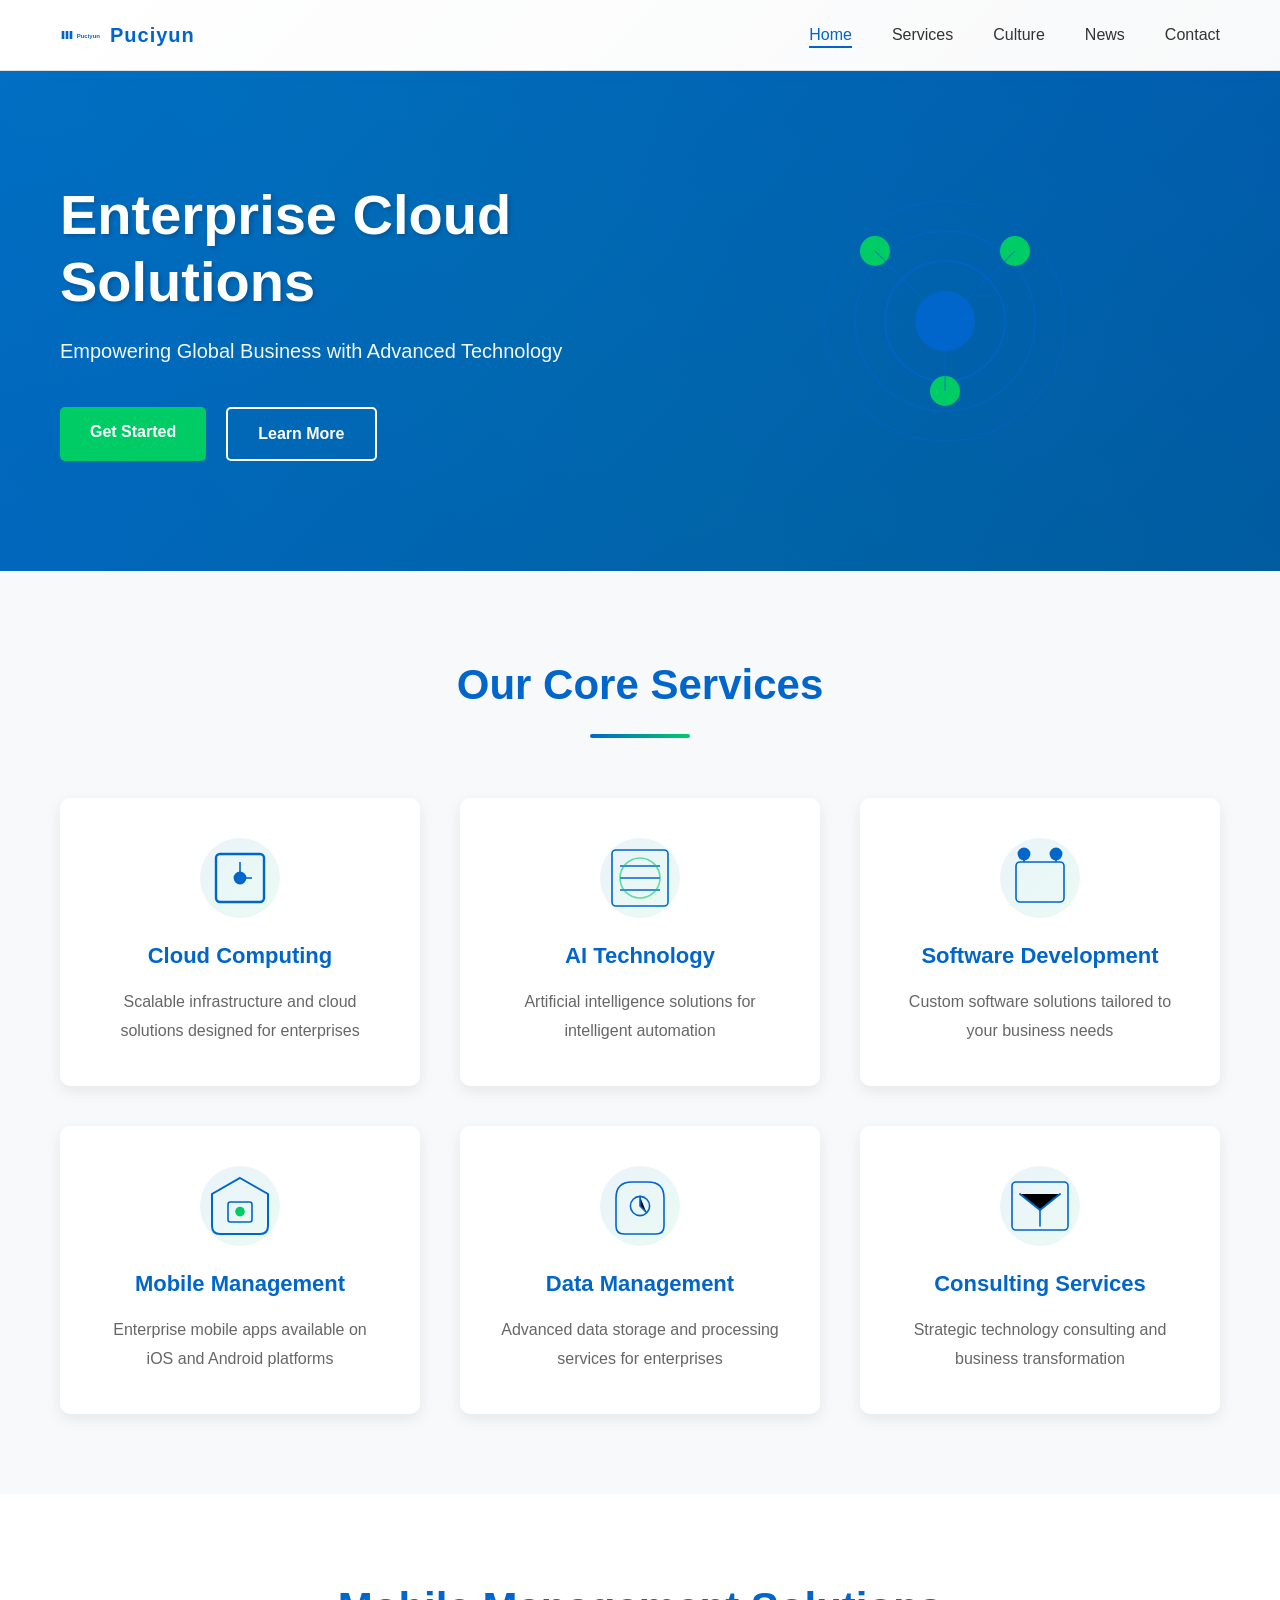
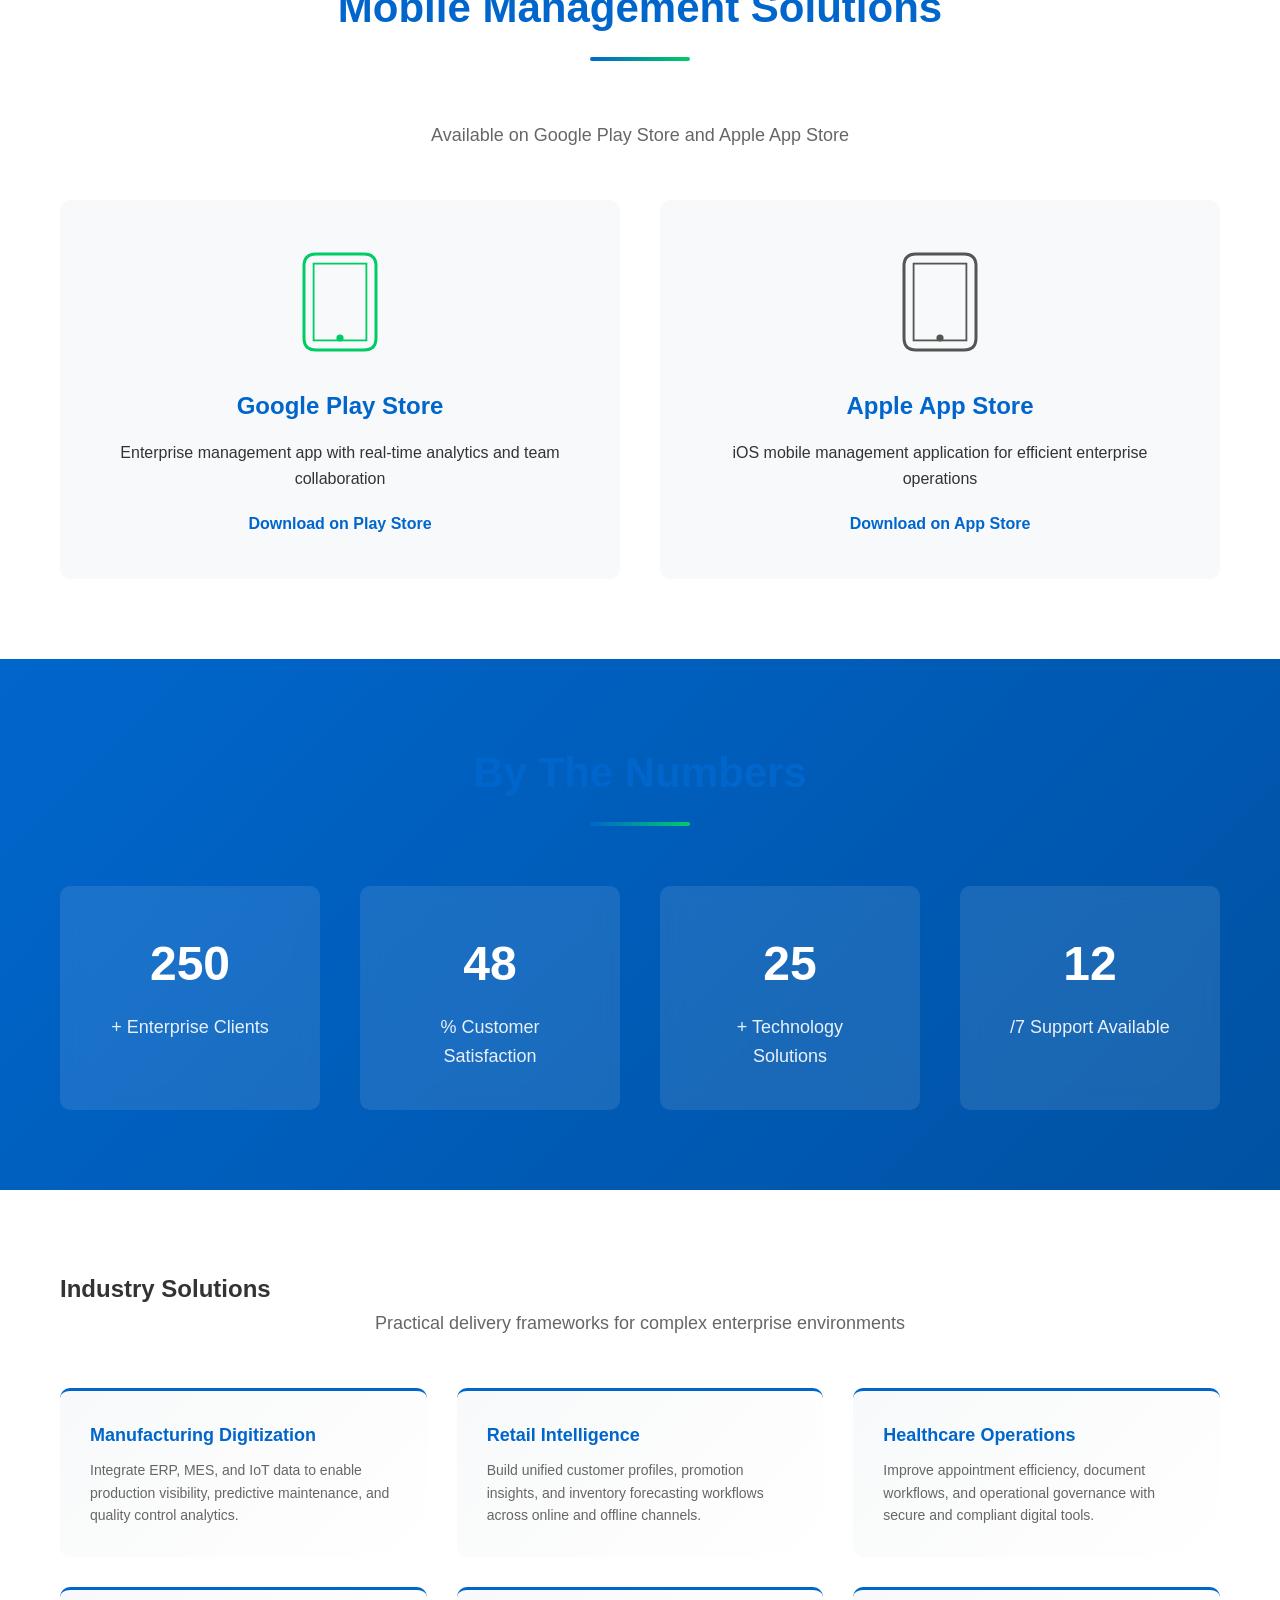
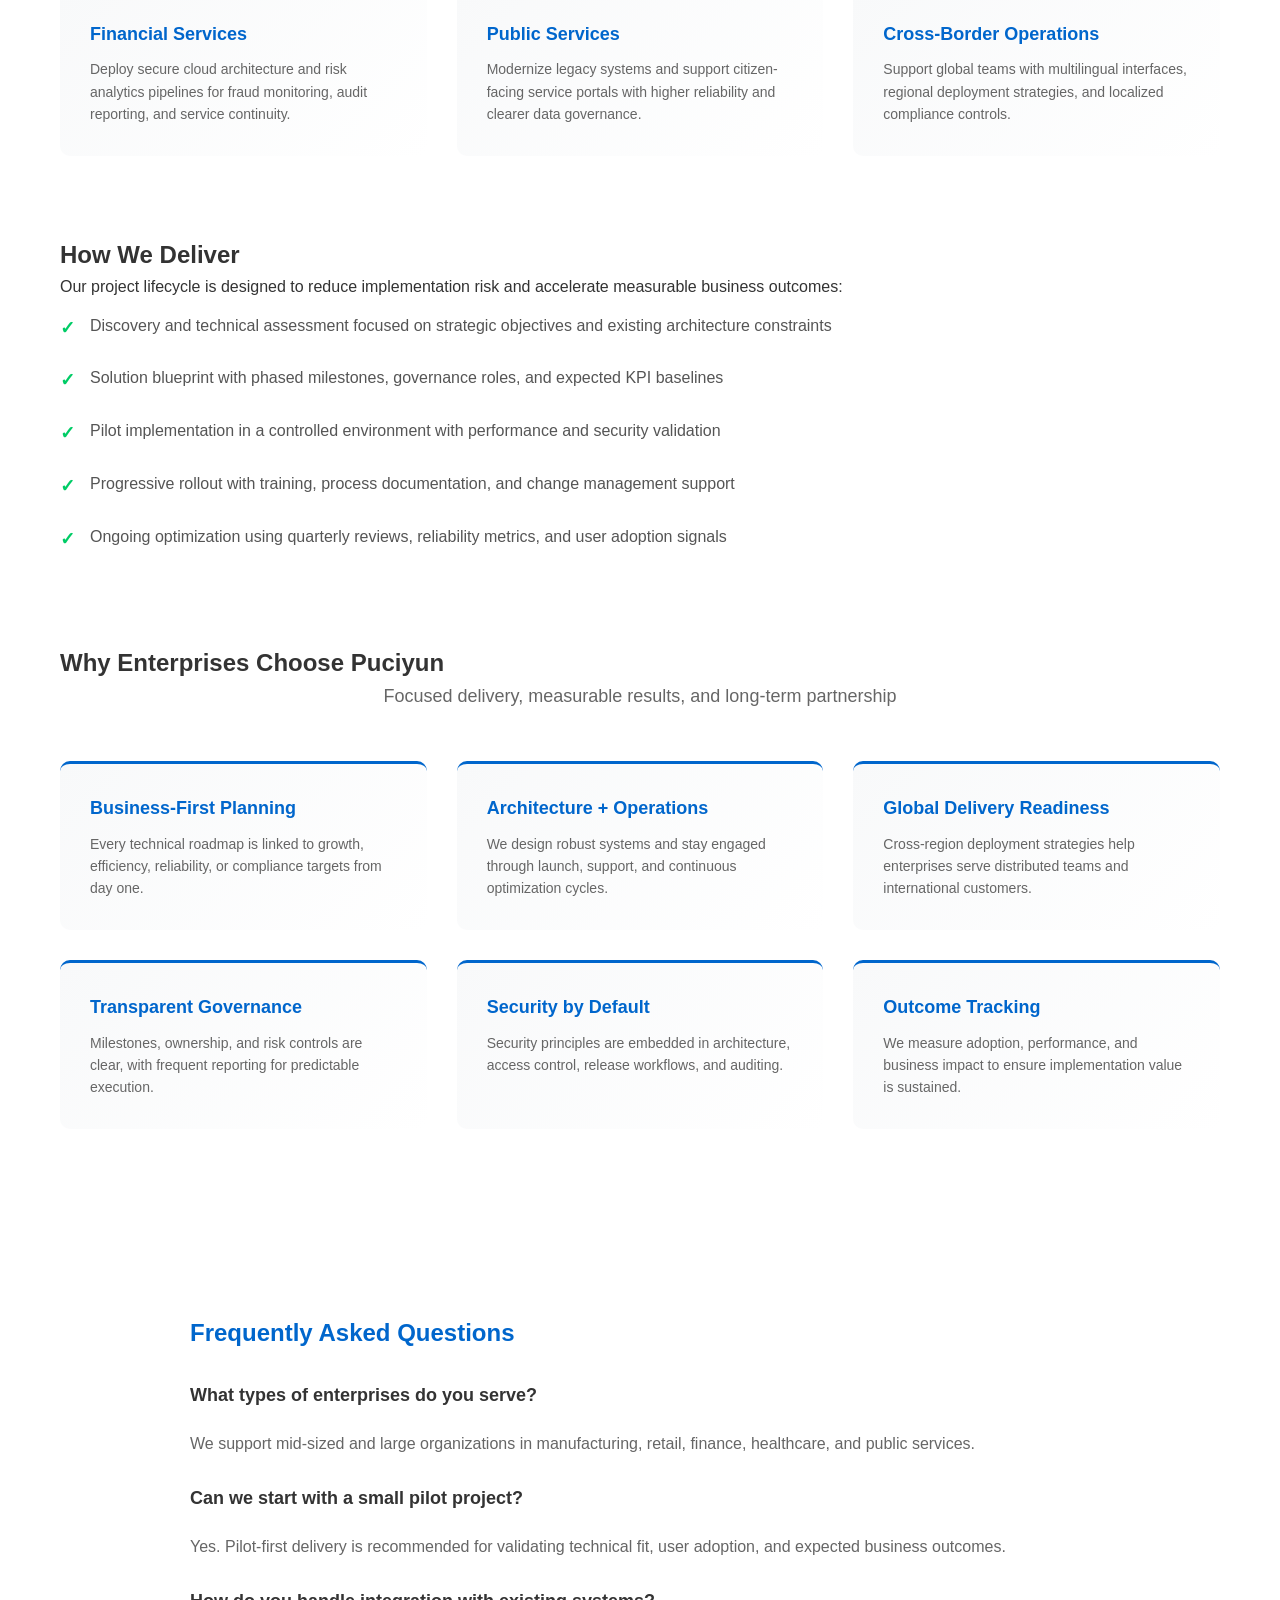
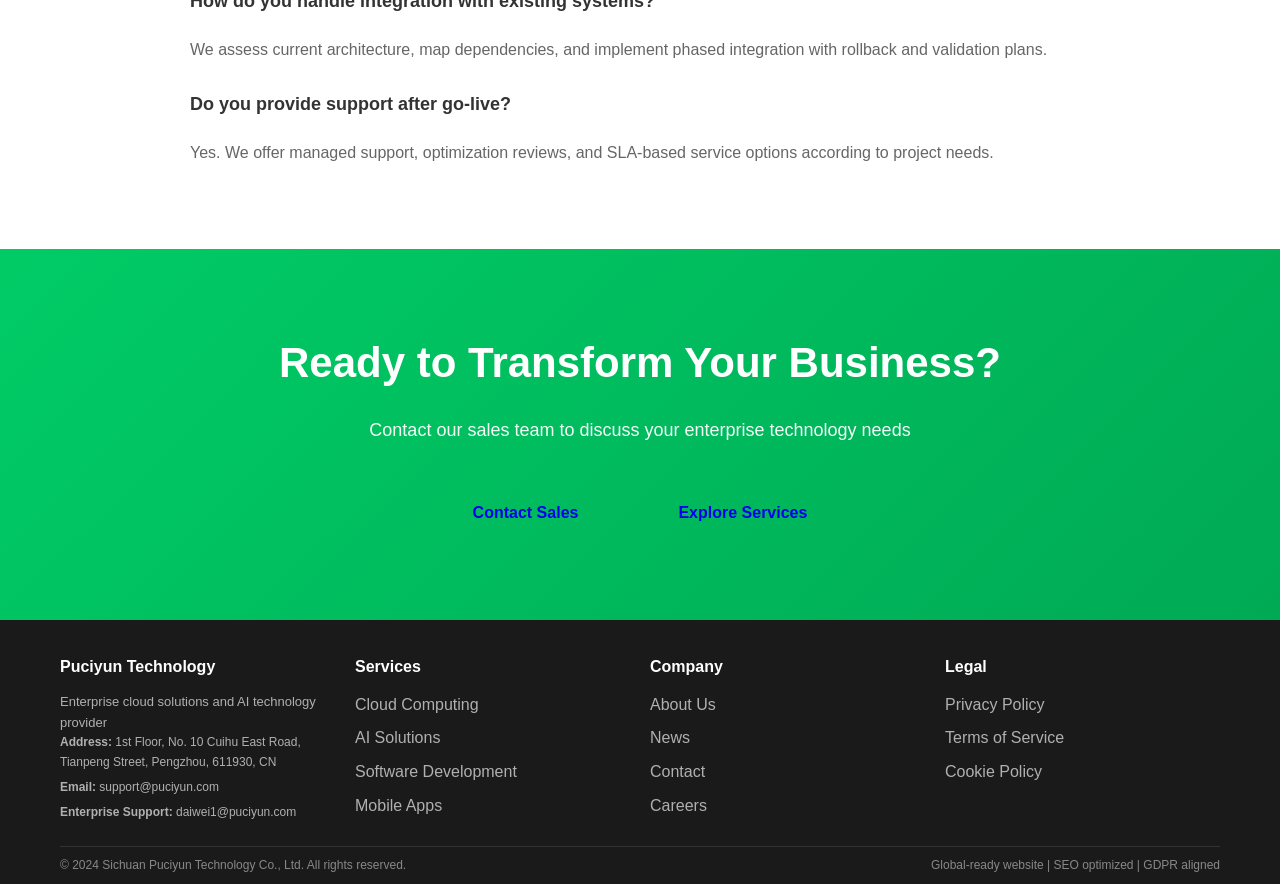
<file: index.html>
<!DOCTYPE html>
<html lang="en">
<head>
    <meta charset="UTF-8">
    <meta name="viewport" content="width=device-width, initial-scale=1.0">
    <meta name="description" content="Sichuan Puciyun Technology Co., Ltd - Cloud Computing, AI, and Enterprise Solutions for Global Markets">
    <meta name="keywords" content="cloud computing, AI technology, software development, enterprise solutions, mobile management app">
    <meta name="author" content="Sichuan Puciyun Technology Co., Ltd">
    <meta name="robots" content="index, follow">
    <meta property="og:title" content="Puciyun Technology - Enterprise Solutions">
    <meta property="og:description" content="Cloud Computing, AI, and Enterprise Technology Solutions">
    <meta property="og:type" content="website">
    <meta property="og:url" content="https://puciyun.com">
    <title>Puciyun Technology - Enterprise Cloud Solutions</title>
    <link rel="canonical" href="https://puciyun.com">
    <link rel="stylesheet" href="css/style.css">
    <link rel="icon" type="image/svg+xml" href="images/favicon.svg">
</head>
<body>
    <!-- Navigation Header -->
    <header class="header">
        <nav class="navbar">
            <div class="container">
                <div class="nav-wrapper">
                    <div class="logo-section">
                        <svg class="logo" viewBox="0 0 120 40" xmlns="http://www.w3.org/2000/svg">
                            <rect x="5" y="8" width="8" height="24" fill="#0066cc" rx="1"/>
                            <rect x="17" y="8" width="8" height="24" fill="#0066cc" rx="1"/>
                            <rect x="29" y="8" width="8" height="24" fill="#0066cc" rx="1"/>
                            <text x="50" y="28" font-size="18" font-weight="bold" fill="#0066cc" font-family="Arial, sans-serif">Puciyun</text>
                        </svg>
                        <span class="brand-name">Puciyun</span>
                    </div>
                    <button class="menu-toggle" id="menuToggle">
                        <span></span>
                        <span></span>
                        <span></span>
                    </button>
                    <ul class="nav-menu" id="navMenu">
                        <li><a href="index.html" class="active">Home</a></li>
                        <li><a href="pages/services.html">Services</a></li>
                        <li><a href="pages/culture.html">Culture</a></li>
                        <li><a href="pages/news.html">News</a></li>
                        <li><a href="pages/contact.html">Contact</a></li>
                    </ul>
                </div>
            </div>
        </nav>
    </header>

    <!-- Hero Section with Animation -->
    <section class="hero">
        <div class="hero-background">
            <div class="animated-gradient"></div>
        </div>
        <div class="container">
            <div class="hero-content">
                <h1 class="hero-title">Enterprise Cloud Solutions</h1>
                <p class="hero-subtitle">Empowering Global Business with Advanced Technology</p>
                <div class="hero-cta">
                    <a href="pages/contact.html" class="btn btn-primary">Get Started</a>
                    <a href="pages/services.html" class="btn btn-secondary">Learn More</a>
                </div>
            </div>
            <div class="hero-graphics">
                <svg class="hero-svg" viewBox="0 0 300 300" xmlns="http://www.w3.org/2000/svg">
                    <circle cx="150" cy="150" r="120" fill="none" stroke="#0066cc" stroke-width="2" opacity="0.3"/>
                    <circle cx="150" cy="150" r="90" fill="none" stroke="#0066cc" stroke-width="2" opacity="0.5"/>
                    <circle cx="150" cy="150" r="60" fill="none" stroke="#0066cc" stroke-width="2" opacity="0.7"/>
                    <circle cx="150" cy="150" r="30" fill="#0066cc"/>
                    <circle cx="80" cy="80" r="15" fill="#00cc66"/>
                    <circle cx="220" cy="80" r="15" fill="#00cc66"/>
                    <circle cx="150" cy="220" r="15" fill="#00cc66"/>
                    <line x1="150" y1="150" x2="80" y2="80" stroke="#0066cc" stroke-width="1.5" opacity="0.5"/>
                    <line x1="150" y1="150" x2="220" y2="80" stroke="#0066cc" stroke-width="1.5" opacity="0.5"/>
                    <line x1="150" y1="150" x2="150" y2="220" stroke="#0066cc" stroke-width="1.5" opacity="0.5"/>
                </svg>
            </div>
        </div>
    </section>

    <!-- Features Section -->
    <section class="features">
        <div class="container">
            <h2 class="section-title">Our Core Services</h2>
            <div class="features-grid">
                <div class="feature-card">
                    <div class="feature-icon">
                        <svg viewBox="0 0 100 100" xmlns="http://www.w3.org/2000/svg">
                            <rect x="20" y="20" width="60" height="60" fill="none" stroke="#0066cc" stroke-width="3" rx="5"/>
                            <circle cx="50" cy="50" r="8" fill="#0066cc"/>
                            <path d="M 50 50 L 50 30" stroke="#0066cc" stroke-width="2"/>
                            <path d="M 50 50 L 65 50" stroke="#0066cc" stroke-width="2"/>
                        </svg>
                    </div>
                    <h3>Cloud Computing</h3>
                    <p>Scalable infrastructure and cloud solutions designed for enterprises</p>
                </div>
                <div class="feature-card">
                    <div class="feature-icon">
                        <svg viewBox="0 0 100 100" xmlns="http://www.w3.org/2000/svg">
                            <rect x="15" y="15" width="70" height="70" fill="none" stroke="#0066cc" stroke-width="2" rx="5"/>
                            <path d="M 25 35 L 75 35" stroke="#0066cc" stroke-width="2"/>
                            <path d="M 25 50 L 75 50" stroke="#0066cc" stroke-width="2"/>
                            <path d="M 25 65 L 75 65" stroke="#0066cc" stroke-width="2"/>
                            <circle cx="50" cy="50" r="25" fill="none" stroke="#00cc66" stroke-width="2" opacity="0.6"/>
                        </svg>
                    </div>
                    <h3>AI Technology</h3>
                    <p>Artificial intelligence solutions for intelligent automation</p>
                </div>
                <div class="feature-card">
                    <div class="feature-icon">
                        <svg viewBox="0 0 100 100" xmlns="http://www.w3.org/2000/svg">
                            <rect x="20" y="30" width="60" height="50" fill="none" stroke="#0066cc" stroke-width="2" rx="5"/>
                            <circle cx="30" cy="20" r="8" fill="#0066cc"/>
                            <circle cx="70" cy="20" r="8" fill="#0066cc"/>
                            <path d="M 30 20 L 30 30" stroke="#0066cc" stroke-width="2"/>
                            <path d="M 70 20 L 70 30" stroke="#0066cc" stroke-width="2"/>
                        </svg>
                    </div>
                    <h3>Software Development</h3>
                    <p>Custom software solutions tailored to your business needs</p>
                </div>
                <div class="feature-card">
                    <div class="feature-icon">
                        <svg viewBox="0 0 100 100" xmlns="http://www.w3.org/2000/svg">
                            <path d="M 50 15 L 85 35 L 85 75 Q 85 85 75 85 L 25 85 Q 15 85 15 75 L 15 35 Z" fill="none" stroke="#0066cc" stroke-width="2.5"/>
                            <rect x="35" y="45" width="30" height="25" fill="none" stroke="#0066cc" stroke-width="2" rx="3"/>
                            <circle cx="50" cy="57" r="6" fill="#00cc66"/>
                        </svg>
                    </div>
                    <h3>Mobile Management</h3>
                    <p>Enterprise mobile apps available on iOS and Android platforms</p>
                </div>
                <div class="feature-card">
                    <div class="feature-icon">
                        <svg viewBox="0 0 100 100" xmlns="http://www.w3.org/2000/svg">
                            <g>
                                <path d="M 20 40 Q 20 20 40 20 L 60 20 Q 80 20 80 40 L 80 75 Q 80 85 70 85 L 30 85 Q 20 85 20 75 Z" fill="none" stroke="#0066cc" stroke-width="2"/>
                                <circle cx="50" cy="50" r="12" fill="none" stroke="#0066cc" stroke-width="2"/>
                                <path d="M 50 38 L 50 50 L 58 58" stroke="#0066cc" stroke-width="2" stroke-linecap="round"/>
                            </g>
                        </svg>
                    </div>
                    <h3>Data Management</h3>
                    <p>Advanced data storage and processing services for enterprises</p>
                </div>
                <div class="feature-card">
                    <div class="feature-icon">
                        <svg viewBox="0 0 100 100" xmlns="http://www.w3.org/2000/svg">
                            <rect x="15" y="20" width="70" height="60" fill="none" stroke="#0066cc" stroke-width="2" rx="5"/>
                            <path d="M 25 35 L 50 55 L 75 35" stroke="#0066cc" stroke-width="2.5" stroke-linecap="round" stroke-linejoin="round"/>
                            <path d="M 50 55 L 50 75" stroke="#0066cc" stroke-width="2" stroke-linecap="round"/>
                        </svg>
                    </div>
                    <h3>Consulting Services</h3>
                    <p>Strategic technology consulting and business transformation</p>
                </div>
            </div>
        </div>
    </section>

    <!-- Mobile App Section -->
    <section class="mobile-apps">
        <div class="container">
            <h2 class="section-title">Mobile Management Solutions</h2>
            <p class="section-subtitle">Available on Google Play Store and Apple App Store</p>
            <div class="app-showcase">
                <div class="app-card">
                    <div class="app-icon">
                        <svg viewBox="0 0 100 100" xmlns="http://www.w3.org/2000/svg">
                            <path d="M 30 10 L 70 10 Q 80 10 80 20 L 80 80 Q 80 90 70 90 L 30 90 Q 20 90 20 80 L 20 20 Q 20 10 30 10 Z" fill="none" stroke="#00cc66" stroke-width="2.5"/>
                            <rect x="28" y="18" width="44" height="64" fill="none" stroke="#00cc66" stroke-width="1.5"/>
                            <circle cx="50" cy="80" r="3" fill="#00cc66"/>
                        </svg>
                    </div>
                    <h3>Google Play Store</h3>
                    <p>Enterprise management app with real-time analytics and team collaboration</p>
                    <a href="#" class="app-link">Download on Play Store</a>
                </div>
                <div class="app-card">
                    <div class="app-icon">
                        <svg viewBox="0 0 100 100" xmlns="http://www.w3.org/2000/svg">
                            <path d="M 30 10 L 70 10 Q 80 10 80 20 L 80 80 Q 80 90 70 90 L 30 90 Q 20 90 20 80 L 20 20 Q 20 10 30 10 Z" fill="none" stroke="#555555" stroke-width="2.5"/>
                            <rect x="28" y="18" width="44" height="64" fill="none" stroke="#555555" stroke-width="1.5"/>
                            <circle cx="50" cy="80" r="3" fill="#555555"/>
                        </svg>
                    </div>
                    <h3>Apple App Store</h3>
                    <p>iOS mobile management application for efficient enterprise operations</p>
                    <a href="#" class="app-link">Download on App Store</a>
                </div>
            </div>
        </div>
    </section>

    <!-- Statistics Section -->
    <section class="statistics">
        <div class="container">
            <h2 class="section-title">By The Numbers</h2>
            <div class="stats-grid">
                <div class="stat-item">
                    <div class="stat-number" data-target="500">0</div>
                    <div class="stat-label">+ Enterprise Clients</div>
                </div>
                <div class="stat-item">
                    <div class="stat-number" data-target="98">0</div>
                    <div class="stat-label">% Customer Satisfaction</div>
                </div>
                <div class="stat-item">
                    <div class="stat-number" data-target="50">0</div>
                    <div class="stat-label">+ Technology Solutions</div>
                </div>
                <div class="stat-item">
                    <div class="stat-number" data-target="24">0</div>
                    <div class="stat-label">/7 Support Available</div>
                </div>
            </div>
        </div>
    </section>

    <!-- Industry Solutions Section -->
    <section class="services-list">
        <div class="container">
            <h2>Industry Solutions</h2>
            <p class="section-subtitle">Practical delivery frameworks for complex enterprise environments</p>
            <div class="services-grid">
                <div class="service-item">
                    <h3>Manufacturing Digitization</h3>
                    <p>Integrate ERP, MES, and IoT data to enable production visibility, predictive maintenance, and quality control analytics.</p>
                </div>
                <div class="service-item">
                    <h3>Retail Intelligence</h3>
                    <p>Build unified customer profiles, promotion insights, and inventory forecasting workflows across online and offline channels.</p>
                </div>
                <div class="service-item">
                    <h3>Healthcare Operations</h3>
                    <p>Improve appointment efficiency, document workflows, and operational governance with secure and compliant digital tools.</p>
                </div>
                <div class="service-item">
                    <h3>Financial Services</h3>
                    <p>Deploy secure cloud architecture and risk analytics pipelines for fraud monitoring, audit reporting, and service continuity.</p>
                </div>
                <div class="service-item">
                    <h3>Public Services</h3>
                    <p>Modernize legacy systems and support citizen-facing service portals with higher reliability and clearer data governance.</p>
                </div>
                <div class="service-item">
                    <h3>Cross-Border Operations</h3>
                    <p>Support global teams with multilingual interfaces, regional deployment strategies, and localized compliance controls.</p>
                </div>
            </div>
        </div>
    </section>

    <!-- Delivery Approach Section -->
    <section class="culture-section alternate">
        <div class="container">
            <h2>How We Deliver</h2>
            <p>Our project lifecycle is designed to reduce implementation risk and accelerate measurable business outcomes:</p>
            <ul class="service-list">
                <li>Discovery and technical assessment focused on strategic objectives and existing architecture constraints</li>
                <li>Solution blueprint with phased milestones, governance roles, and expected KPI baselines</li>
                <li>Pilot implementation in a controlled environment with performance and security validation</li>
                <li>Progressive rollout with training, process documentation, and change management support</li>
                <li>Ongoing optimization using quarterly reviews, reliability metrics, and user adoption signals</li>
            </ul>
        </div>
    </section>

    <!-- Why Choose Us Section -->
    <section class="services-list">
        <div class="container">
            <h2>Why Enterprises Choose Puciyun</h2>
            <p class="section-subtitle">Focused delivery, measurable results, and long-term partnership</p>
            <div class="services-grid">
                <div class="service-item">
                    <h3>Business-First Planning</h3>
                    <p>Every technical roadmap is linked to growth, efficiency, reliability, or compliance targets from day one.</p>
                </div>
                <div class="service-item">
                    <h3>Architecture + Operations</h3>
                    <p>We design robust systems and stay engaged through launch, support, and continuous optimization cycles.</p>
                </div>
                <div class="service-item">
                    <h3>Global Delivery Readiness</h3>
                    <p>Cross-region deployment strategies help enterprises serve distributed teams and international customers.</p>
                </div>
                <div class="service-item">
                    <h3>Transparent Governance</h3>
                    <p>Milestones, ownership, and risk controls are clear, with frequent reporting for predictable execution.</p>
                </div>
                <div class="service-item">
                    <h3>Security by Default</h3>
                    <p>Security principles are embedded in architecture, access control, release workflows, and auditing.</p>
                </div>
                <div class="service-item">
                    <h3>Outcome Tracking</h3>
                    <p>We measure adoption, performance, and business impact to ensure implementation value is sustained.</p>
                </div>
            </div>
        </div>
    </section>

    <!-- Homepage FAQ -->
    <section class="policy-section">
        <div class="container">
            <div class="policy-content">
                <h2>Frequently Asked Questions</h2>
                <h3>What types of enterprises do you serve?</h3>
                <p>We support mid-sized and large organizations in manufacturing, retail, finance, healthcare, and public services.</p>

                <h3>Can we start with a small pilot project?</h3>
                <p>Yes. Pilot-first delivery is recommended for validating technical fit, user adoption, and expected business outcomes.</p>

                <h3>How do you handle integration with existing systems?</h3>
                <p>We assess current architecture, map dependencies, and implement phased integration with rollback and validation plans.</p>

                <h3>Do you provide support after go-live?</h3>
                <p>Yes. We offer managed support, optimization reviews, and SLA-based service options according to project needs.</p>
            </div>
        </div>
    </section>

    <!-- Call To Action Section -->
    <section class="cta-section">
        <div class="container">
            <div class="cta-content">
                <h2>Ready to Transform Your Business?</h2>
                <p>Contact our sales team to discuss your enterprise technology needs</p>
                <div class="cta-buttons">
                    <a href="pages/contact.html" class="btn btn-primary-large">Contact Sales</a>
                    <a href="pages/services.html" class="btn btn-secondary-large">Explore Services</a>
                </div>
            </div>
        </div>
    </section>

    <!-- Footer -->
    <footer class="footer">
        <div class="container">
            <div class="footer-content">
                <div class="footer-section">
                    <h4>Puciyun Technology</h4>
                    <p>Enterprise cloud solutions and AI technology provider</p>
                    <div class="contact-info">
                        <p><strong>Address:</strong> 1st Floor, No. 10 Cuihu East Road, Tianpeng Street, Pengzhou, 611930, CN</p>
                        <p><strong>Email:</strong> support@puciyun.com</p>
                        <p><strong>Enterprise Support:</strong> daiwei1@puciyun.com</p>
                    </div>
                </div>
                <div class="footer-section">
                    <h4>Services</h4>
                    <ul>
                        <li><a href="pages/services.html#cloud">Cloud Computing</a></li>
                        <li><a href="pages/services.html#ai">AI Solutions</a></li>
                        <li><a href="pages/services.html#software">Software Development</a></li>
                        <li><a href="pages/services.html#mobile">Mobile Apps</a></li>
                    </ul>
                </div>
                <div class="footer-section">
                    <h4>Company</h4>
                    <ul>
                        <li><a href="pages/culture.html">About Us</a></li>
                        <li><a href="pages/news.html">News</a></li>
                        <li><a href="pages/contact.html">Contact</a></li>
                        <li><a href="pages/careers.html">Careers</a></li>
                    </ul>
                </div>
                <div class="footer-section">
                    <h4>Legal</h4>
                    <ul>
                        <li><a href="pages/privacy.html">Privacy Policy</a></li>
                        <li><a href="pages/terms.html">Terms of Service</a></li>
                        <li><a href="pages/cookies.html">Cookie Policy</a></li>
                    </ul>
                </div>
            </div>
            <div class="footer-bottom">
                <p>&copy; 2024 Sichuan Puciyun Technology Co., Ltd. All rights reserved.</p>
                <p>Global-ready website | SEO optimized | GDPR aligned</p>
            </div>
        </div>
    </footer>

    <script src="js/main.js"></script>
    <script src="js/animations.js"></script>
</body>
</html>
</file>
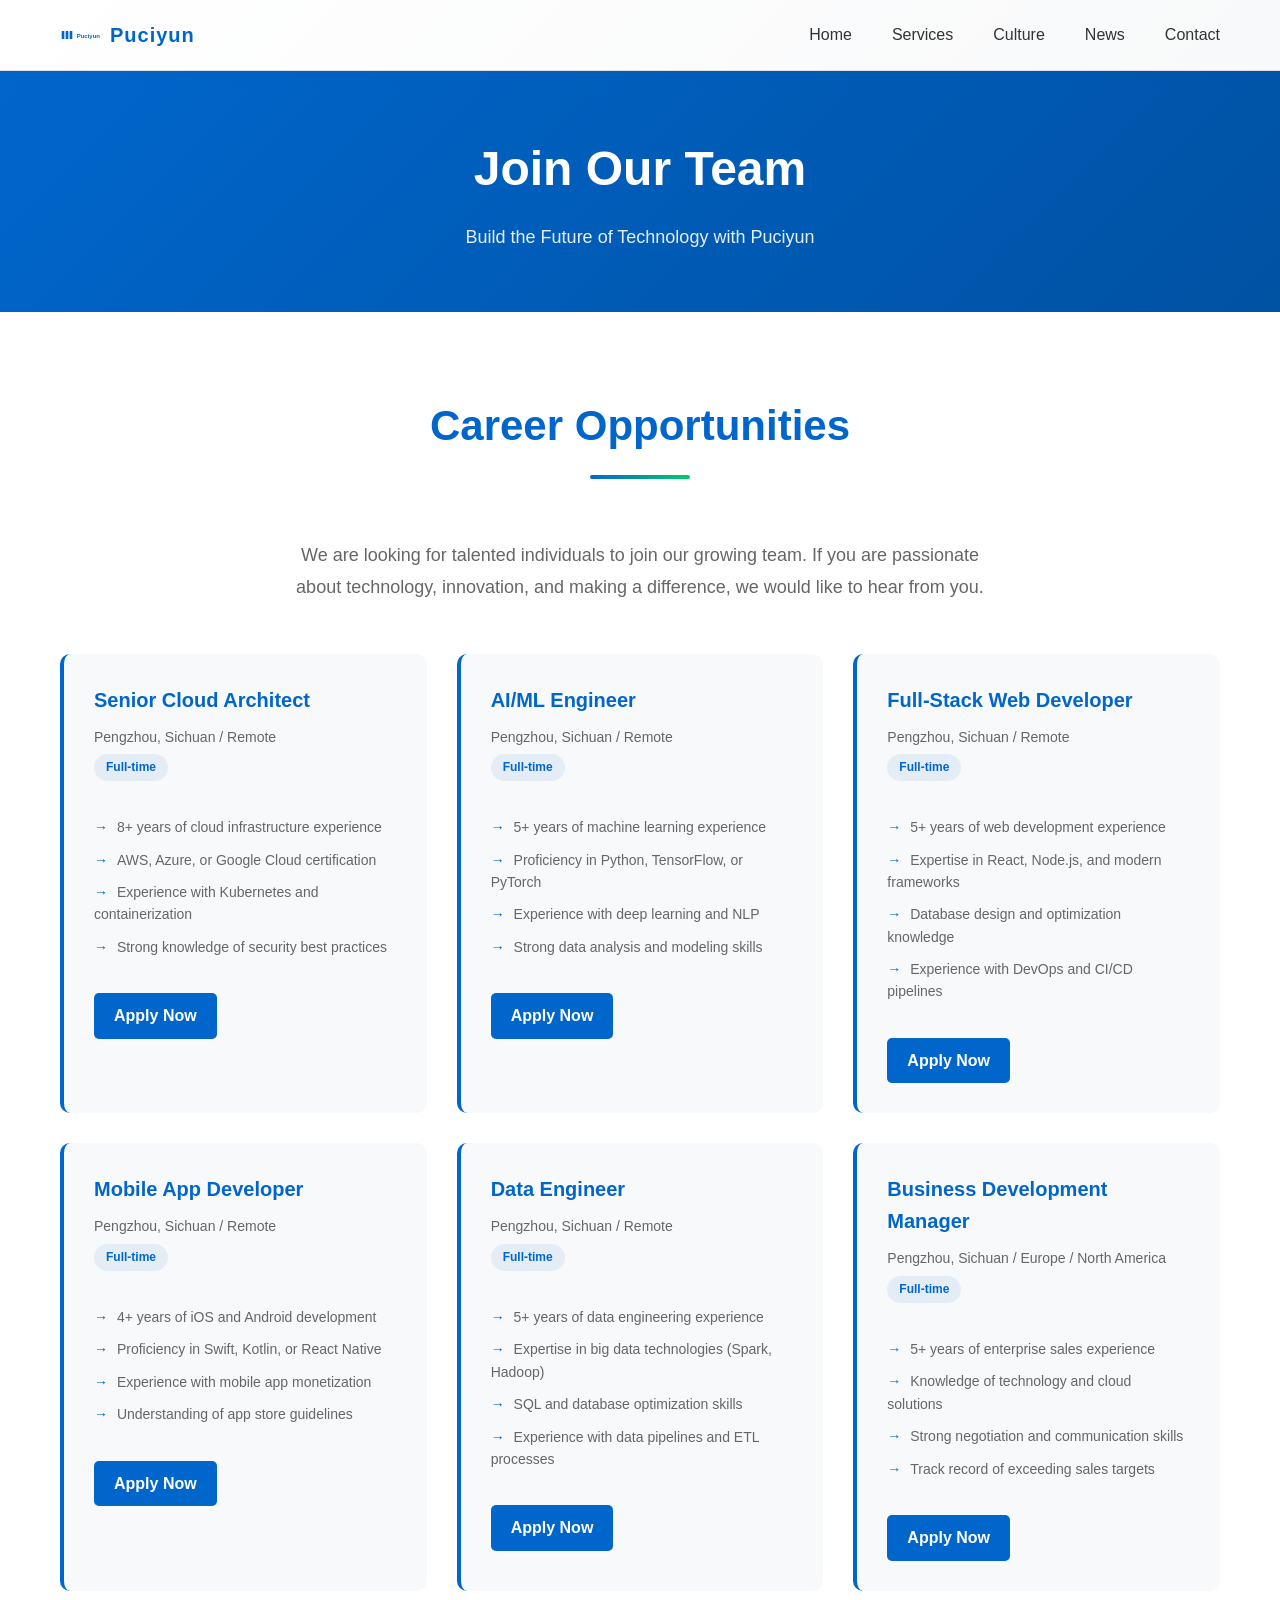
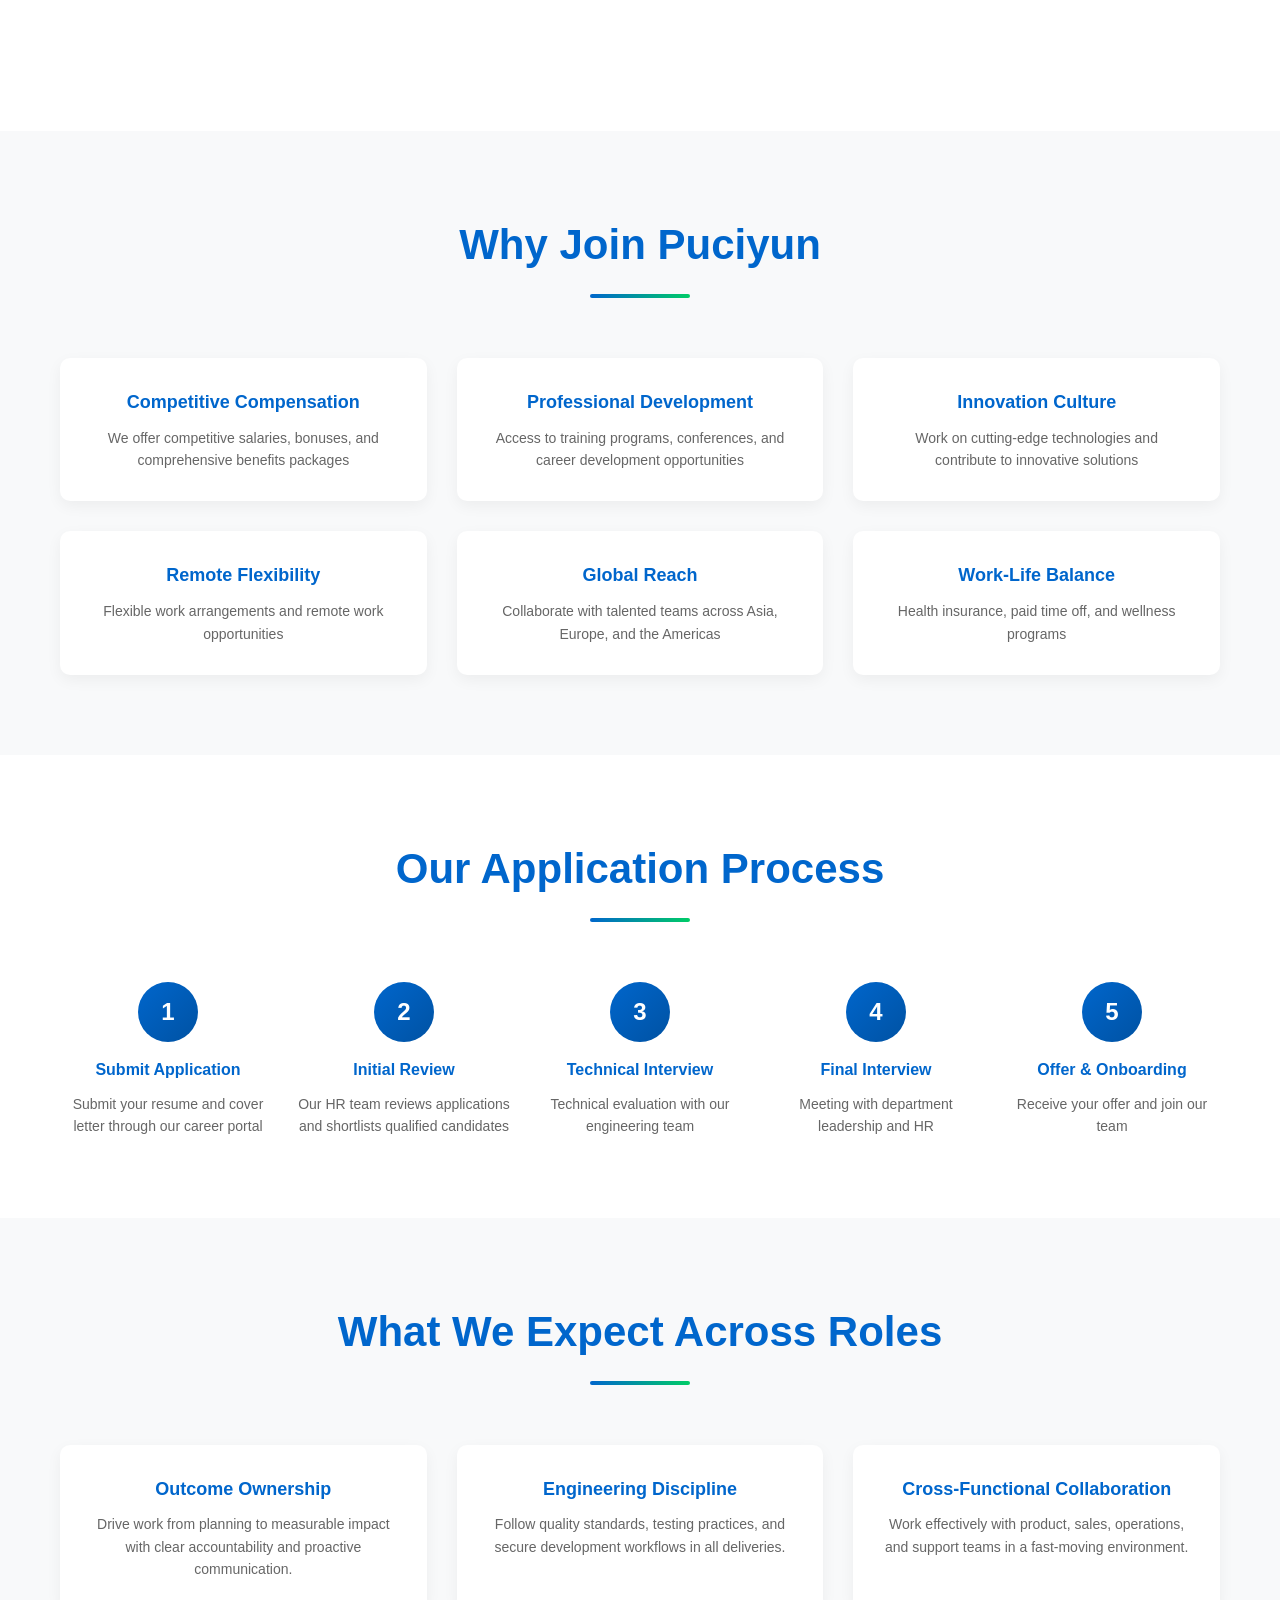
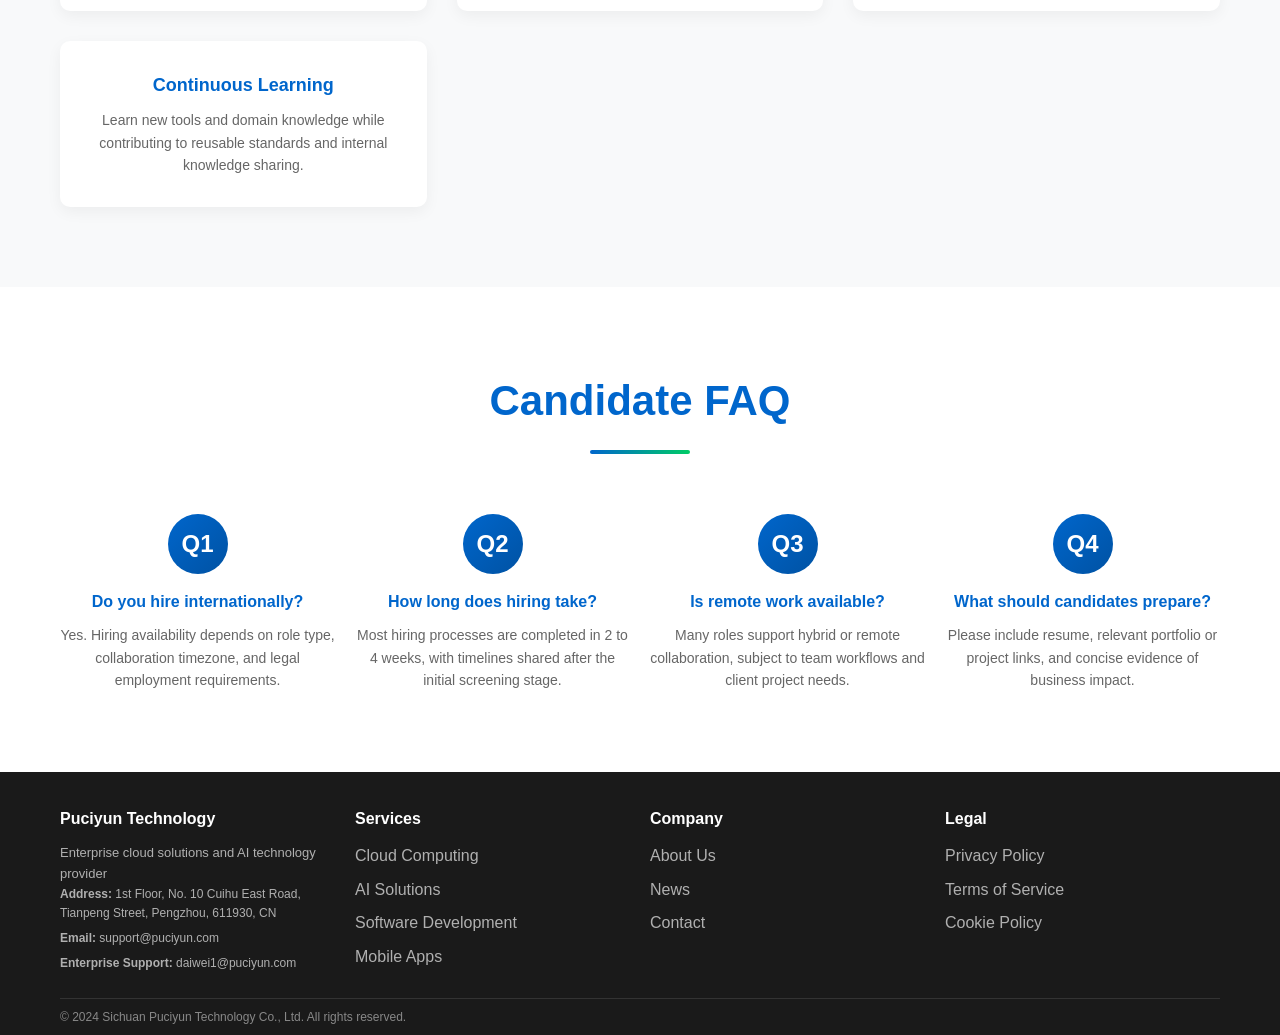
<file: pages/careers.html>
<!DOCTYPE html>
<html lang="en">
<head>
    <meta charset="UTF-8">
    <meta name="viewport" content="width=device-width, initial-scale=1.0">
    <meta name="description" content="Careers - Join Puciyun Technology Team">
    <meta name="robots" content="index, follow">
    <title>Careers - Puciyun Technology</title>
    <link rel="canonical" href="https://puciyun.com/pages/careers.html">
    <link rel="stylesheet" href="../css/style.css">
</head>
<body>
    <!-- Navigation Header -->
    <header class="header">
        <nav class="navbar">
            <div class="container">
                <div class="nav-wrapper">
                    <div class="logo-section">
                        <svg class="logo" viewBox="0 0 120 40" xmlns="http://www.w3.org/2000/svg">
                            <rect x="5" y="8" width="8" height="24" fill="#0066cc" rx="1"/>
                            <rect x="17" y="8" width="8" height="24" fill="#0066cc" rx="1"/>
                            <rect x="29" y="8" width="8" height="24" fill="#0066cc" rx="1"/>
                            <text x="50" y="28" font-size="18" font-weight="bold" fill="#0066cc" font-family="Arial, sans-serif">Puciyun</text>
                        </svg>
                        <span class="brand-name">Puciyun</span>
                    </div>
                    <button class="menu-toggle" id="menuToggle">
                        <span></span>
                        <span></span>
                        <span></span>
                    </button>
                    <ul class="nav-menu" id="navMenu">
                        <li><a href="../index.html">Home</a></li>
                        <li><a href="services.html">Services</a></li>
                        <li><a href="culture.html">Culture</a></li>
                        <li><a href="news.html">News</a></li>
                        <li><a href="contact.html">Contact</a></li>
                    </ul>
                </div>
            </div>
        </nav>
    </header>

    <!-- Page Header -->
    <section class="page-header">
        <div class="container">
            <h1>Join Our Team</h1>
            <p>Build the Future of Technology with Puciyun</p>
        </div>
    </section>

    <!-- Careers Section -->
    <section class="careers-section">
        <div class="container">
            <h2 class="section-title">Career Opportunities</h2>
            <div class="careers-intro">
                <p>We are looking for talented individuals to join our growing team. If you are passionate about technology, innovation, and making a difference, we would like to hear from you.</p>
            </div>

            <!-- Job Listings -->
            <div class="jobs-grid">
                <div class="job-card">
                    <h3>Senior Cloud Architect</h3>
                    <p class="job-location">Pengzhou, Sichuan / Remote</p>
                    <p class="job-type">Full-time</p>
                    <ul class="job-requirements">
                        <li>8+ years of cloud infrastructure experience</li>
                        <li>AWS, Azure, or Google Cloud certification</li>
                        <li>Experience with Kubernetes and containerization</li>
                        <li>Strong knowledge of security best practices</li>
                    </ul>
                    <a href="contact.html?subject=Senior%20Cloud%20Architect" class="apply-btn">Apply Now</a>
                </div>

                <div class="job-card">
                    <h3>AI/ML Engineer</h3>
                    <p class="job-location">Pengzhou, Sichuan / Remote</p>
                    <p class="job-type">Full-time</p>
                    <ul class="job-requirements">
                        <li>5+ years of machine learning experience</li>
                        <li>Proficiency in Python, TensorFlow, or PyTorch</li>
                        <li>Experience with deep learning and NLP</li>
                        <li>Strong data analysis and modeling skills</li>
                    </ul>
                    <a href="contact.html?subject=AI%2FML%20Engineer" class="apply-btn">Apply Now</a>
                </div>

                <div class="job-card">
                    <h3>Full-Stack Web Developer</h3>
                    <p class="job-location">Pengzhou, Sichuan / Remote</p>
                    <p class="job-type">Full-time</p>
                    <ul class="job-requirements">
                        <li>5+ years of web development experience</li>
                        <li>Expertise in React, Node.js, and modern frameworks</li>
                        <li>Database design and optimization knowledge</li>
                        <li>Experience with DevOps and CI/CD pipelines</li>
                    </ul>
                    <a href="contact.html?subject=Full-Stack%20Web%20Developer" class="apply-btn">Apply Now</a>
                </div>

                <div class="job-card">
                    <h3>Mobile App Developer</h3>
                    <p class="job-location">Pengzhou, Sichuan / Remote</p>
                    <p class="job-type">Full-time</p>
                    <ul class="job-requirements">
                        <li>4+ years of iOS and Android development</li>
                        <li>Proficiency in Swift, Kotlin, or React Native</li>
                        <li>Experience with mobile app monetization</li>
                        <li>Understanding of app store guidelines</li>
                    </ul>
                    <a href="contact.html?subject=Mobile%20App%20Developer" class="apply-btn">Apply Now</a>
                </div>

                <div class="job-card">
                    <h3>Data Engineer</h3>
                    <p class="job-location">Pengzhou, Sichuan / Remote</p>
                    <p class="job-type">Full-time</p>
                    <ul class="job-requirements">
                        <li>5+ years of data engineering experience</li>
                        <li>Expertise in big data technologies (Spark, Hadoop)</li>
                        <li>SQL and database optimization skills</li>
                        <li>Experience with data pipelines and ETL processes</li>
                    </ul>
                    <a href="contact.html?subject=Data%20Engineer" class="apply-btn">Apply Now</a>
                </div>

                <div class="job-card">
                    <h3>Business Development Manager</h3>
                    <p class="job-location">Pengzhou, Sichuan / Europe / North America</p>
                    <p class="job-type">Full-time</p>
                    <ul class="job-requirements">
                        <li>5+ years of enterprise sales experience</li>
                        <li>Knowledge of technology and cloud solutions</li>
                        <li>Strong negotiation and communication skills</li>
                        <li>Track record of exceeding sales targets</li>
                    </ul>
                    <a href="contact.html?subject=Business%20Development%20Manager" class="apply-btn">Apply Now</a>
                </div>
            </div>
        </div>
    </section>

    <!-- Why Join Section -->
    <section class="why-join">
        <div class="container">
            <h2 class="section-title">Why Join Puciyun</h2>
            <div class="benefits-grid">
                <div class="benefit-card">
                    <h3>Competitive Compensation</h3>
                    <p>We offer competitive salaries, bonuses, and comprehensive benefits packages</p>
                </div>
                <div class="benefit-card">
                    <h3>Professional Development</h3>
                    <p>Access to training programs, conferences, and career development opportunities</p>
                </div>
                <div class="benefit-card">
                    <h3>Innovation Culture</h3>
                    <p>Work on cutting-edge technologies and contribute to innovative solutions</p>
                </div>
                <div class="benefit-card">
                    <h3>Remote Flexibility</h3>
                    <p>Flexible work arrangements and remote work opportunities</p>
                </div>
                <div class="benefit-card">
                    <h3>Global Reach</h3>
                    <p>Collaborate with talented teams across Asia, Europe, and the Americas</p>
                </div>
                <div class="benefit-card">
                    <h3>Work-Life Balance</h3>
                    <p>Health insurance, paid time off, and wellness programs</p>
                </div>
            </div>
        </div>
    </section>

    <!-- Application Process -->
    <section class="application-process">
        <div class="container">
            <h2 class="section-title">Our Application Process</h2>
            <div class="process-steps">
                <div class="step">
                    <div class="step-number">1</div>
                    <h3>Submit Application</h3>
                    <p>Submit your resume and cover letter through our career portal</p>
                </div>
                <div class="step">
                    <div class="step-number">2</div>
                    <h3>Initial Review</h3>
                    <p>Our HR team reviews applications and shortlists qualified candidates</p>
                </div>
                <div class="step">
                    <div class="step-number">3</div>
                    <h3>Technical Interview</h3>
                    <p>Technical evaluation with our engineering team</p>
                </div>
                <div class="step">
                    <div class="step-number">4</div>
                    <h3>Final Interview</h3>
                    <p>Meeting with department leadership and HR</p>
                </div>
                <div class="step">
                    <div class="step-number">5</div>
                    <h3>Offer & Onboarding</h3>
                    <p>Receive your offer and join our team</p>
                </div>
            </div>
        </div>
    </section>

    <!-- Role Expectations -->
    <section class="why-join">
        <div class="container">
            <h2 class="section-title">What We Expect Across Roles</h2>
            <div class="benefits-grid">
                <div class="benefit-card">
                    <h3>Outcome Ownership</h3>
                    <p>Drive work from planning to measurable impact with clear accountability and proactive communication.</p>
                </div>
                <div class="benefit-card">
                    <h3>Engineering Discipline</h3>
                    <p>Follow quality standards, testing practices, and secure development workflows in all deliveries.</p>
                </div>
                <div class="benefit-card">
                    <h3>Cross-Functional Collaboration</h3>
                    <p>Work effectively with product, sales, operations, and support teams in a fast-moving environment.</p>
                </div>
                <div class="benefit-card">
                    <h3>Continuous Learning</h3>
                    <p>Learn new tools and domain knowledge while contributing to reusable standards and internal knowledge sharing.</p>
                </div>
            </div>
        </div>
    </section>

    <!-- Candidate FAQ -->
    <section class="application-process">
        <div class="container">
            <h2 class="section-title">Candidate FAQ</h2>
            <div class="process-steps">
                <div class="step">
                    <div class="step-number">Q1</div>
                    <h3>Do you hire internationally?</h3>
                    <p>Yes. Hiring availability depends on role type, collaboration timezone, and legal employment requirements.</p>
                </div>
                <div class="step">
                    <div class="step-number">Q2</div>
                    <h3>How long does hiring take?</h3>
                    <p>Most hiring processes are completed in 2 to 4 weeks, with timelines shared after the initial screening stage.</p>
                </div>
                <div class="step">
                    <div class="step-number">Q3</div>
                    <h3>Is remote work available?</h3>
                    <p>Many roles support hybrid or remote collaboration, subject to team workflows and client project needs.</p>
                </div>
                <div class="step">
                    <div class="step-number">Q4</div>
                    <h3>What should candidates prepare?</h3>
                    <p>Please include resume, relevant portfolio or project links, and concise evidence of business impact.</p>
                </div>
            </div>
        </div>
    </section>

    <!-- Footer -->
    <footer class="footer">
        <div class="container">
            <div class="footer-content">
                <div class="footer-section">
                    <h4>Puciyun Technology</h4>
                    <p>Enterprise cloud solutions and AI technology provider</p>
                    <div class="contact-info">
                        <p><strong>Address:</strong> 1st Floor, No. 10 Cuihu East Road, Tianpeng Street, Pengzhou, 611930, CN</p>
                        <p><strong>Email:</strong> support@puciyun.com</p>
                        <p><strong>Enterprise Support:</strong> daiwei1@puciyun.com</p>
                    </div>
                </div>
                <div class="footer-section">
                    <h4>Services</h4>
                    <ul>
                        <li><a href="services.html#cloud">Cloud Computing</a></li>
                        <li><a href="services.html#ai">AI Solutions</a></li>
                        <li><a href="services.html#software">Software Development</a></li>
                        <li><a href="services.html#mobile">Mobile Apps</a></li>
                    </ul>
                </div>
                <div class="footer-section">
                    <h4>Company</h4>
                    <ul>
                        <li><a href="culture.html">About Us</a></li>
                        <li><a href="news.html">News</a></li>
                        <li><a href="contact.html">Contact</a></li>
                    </ul>
                </div>
                <div class="footer-section">
                    <h4>Legal</h4>
                    <ul>
                        <li><a href="privacy.html">Privacy Policy</a></li>
                        <li><a href="terms.html">Terms of Service</a></li>
                        <li><a href="cookies.html">Cookie Policy</a></li>
                    </ul>
                </div>
            </div>
            <div class="footer-bottom">
                <p>&copy; 2024 Sichuan Puciyun Technology Co., Ltd. All rights reserved.</p>
            </div>
        </div>
    </footer>

    <style>
        .careers-section {
            padding: 80px 0;
            background-color: white;
        }

        .careers-intro {
            text-align: center;
            max-width: 700px;
            margin: 0 auto 50px;
            font-size: 18px;
            color: #666;
            line-height: 1.8;
        }

        .jobs-grid {
            display: grid;
            grid-template-columns: repeat(auto-fill, minmax(330px, 1fr));
            gap: 30px;
            margin-bottom: 60px;
        }

        .job-card {
            background: #f8f9fa;
            padding: 30px;
            border-radius: 10px;
            border-left: 4px solid #0066cc;
            transition: all 0.3s ease;
        }

        .job-card:hover {
            box-shadow: 0 10px 30px rgba(0, 102, 204, 0.15);
            transform: translateY(-5px);
        }

        .job-card h3 {
            font-size: 20px;
            font-weight: bold;
            color: #0066cc;
            margin-bottom: 10px;
        }

        .job-location {
            color: #666;
            font-size: 14px;
            margin-bottom: 5px;
        }

        .job-type {
            display: inline-block;
            background: #0066cc15;
            color: #0066cc;
            padding: 4px 12px;
            border-radius: 20px;
            font-size: 12px;
            font-weight: 600;
            margin-bottom: 15px;
        }

        .job-requirements {
            list-style: none;
            margin: 15px 0;
        }

        .job-requirements li {
            padding: 5px 0;
            color: #666;
            font-size: 14px;
        }

        .job-requirements li::before {
            content: '→ ';
            color: #0066cc;
            font-weight: bold;
            margin-right: 5px;
        }

        .apply-btn {
            display: inline-block;
            background: #0066cc;
            color: white;
            padding: 10px 20px;
            border-radius: 5px;
            text-decoration: none;
            font-weight: 600;
            transition: all 0.3s ease;
            margin-top: 15px;
        }

        .apply-btn:hover {
            background: #0052a3;
            transform: translateY(-2px);
        }

        .why-join {
            padding: 80px 0;
            background-color: #f8f9fa;
        }

        .benefits-grid {
            display: grid;
            grid-template-columns: repeat(auto-fit, minmax(300px, 1fr));
            gap: 30px;
        }

        .benefit-card {
            background: white;
            padding: 30px;
            border-radius: 10px;
            text-align: center;
            box-shadow: 0 5px 15px rgba(0, 0, 0, 0.05);
        }

        .benefit-card h3 {
            font-size: 18px;
            font-weight: bold;
            color: #0066cc;
            margin-bottom: 10px;
        }

        .benefit-card p {
            color: #666;
            font-size: 14px;
            line-height: 1.6;
        }

        .application-process {
            padding: 80px 0;
            background-color: white;
        }

        .process-steps {
            display: grid;
            grid-template-columns: repeat(auto-fit, minmax(200px, 1fr));
            gap: 20px;
        }

        .step {
            text-align: center;
            position: relative;
        }

        .step-number {
            width: 60px;
            height: 60px;
            background: linear-gradient(135deg, #0066cc, #0052a3);
            color: white;
            border-radius: 50%;
            display: flex;
            align-items: center;
            justify-content: center;
            font-size: 24px;
            font-weight: bold;
            margin: 0 auto 15px;
        }

        .step h3 {
            font-size: 16px;
            font-weight: bold;
            color: #0066cc;
            margin-bottom: 10px;
        }

        .step p {
            color: #666;
            font-size: 14px;
            line-height: 1.6;
        }
    </style>

    <script src="../js/main.js"></script>
    <script src="../js/animations.js"></script>
</body>
</html>
</file>
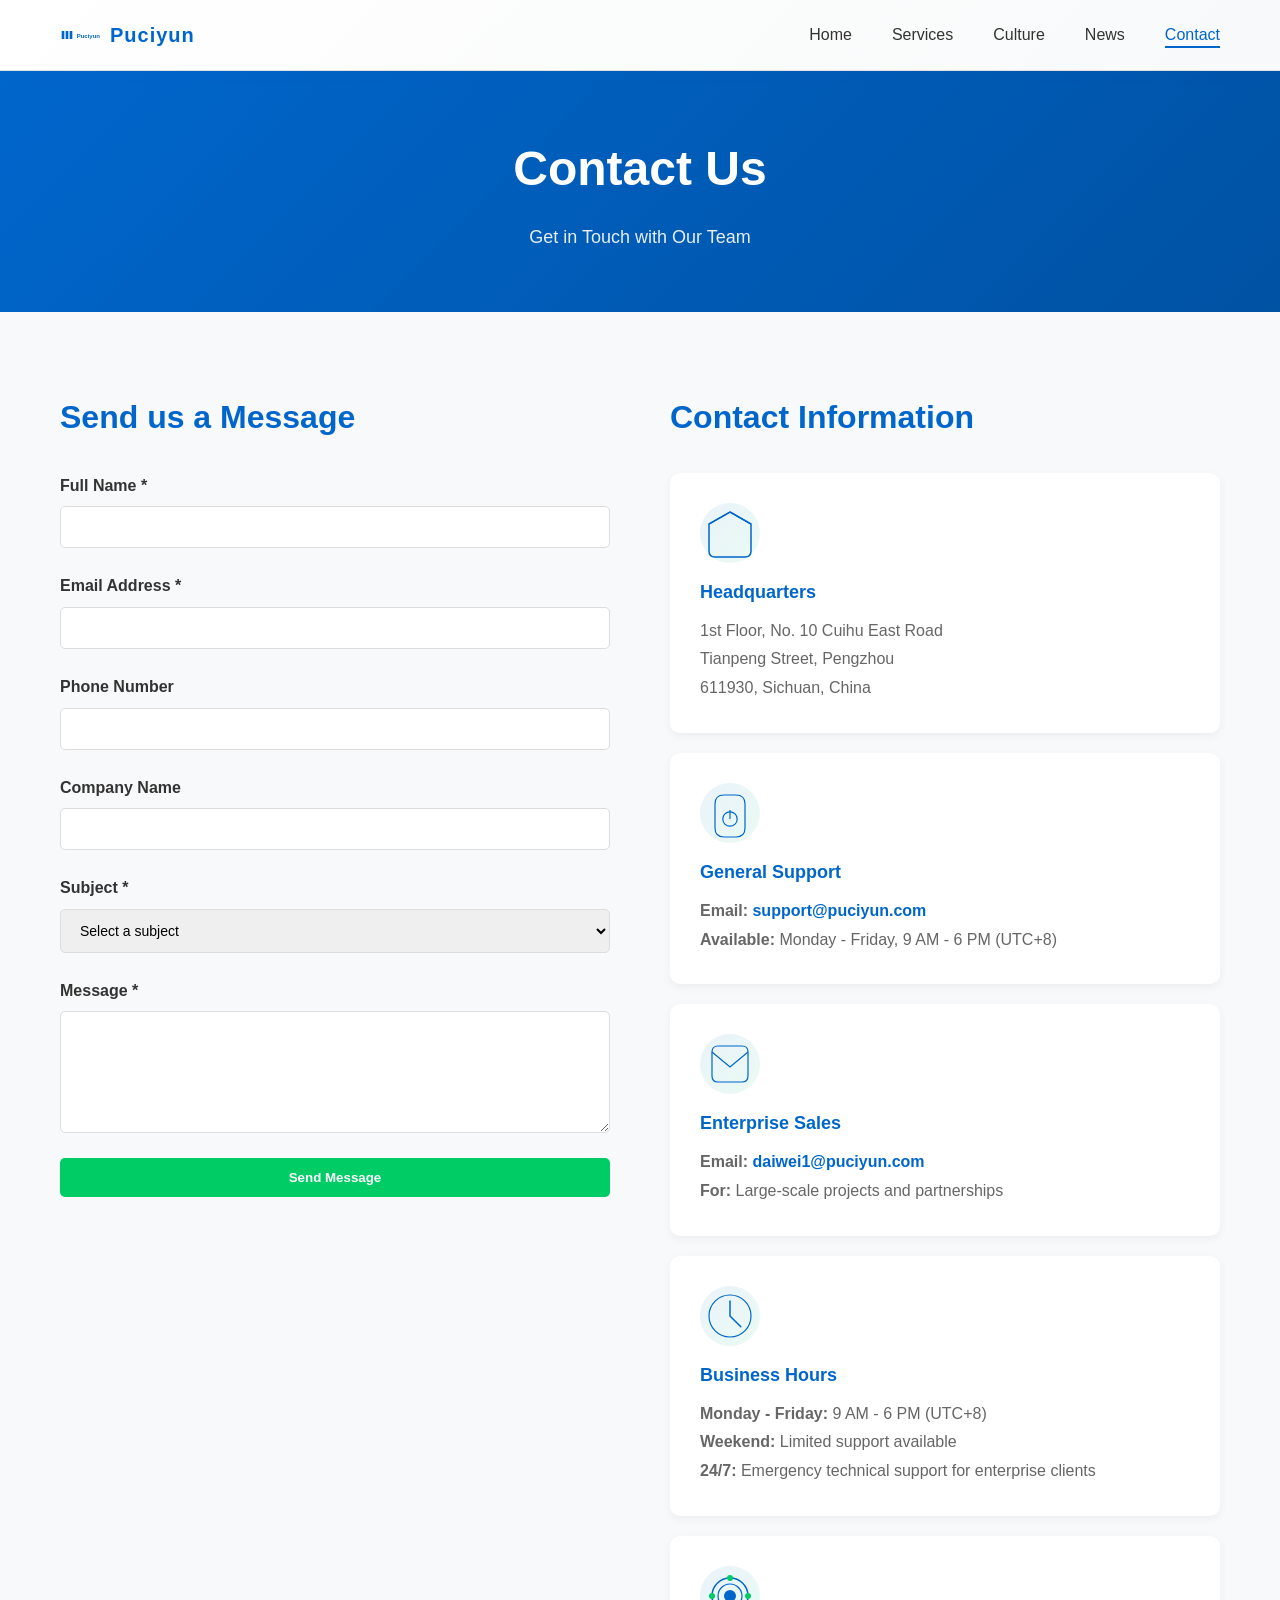
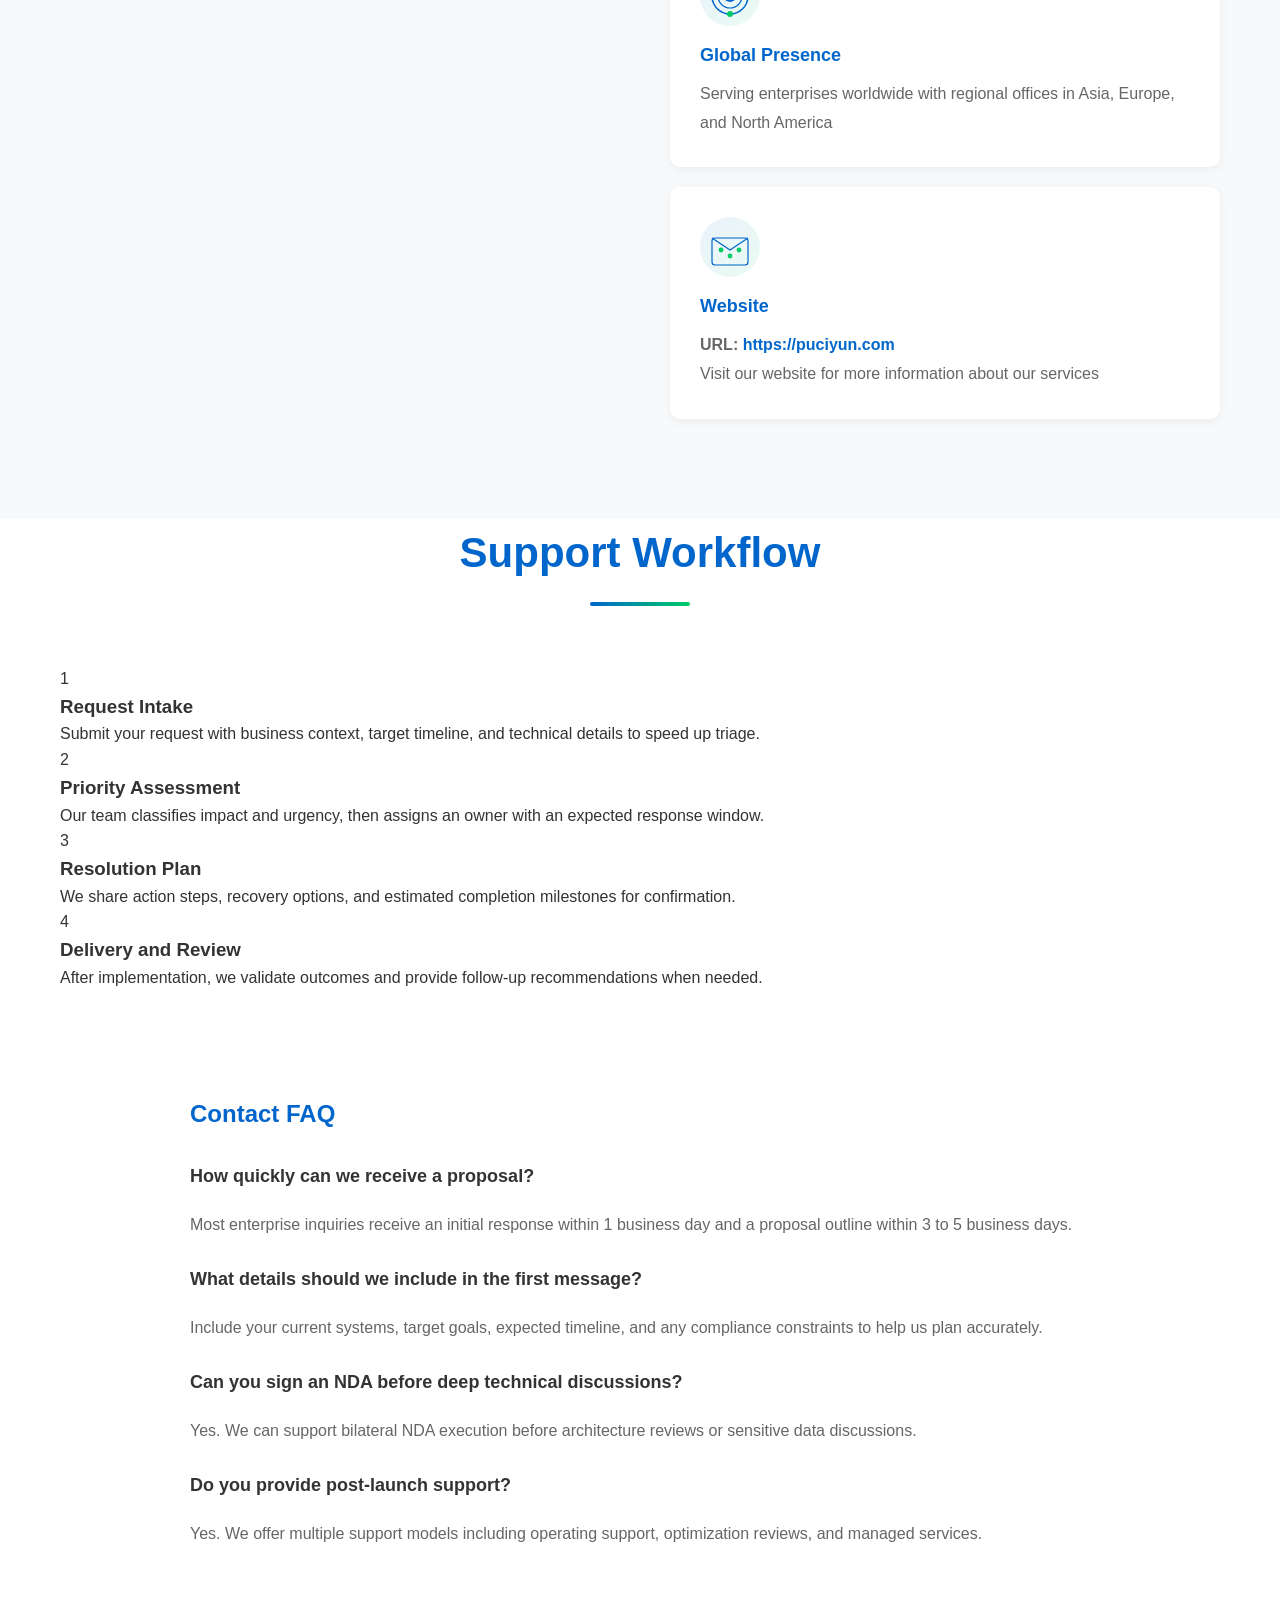
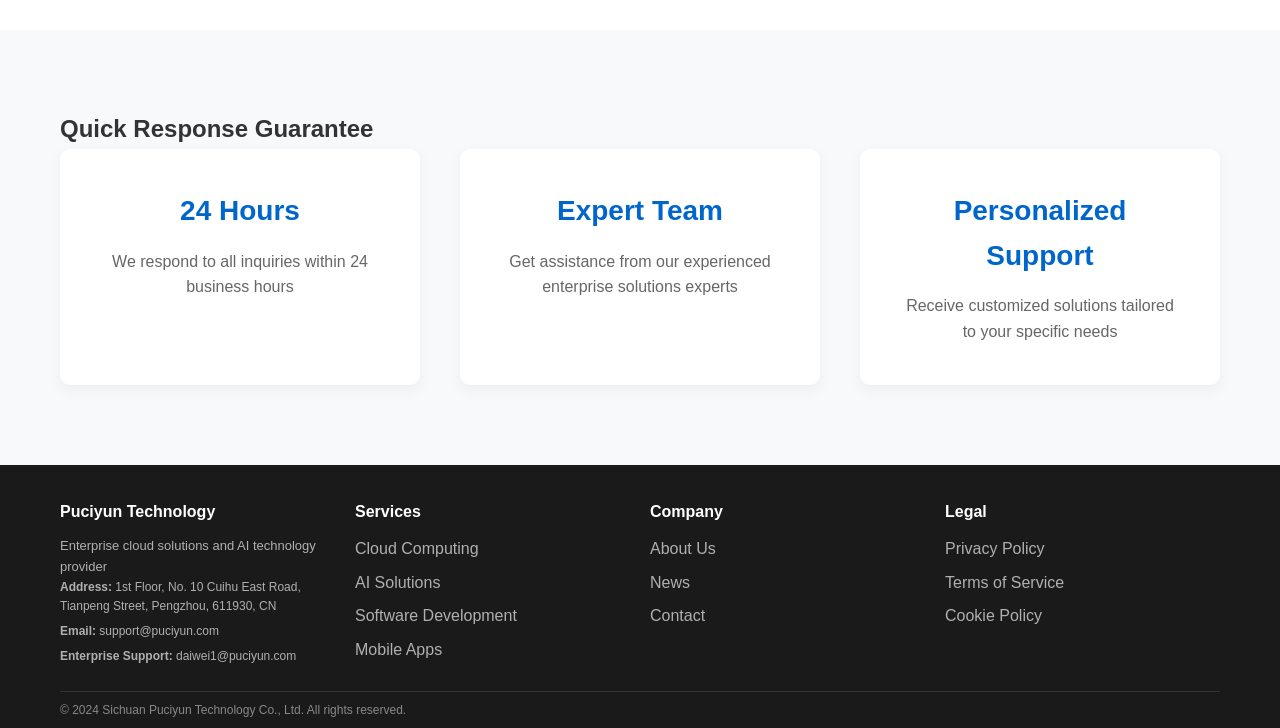
<file: pages/contact.html>
<!DOCTYPE html>
<html lang="en">
<head>
    <meta charset="UTF-8">
    <meta name="viewport" content="width=device-width, initial-scale=1.0">
    <meta name="description" content="Contact Us - Get in touch with Puciyun Technology for enterprise solutions">
    <meta name="keywords" content="contact, support, enterprise solutions, sales">
    <meta name="robots" content="index, follow">
    <meta property="og:title" content="Contact Us - Puciyun Technology">
    <title>Contact Us - Puciyun Technology</title>
    <link rel="canonical" href="https://puciyun.com/pages/contact.html">
    <link rel="stylesheet" href="../css/style.css">
</head>
<body>
    <!-- Navigation Header -->
    <header class="header">
        <nav class="navbar">
            <div class="container">
                <div class="nav-wrapper">
                    <div class="logo-section">
                        <svg class="logo" viewBox="0 0 120 40" xmlns="http://www.w3.org/2000/svg">
                            <rect x="5" y="8" width="8" height="24" fill="#0066cc" rx="1"/>
                            <rect x="17" y="8" width="8" height="24" fill="#0066cc" rx="1"/>
                            <rect x="29" y="8" width="8" height="24" fill="#0066cc" rx="1"/>
                            <text x="50" y="28" font-size="18" font-weight="bold" fill="#0066cc" font-family="Arial, sans-serif">Puciyun</text>
                        </svg>
                        <span class="brand-name">Puciyun</span>
                    </div>
                    <button class="menu-toggle" id="menuToggle">
                        <span></span>
                        <span></span>
                        <span></span>
                    </button>
                    <ul class="nav-menu" id="navMenu">
                        <li><a href="../index.html">Home</a></li>
                        <li><a href="services.html">Services</a></li>
                        <li><a href="culture.html">Culture</a></li>
                        <li><a href="news.html">News</a></li>
                        <li><a href="contact.html" class="active">Contact</a></li>
                    </ul>
                </div>
            </div>
        </nav>
    </header>

    <!-- Page Header -->
    <section class="page-header">
        <div class="container">
            <h1>Contact Us</h1>
            <p>Get in Touch with Our Team</p>
        </div>
    </section>

    <!-- Contact Section -->
    <section class="contact-section">
        <div class="container">
            <div class="contact-wrapper">
                <!-- Contact Form -->
                <div class="contact-form-section">
                    <h2>Send us a Message</h2>
                    <form class="contact-form" id="contactForm">
                        <div class="form-group">
                            <label for="name">Full Name *</label>
                            <input type="text" id="name" name="name" required>
                        </div>
                        <div class="form-group">
                            <label for="email">Email Address *</label>
                            <input type="email" id="email" name="email" required>
                        </div>
                        <div class="form-group">
                            <label for="phone">Phone Number</label>
                            <input type="tel" id="phone" name="phone">
                        </div>
                        <div class="form-group">
                            <label for="company">Company Name</label>
                            <input type="text" id="company" name="company">
                        </div>
                        <div class="form-group">
                            <label for="subject">Subject *</label>
                            <select id="subject" name="subject" required>
                                <option value="">Select a subject</option>
                                <option value="sales">Sales Inquiry</option>
                                <option value="support">Technical Support</option>
                                <option value="partnership">Partnership Opportunity</option>
                                <option value="careers">Careers</option>
                                <option value="other">Other</option>
                            </select>
                        </div>
                        <div class="form-group">
                            <label for="message">Message *</label>
                            <textarea id="message" name="message" rows="6" required></textarea>
                        </div>
                        <button type="submit" class="btn btn-primary">Send Message</button>
                    </form>
                </div>

                <!-- Contact Information -->
                <div class="contact-info-section">
                    <h2>Contact Information</h2>
                    
                    <div class="info-card">
                        <div class="info-icon">
                            <svg viewBox="0 0 100 100" xmlns="http://www.w3.org/2000/svg">
                                <path d="M 50 15 L 85 35 L 85 80 Q 85 90 75 90 L 25 90 Q 15 90 15 80 L 15 35 Z" fill="none" stroke="#0066cc" stroke-width="2.5"/>
                                <path d="M 50 15 L 15 35" stroke="#0066cc" stroke-width="2"/>
                                <path d="M 50 15 L 85 35" stroke="#0066cc" stroke-width="2"/>
                            </svg>
                        </div>
                        <h3>Headquarters</h3>
                        <p>1st Floor, No. 10 Cuihu East Road<br>Tianpeng Street, Pengzhou<br>611930, Sichuan, China</p>
                    </div>

                    <div class="info-card">
                        <div class="info-icon">
                            <svg viewBox="0 0 100 100" xmlns="http://www.w3.org/2000/svg">
                                <path d="M 25 35 Q 25 20 40 20 L 60 20 Q 75 20 75 35 L 75 75 Q 75 90 60 90 L 40 90 Q 25 90 25 75 Z" fill="none" stroke="#0066cc" stroke-width="2"/>
                                <circle cx="50" cy="60" r="12" fill="none" stroke="#0066cc" stroke-width="2"/>
                                <path d="M 50 60 L 50 45" stroke="#0066cc" stroke-width="2"/>
                            </svg>
                        </div>
                        <h3>General Support</h3>
                        <p><strong>Email:</strong> <a href="mailto:support@puciyun.com">support@puciyun.com</a></p>
                        <p><strong>Available:</strong> Monday - Friday, 9 AM - 6 PM (UTC+8)</p>
                    </div>

                    <div class="info-card">
                        <div class="info-icon">
                            <svg viewBox="0 0 100 100" xmlns="http://www.w3.org/2000/svg">
                                <path d="M 30 20 L 70 20 Q 80 20 80 30 L 80 70 Q 80 80 70 80 L 30 80 Q 20 80 20 70 L 20 30 Q 20 20 30 20 Z" fill="none" stroke="#0066cc" stroke-width="2"/>
                                <path d="M 20 30 L 50 55 L 80 30" stroke="#0066cc" stroke-width="2" fill="none"/>
                            </svg>
                        </div>
                        <h3>Enterprise Sales</h3>
                        <p><strong>Email:</strong> <a href="mailto:daiwei1@puciyun.com">daiwei1@puciyun.com</a></p>
                        <p><strong>For:</strong> Large-scale projects and partnerships</p>
                    </div>

                    <div class="info-card">
                        <div class="info-icon">
                            <svg viewBox="0 0 100 100" xmlns="http://www.w3.org/2000/svg">
                                <circle cx="50" cy="50" r="35" fill="none" stroke="#0066cc" stroke-width="2"/>
                                <path d="M 50 25 L 50 50 L 68 68" stroke="#0066cc" stroke-width="2.5" stroke-linecap="round" stroke-linejoin="round" fill="none"/>
                            </svg>
                        </div>
                        <h3>Business Hours</h3>
                        <p><strong>Monday - Friday:</strong> 9 AM - 6 PM (UTC+8)</p>
                        <p><strong>Weekend:</strong> Limited support available</p>
                        <p><strong>24/7:</strong> Emergency technical support for enterprise clients</p>
                    </div>

                    <div class="info-card">
                        <div class="info-icon">
                            <svg viewBox="0 0 100 100" xmlns="http://www.w3.org/2000/svg">
                                <circle cx="50" cy="50" r="30" fill="none" stroke="#0066cc" stroke-width="2.5"/>
                                <circle cx="50" cy="50" r="20" fill="none" stroke="#0066cc" stroke-width="2"/>
                                <circle cx="50" cy="50" r="10" fill="#0066cc"/>
                                <circle cx="50" cy="20" r="5" fill="#00cc66"/>
                                <circle cx="80" cy="50" r="5" fill="#00cc66"/>
                                <circle cx="50" cy="80" r="5" fill="#00cc66"/>
                                <circle cx="20" cy="50" r="5" fill="#00cc66"/>
                            </svg>
                        </div>
                        <h3>Global Presence</h3>
                        <p>Serving enterprises worldwide with regional offices in Asia, Europe, and North America</p>
                    </div>

                    <div class="info-card">
                        <div class="info-icon">
                            <svg viewBox="0 0 100 100" xmlns="http://www.w3.org/2000/svg">
                                <g>
                                    <rect x="20" y="35" width="60" height="45" fill="none" stroke="#0066cc" stroke-width="2" rx="5"/>
                                    <path d="M 20 35 L 50 55 L 80 35" stroke="#0066cc" stroke-width="2" fill="none"/>
                                    <circle cx="35" cy="55" r="4" fill="#00cc66"/>
                                    <circle cx="50" cy="65" r="4" fill="#00cc66"/>
                                    <circle cx="65" cy="55" r="4" fill="#00cc66"/>
                                </g>
                            </svg>
                        </div>
                        <h3>Website</h3>
                        <p><strong>URL:</strong> <a href="https://puciyun.com">https://puciyun.com</a></p>
                        <p>Visit our website for more information about our services</p>
                    </div>
                </div>
            </div>
        </div>
    </section>

    <!-- Support Workflow -->
    <section class="application-process">
        <div class="container">
            <h2 class="section-title">Support Workflow</h2>
            <div class="process-steps">
                <div class="step">
                    <div class="step-number">1</div>
                    <h3>Request Intake</h3>
                    <p>Submit your request with business context, target timeline, and technical details to speed up triage.</p>
                </div>
                <div class="step">
                    <div class="step-number">2</div>
                    <h3>Priority Assessment</h3>
                    <p>Our team classifies impact and urgency, then assigns an owner with an expected response window.</p>
                </div>
                <div class="step">
                    <div class="step-number">3</div>
                    <h3>Resolution Plan</h3>
                    <p>We share action steps, recovery options, and estimated completion milestones for confirmation.</p>
                </div>
                <div class="step">
                    <div class="step-number">4</div>
                    <h3>Delivery and Review</h3>
                    <p>After implementation, we validate outcomes and provide follow-up recommendations when needed.</p>
                </div>
            </div>
        </div>
    </section>

    <!-- Contact FAQ -->
    <section class="policy-section">
        <div class="container">
            <div class="policy-content">
                <h2>Contact FAQ</h2>
                <h3>How quickly can we receive a proposal?</h3>
                <p>Most enterprise inquiries receive an initial response within 1 business day and a proposal outline within 3 to 5 business days.</p>

                <h3>What details should we include in the first message?</h3>
                <p>Include your current systems, target goals, expected timeline, and any compliance constraints to help us plan accurately.</p>

                <h3>Can you sign an NDA before deep technical discussions?</h3>
                <p>Yes. We can support bilateral NDA execution before architecture reviews or sensitive data discussions.</p>

                <h3>Do you provide post-launch support?</h3>
                <p>Yes. We offer multiple support models including operating support, optimization reviews, and managed services.</p>
            </div>
        </div>
    </section>

    <!-- Quick Response -->
    <section class="quick-response">
        <div class="container">
            <h2>Quick Response Guarantee</h2>
            <div class="response-grid">
                <div class="response-item">
                    <h3>24 Hours</h3>
                    <p>We respond to all inquiries within 24 business hours</p>
                </div>
                <div class="response-item">
                    <h3>Expert Team</h3>
                    <p>Get assistance from our experienced enterprise solutions experts</p>
                </div>
                <div class="response-item">
                    <h3>Personalized Support</h3>
                    <p>Receive customized solutions tailored to your specific needs</p>
                </div>
            </div>
        </div>
    </section>

    <!-- Footer -->
    <footer class="footer">
        <div class="container">
            <div class="footer-content">
                <div class="footer-section">
                    <h4>Puciyun Technology</h4>
                    <p>Enterprise cloud solutions and AI technology provider</p>
                    <div class="contact-info">
                        <p><strong>Address:</strong> 1st Floor, No. 10 Cuihu East Road, Tianpeng Street, Pengzhou, 611930, CN</p>
                        <p><strong>Email:</strong> support@puciyun.com</p>
                        <p><strong>Enterprise Support:</strong> daiwei1@puciyun.com</p>
                    </div>
                </div>
                <div class="footer-section">
                    <h4>Services</h4>
                    <ul>
                        <li><a href="services.html#cloud">Cloud Computing</a></li>
                        <li><a href="services.html#ai">AI Solutions</a></li>
                        <li><a href="services.html#software">Software Development</a></li>
                        <li><a href="services.html#mobile">Mobile Apps</a></li>
                    </ul>
                </div>
                <div class="footer-section">
                    <h4>Company</h4>
                    <ul>
                        <li><a href="culture.html">About Us</a></li>
                        <li><a href="news.html">News</a></li>
                        <li><a href="contact.html">Contact</a></li>
                    </ul>
                </div>
                <div class="footer-section">
                    <h4>Legal</h4>
                    <ul>
                        <li><a href="privacy.html">Privacy Policy</a></li>
                        <li><a href="terms.html">Terms of Service</a></li>
                        <li><a href="cookies.html">Cookie Policy</a></li>
                    </ul>
                </div>
            </div>
            <div class="footer-bottom">
                <p>&copy; 2024 Sichuan Puciyun Technology Co., Ltd. All rights reserved.</p>
            </div>
        </div>
    </footer>

    <script src="../js/main.js"></script>
    <script src="../js/animations.js"></script>
</body>
</html>
</file>
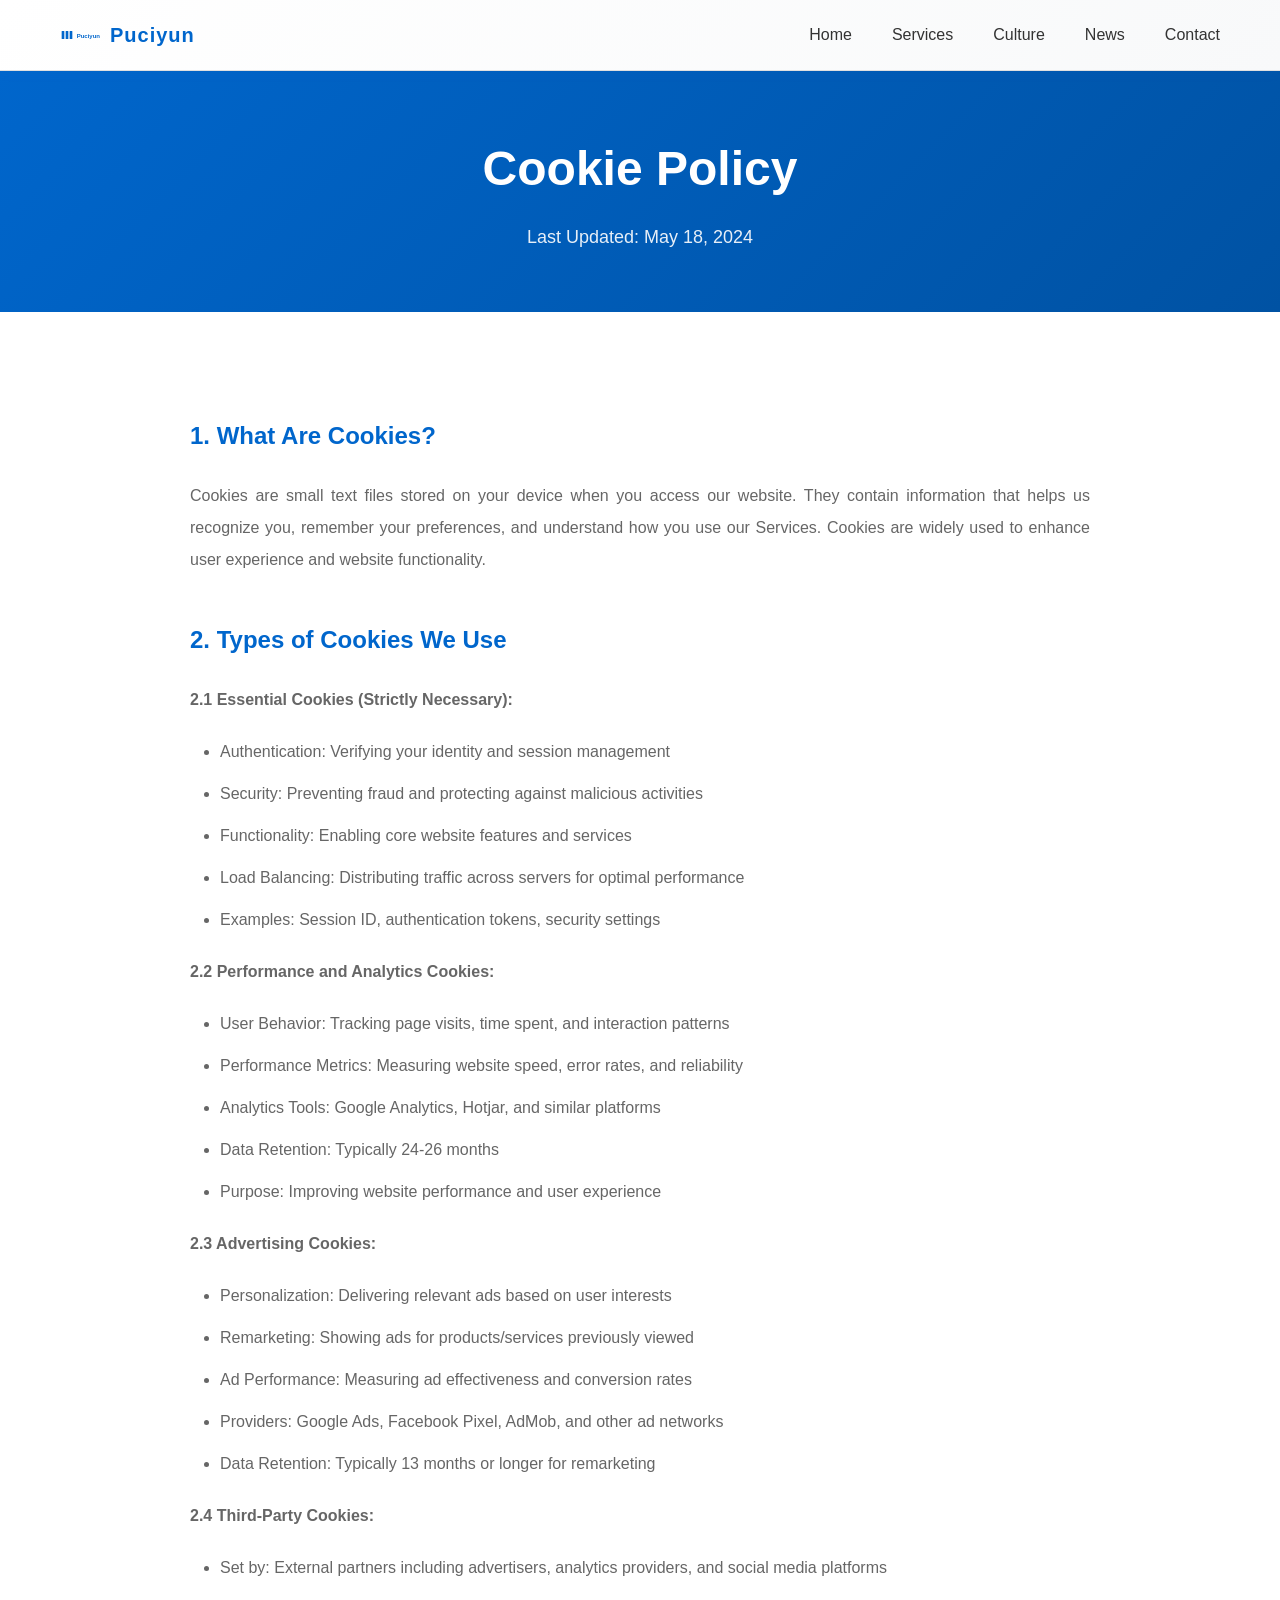
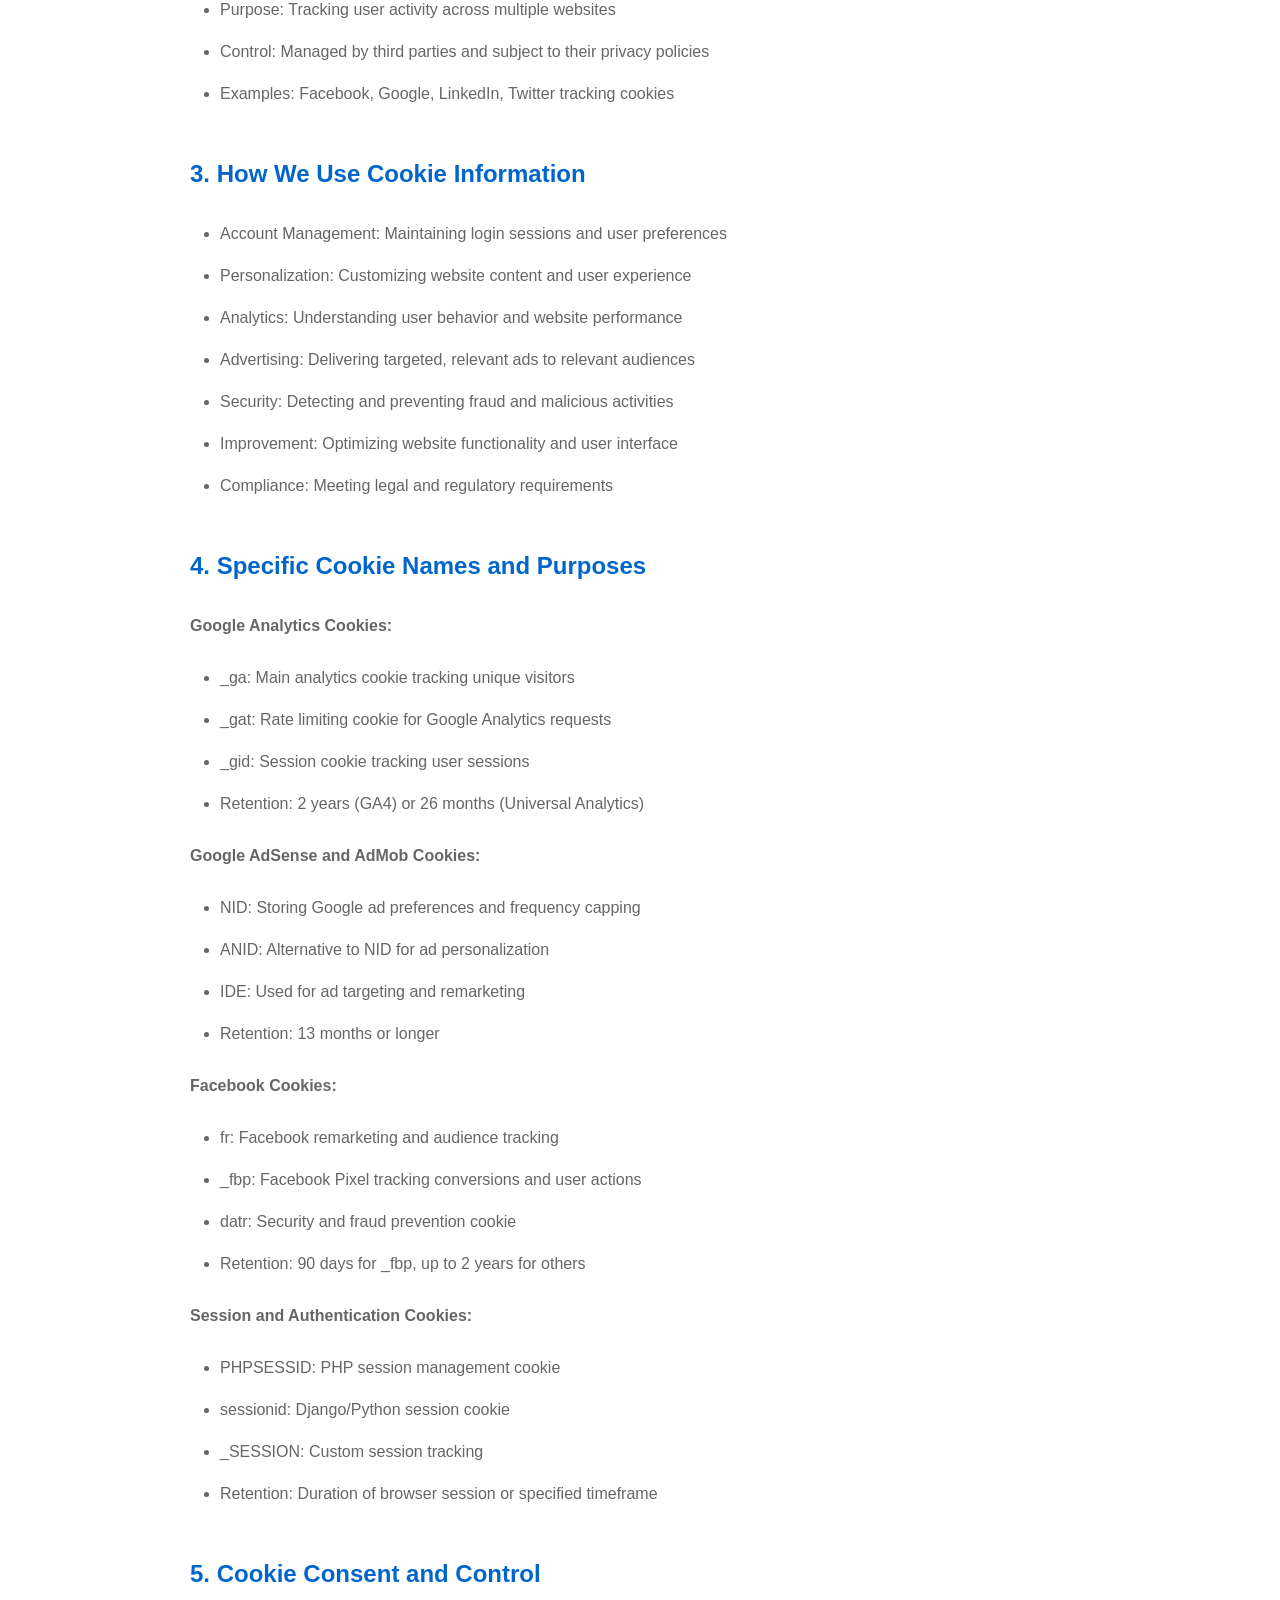
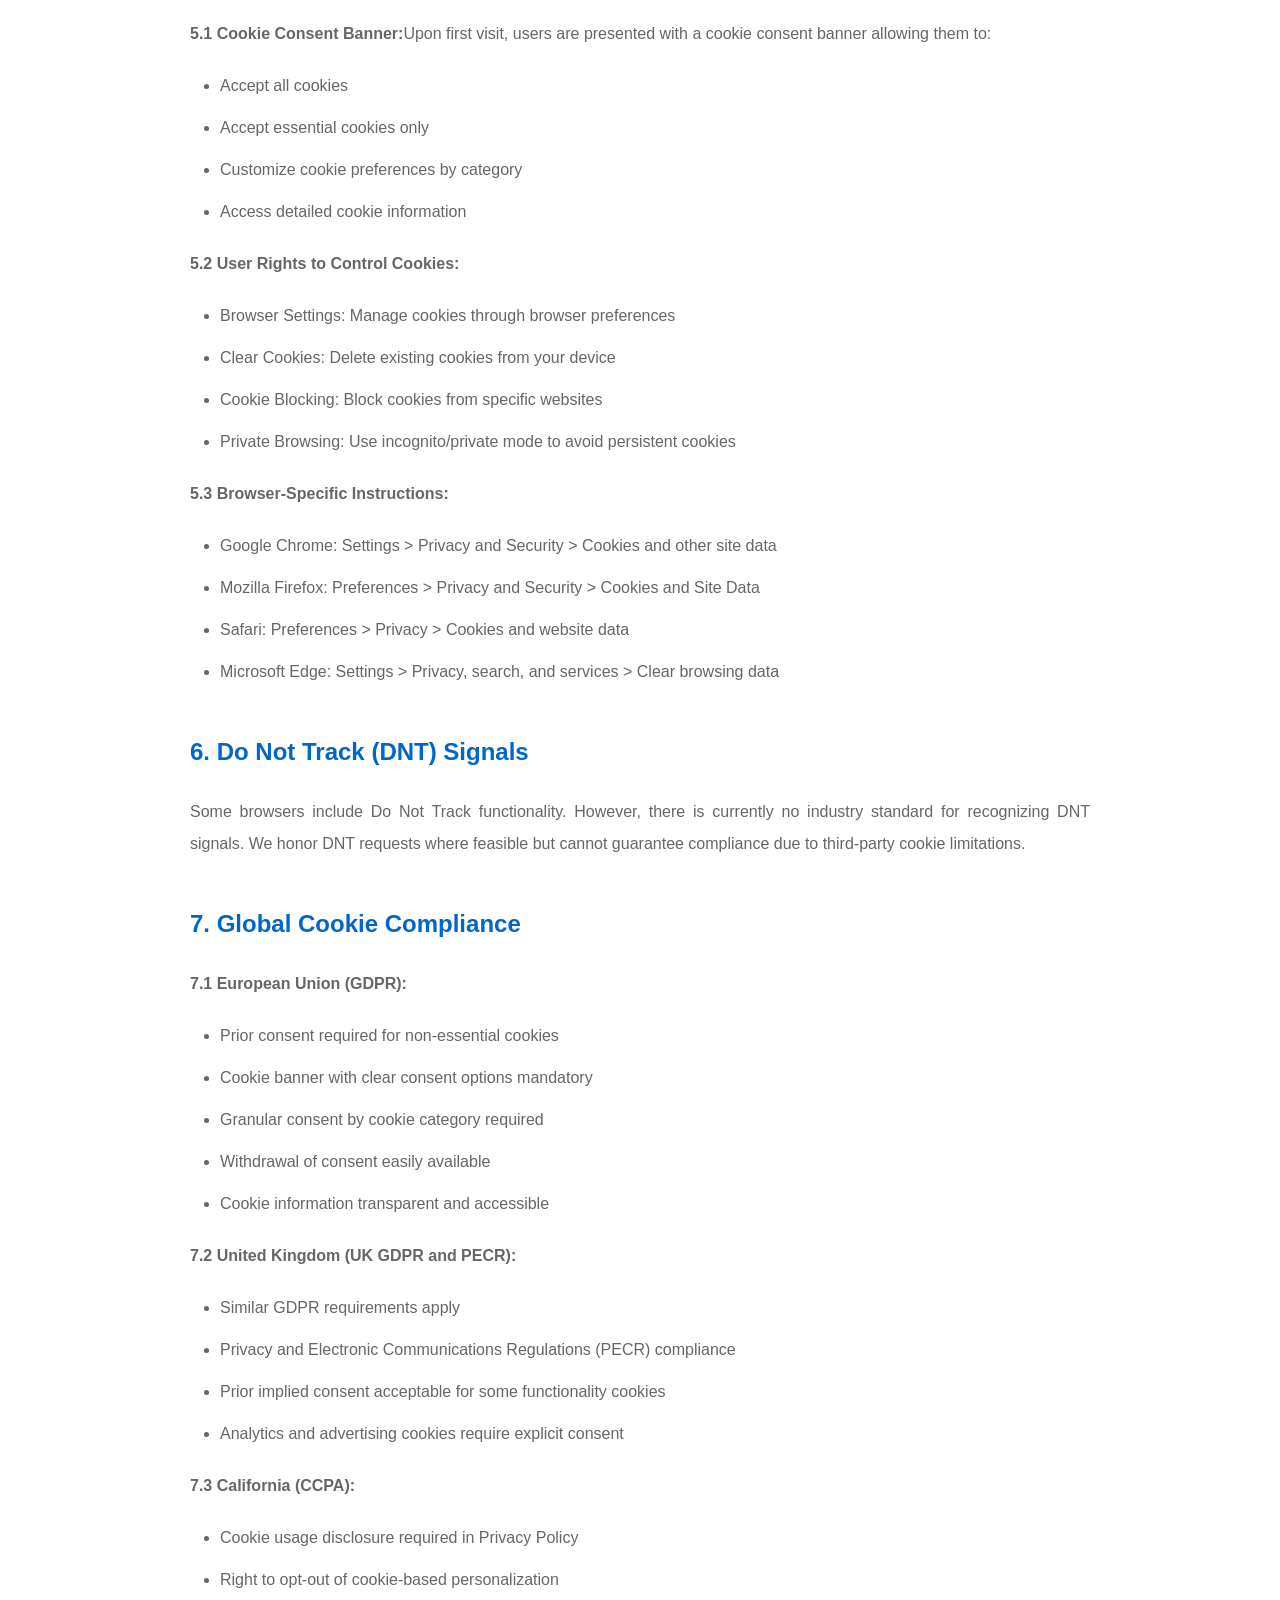
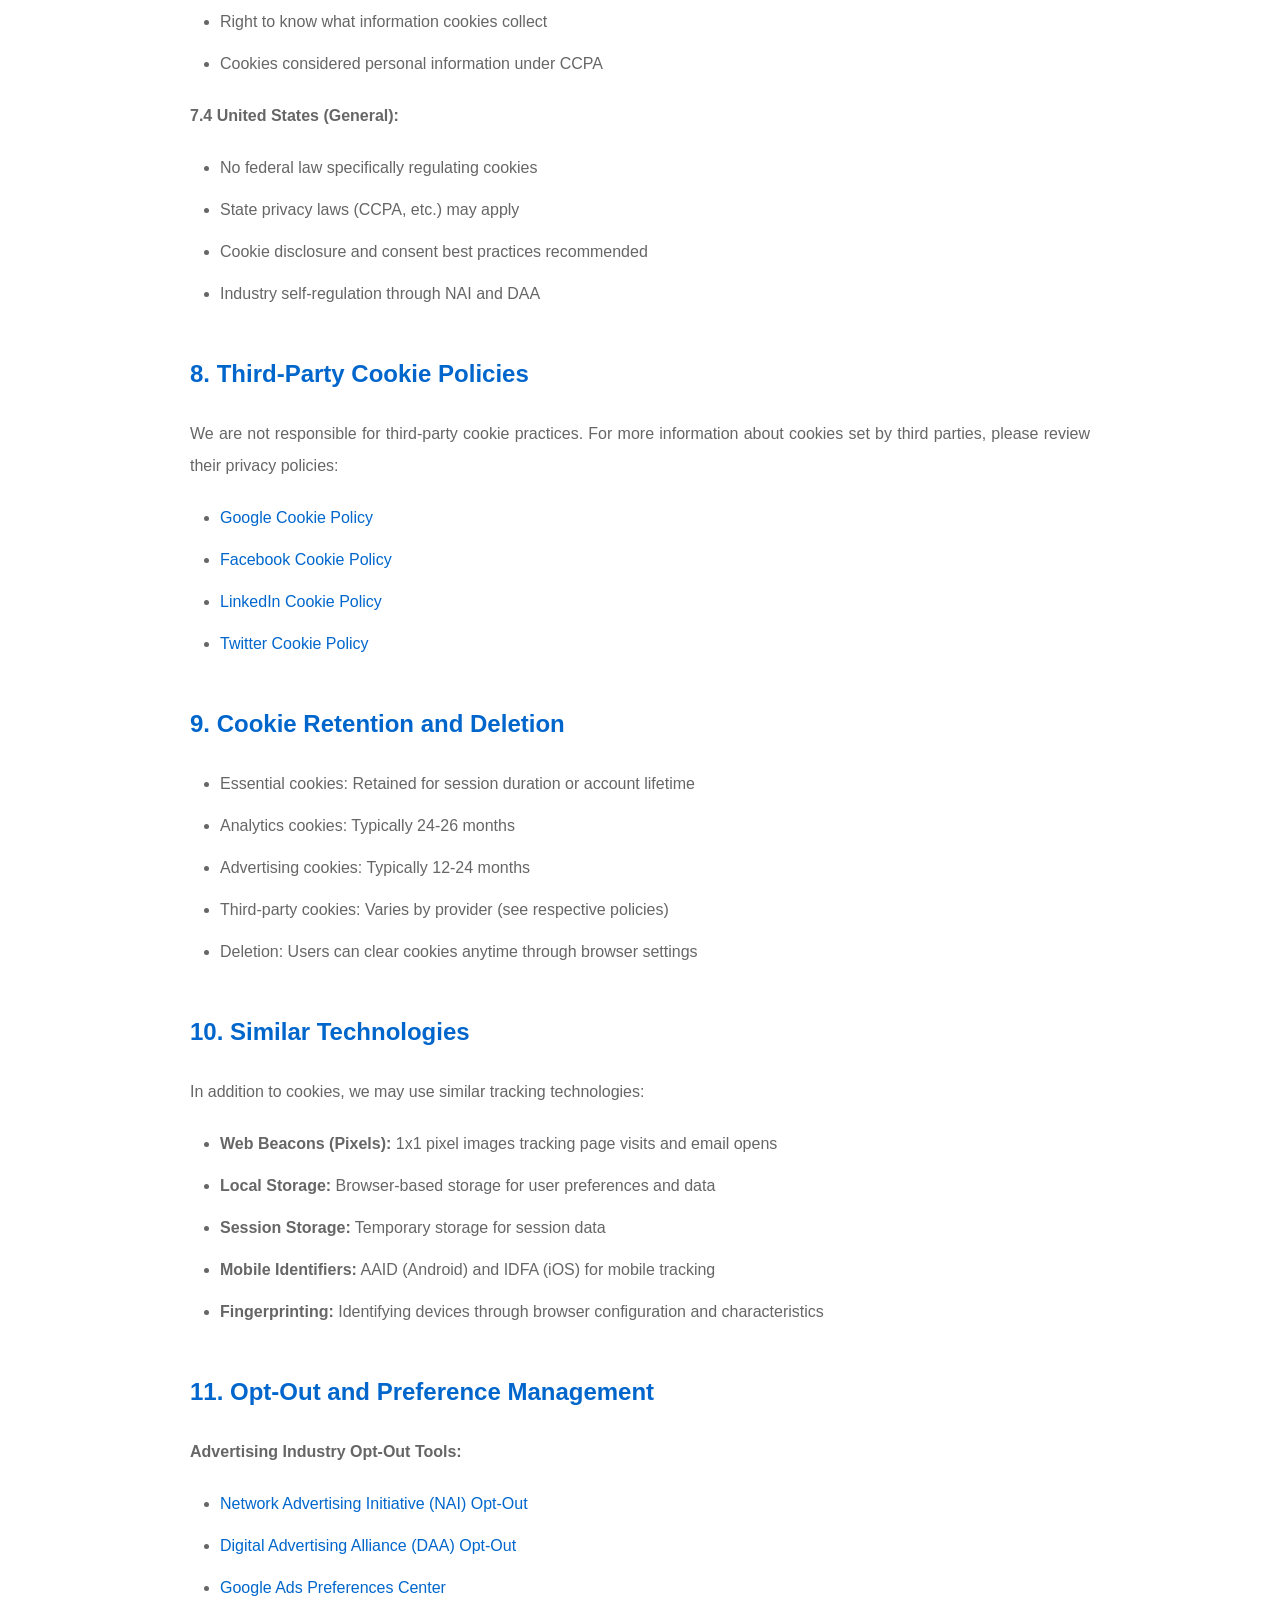
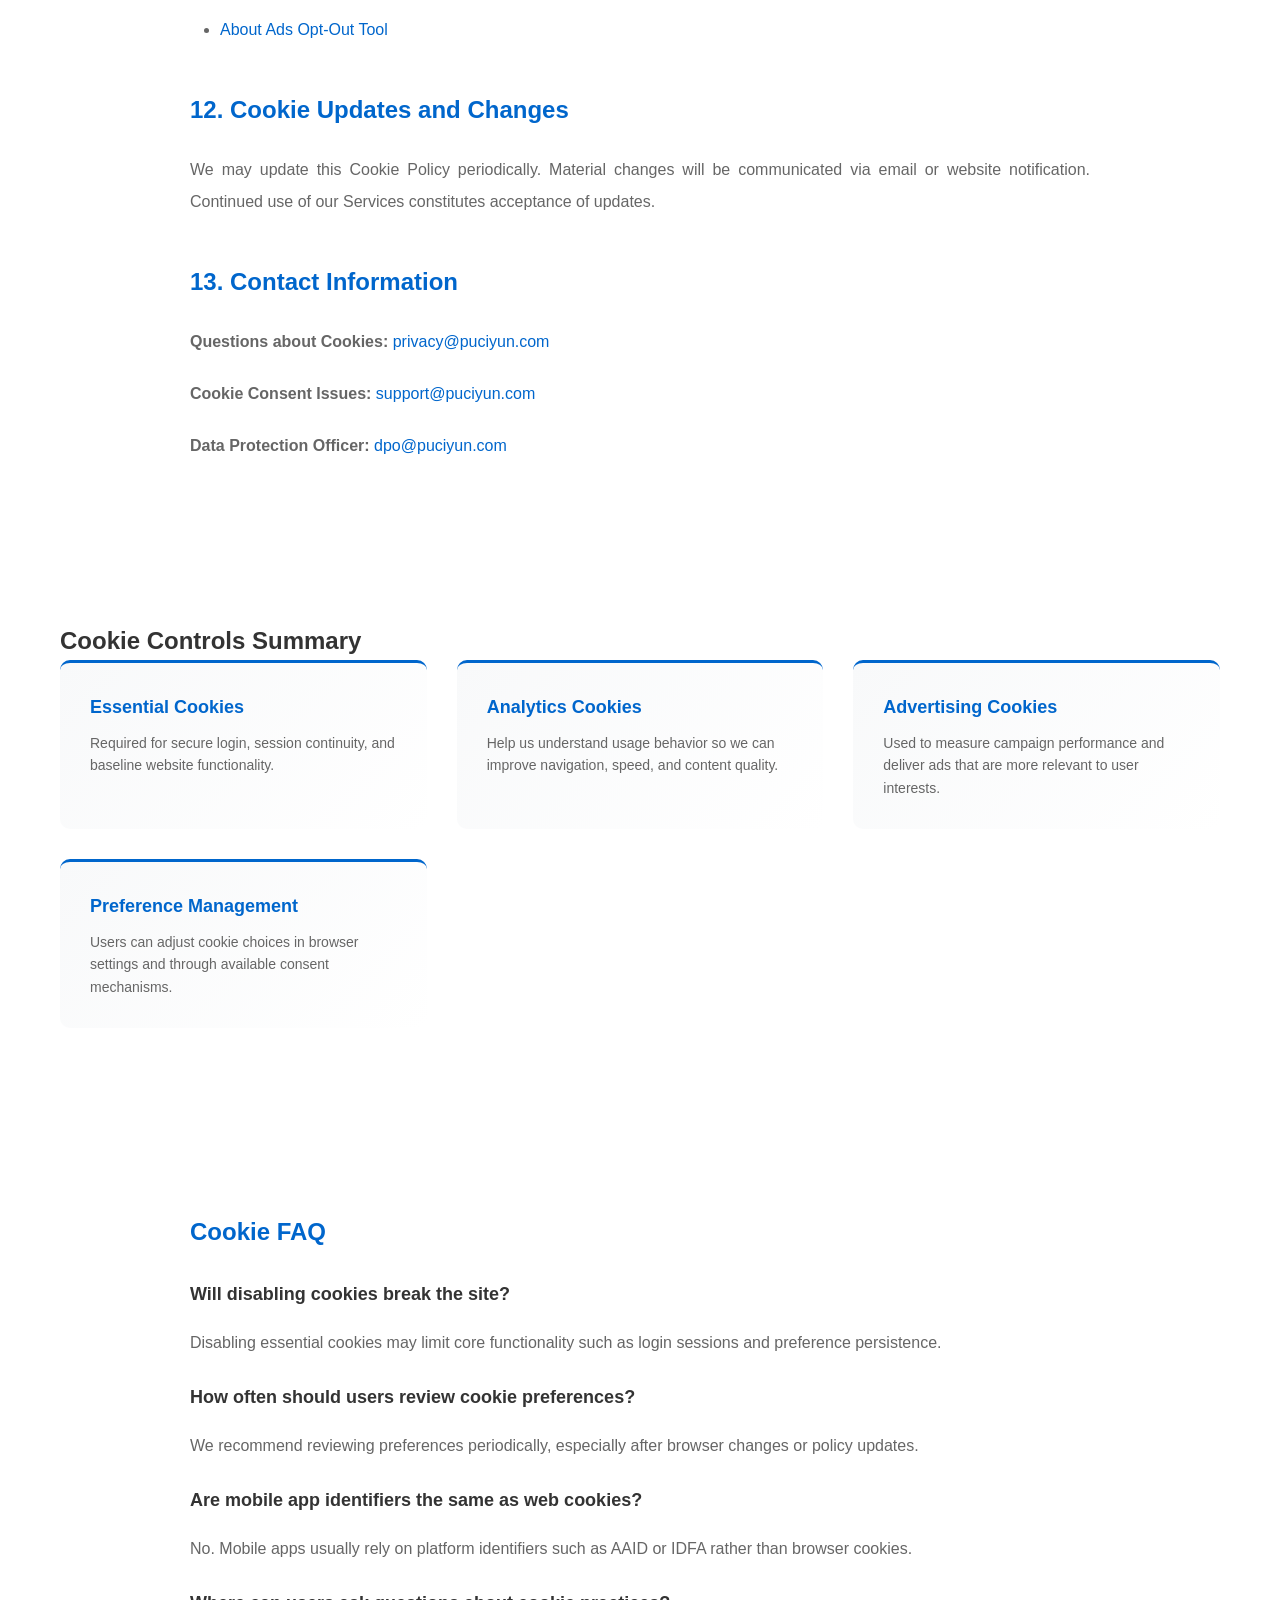
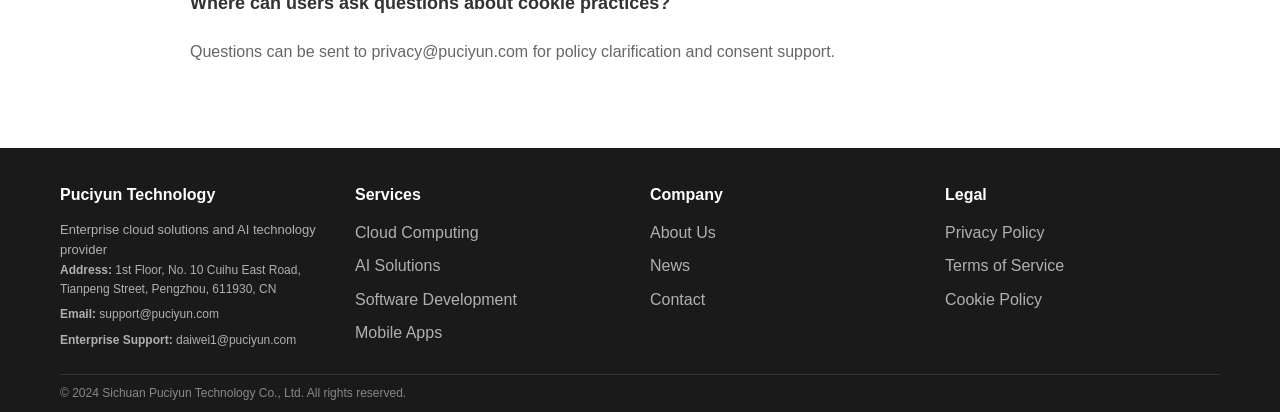
<file: pages/cookies.html>
<!DOCTYPE html>
<html lang="en">
<head>
    <meta charset="UTF-8">
    <meta name="viewport" content="width=device-width, initial-scale=1.0">
    <meta name="description" content="Cookie Policy - Puciyun Technology">
    <meta name="robots" content="index, follow">
    <title>Cookie Policy - Puciyun Technology</title>
    <link rel="canonical" href="https://puciyun.com/pages/cookies.html">
    <link rel="stylesheet" href="../css/style.css">
</head>
<body>
    <!-- Navigation Header -->
    <header class="header">
        <nav class="navbar">
            <div class="container">
                <div class="nav-wrapper">
                    <div class="logo-section">
                        <svg class="logo" viewBox="0 0 120 40" xmlns="http://www.w3.org/2000/svg">
                            <rect x="5" y="8" width="8" height="24" fill="#0066cc" rx="1"/>
                            <rect x="17" y="8" width="8" height="24" fill="#0066cc" rx="1"/>
                            <rect x="29" y="8" width="8" height="24" fill="#0066cc" rx="1"/>
                            <text x="50" y="28" font-size="18" font-weight="bold" fill="#0066cc" font-family="Arial, sans-serif">Puciyun</text>
                        </svg>
                        <span class="brand-name">Puciyun</span>
                    </div>
                    <button class="menu-toggle" id="menuToggle">
                        <span></span>
                        <span></span>
                        <span></span>
                    </button>
                    <ul class="nav-menu" id="navMenu">
                        <li><a href="../index.html">Home</a></li>
                        <li><a href="services.html">Services</a></li>
                        <li><a href="culture.html">Culture</a></li>
                        <li><a href="news.html">News</a></li>
                        <li><a href="contact.html">Contact</a></li>
                    </ul>
                </div>
            </div>
        </nav>
    </header>

    <!-- Page Header -->
    <section class="page-header">
        <div class="container">
            <h1>Cookie Policy</h1>
            <p>Last Updated: May 18, 2024</p>
        </div>
    </section>

    <!-- Cookie Policy Content -->
    <section class="policy-section">
        <div class="container">
            <div class="policy-content">
                <h2>1. What Are Cookies?</h2>
                <p>Cookies are small text files stored on your device when you access our website. They contain information that helps us recognize you, remember your preferences, and understand how you use our Services. Cookies are widely used to enhance user experience and website functionality.</p>

                <h2>2. Types of Cookies We Use</h2>
                <p><strong>2.1 Essential Cookies (Strictly Necessary):</strong></p>
                <ul>
                    <li>Authentication: Verifying your identity and session management</li>
                    <li>Security: Preventing fraud and protecting against malicious activities</li>
                    <li>Functionality: Enabling core website features and services</li>
                    <li>Load Balancing: Distributing traffic across servers for optimal performance</li>
                    <li>Examples: Session ID, authentication tokens, security settings</li>
                </ul>

                <p><strong>2.2 Performance and Analytics Cookies:</strong></p>
                <ul>
                    <li>User Behavior: Tracking page visits, time spent, and interaction patterns</li>
                    <li>Performance Metrics: Measuring website speed, error rates, and reliability</li>
                    <li>Analytics Tools: Google Analytics, Hotjar, and similar platforms</li>
                    <li>Data Retention: Typically 24-26 months</li>
                    <li>Purpose: Improving website performance and user experience</li>
                </ul>

                <p><strong>2.3 Advertising Cookies:</strong></p>
                <ul>
                    <li>Personalization: Delivering relevant ads based on user interests</li>
                    <li>Remarketing: Showing ads for products/services previously viewed</li>
                    <li>Ad Performance: Measuring ad effectiveness and conversion rates</li>
                    <li>Providers: Google Ads, Facebook Pixel, AdMob, and other ad networks</li>
                    <li>Data Retention: Typically 13 months or longer for remarketing</li>
                </ul>

                <p><strong>2.4 Third-Party Cookies:</strong></p>
                <ul>
                    <li>Set by: External partners including advertisers, analytics providers, and social media platforms</li>
                    <li>Purpose: Tracking user activity across multiple websites</li>
                    <li>Control: Managed by third parties and subject to their privacy policies</li>
                    <li>Examples: Facebook, Google, LinkedIn, Twitter tracking cookies</li>
                </ul>

                <h2>3. How We Use Cookie Information</h2>
                <ul>
                    <li>Account Management: Maintaining login sessions and user preferences</li>
                    <li>Personalization: Customizing website content and user experience</li>
                    <li>Analytics: Understanding user behavior and website performance</li>
                    <li>Advertising: Delivering targeted, relevant ads to relevant audiences</li>
                    <li>Security: Detecting and preventing fraud and malicious activities</li>
                    <li>Improvement: Optimizing website functionality and user interface</li>
                    <li>Compliance: Meeting legal and regulatory requirements</li>
                </ul>

                <h2>4. Specific Cookie Names and Purposes</h2>
                <p><strong>Google Analytics Cookies:</strong></p>
                <ul>
                    <li>_ga: Main analytics cookie tracking unique visitors</li>
                    <li>_gat: Rate limiting cookie for Google Analytics requests</li>
                    <li>_gid: Session cookie tracking user sessions</li>
                    <li>Retention: 2 years (GA4) or 26 months (Universal Analytics)</li>
                </ul>

                <p><strong>Google AdSense and AdMob Cookies:</strong></p>
                <ul>
                    <li>NID: Storing Google ad preferences and frequency capping</li>
                    <li>ANID: Alternative to NID for ad personalization</li>
                    <li>IDE: Used for ad targeting and remarketing</li>
                    <li>Retention: 13 months or longer</li>
                </ul>

                <p><strong>Facebook Cookies:</strong></p>
                <ul>
                    <li>fr: Facebook remarketing and audience tracking</li>
                    <li>_fbp: Facebook Pixel tracking conversions and user actions</li>
                    <li>datr: Security and fraud prevention cookie</li>
                    <li>Retention: 90 days for _fbp, up to 2 years for others</li>
                </ul>

                <p><strong>Session and Authentication Cookies:</strong></p>
                <ul>
                    <li>PHPSESSID: PHP session management cookie</li>
                    <li>sessionid: Django/Python session cookie</li>
                    <li>_SESSION: Custom session tracking</li>
                    <li>Retention: Duration of browser session or specified timeframe</li>
                </ul>

                <h2>5. Cookie Consent and Control</h2>
                <p><strong>5.1 Cookie Consent Banner:</strong>Upon first visit, users are presented with a cookie consent banner allowing them to:</p>
                <ul>
                    <li>Accept all cookies</li>
                    <li>Accept essential cookies only</li>
                    <li>Customize cookie preferences by category</li>
                    <li>Access detailed cookie information</li>
                </ul>

                <p><strong>5.2 User Rights to Control Cookies:</strong></p>
                <ul>
                    <li>Browser Settings: Manage cookies through browser preferences</li>
                    <li>Clear Cookies: Delete existing cookies from your device</li>
                    <li>Cookie Blocking: Block cookies from specific websites</li>
                    <li>Private Browsing: Use incognito/private mode to avoid persistent cookies</li>
                </ul>

                <p><strong>5.3 Browser-Specific Instructions:</strong></p>
                <ul>
                    <li>Google Chrome: Settings > Privacy and Security > Cookies and other site data</li>
                    <li>Mozilla Firefox: Preferences > Privacy and Security > Cookies and Site Data</li>
                    <li>Safari: Preferences > Privacy > Cookies and website data</li>
                    <li>Microsoft Edge: Settings > Privacy, search, and services > Clear browsing data</li>
                </ul>

                <h2>6. Do Not Track (DNT) Signals</h2>
                <p>Some browsers include Do Not Track functionality. However, there is currently no industry standard for recognizing DNT signals. We honor DNT requests where feasible but cannot guarantee compliance due to third-party cookie limitations.</p>

                <h2>7. Global Cookie Compliance</h2>
                <p><strong>7.1 European Union (GDPR):</strong></p>
                <ul>
                    <li>Prior consent required for non-essential cookies</li>
                    <li>Cookie banner with clear consent options mandatory</li>
                    <li>Granular consent by cookie category required</li>
                    <li>Withdrawal of consent easily available</li>
                    <li>Cookie information transparent and accessible</li>
                </ul>

                <p><strong>7.2 United Kingdom (UK GDPR and PECR):</strong></p>
                <ul>
                    <li>Similar GDPR requirements apply</li>
                    <li>Privacy and Electronic Communications Regulations (PECR) compliance</li>
                    <li>Prior implied consent acceptable for some functionality cookies</li>
                    <li>Analytics and advertising cookies require explicit consent</li>
                </ul>

                <p><strong>7.3 California (CCPA):</strong></p>
                <ul>
                    <li>Cookie usage disclosure required in Privacy Policy</li>
                    <li>Right to opt-out of cookie-based personalization</li>
                    <li>Right to know what information cookies collect</li>
                    <li>Cookies considered personal information under CCPA</li>
                </ul>

                <p><strong>7.4 United States (General):</strong></p>
                <ul>
                    <li>No federal law specifically regulating cookies</li>
                    <li>State privacy laws (CCPA, etc.) may apply</li>
                    <li>Cookie disclosure and consent best practices recommended</li>
                    <li>Industry self-regulation through NAI and DAA</li>
                </ul>

                <h2>8. Third-Party Cookie Policies</h2>
                <p>We are not responsible for third-party cookie practices. For more information about cookies set by third parties, please review their privacy policies:</p>
                <ul>
                    <li><a href="https://policies.google.com/technologies/cookies" target="_blank">Google Cookie Policy</a></li>
                    <li><a href="https://www.facebook.com/policies/cookies/" target="_blank">Facebook Cookie Policy</a></li>
                    <li><a href="https://help.linkedin.com/en/articles/10635" target="_blank">LinkedIn Cookie Policy</a></li>
                    <li><a href="https://help.twitter.com/en/rules-and-policies/twitter-cookies" target="_blank">Twitter Cookie Policy</a></li>
                </ul>

                <h2>9. Cookie Retention and Deletion</h2>
                <ul>
                    <li>Essential cookies: Retained for session duration or account lifetime</li>
                    <li>Analytics cookies: Typically 24-26 months</li>
                    <li>Advertising cookies: Typically 12-24 months</li>
                    <li>Third-party cookies: Varies by provider (see respective policies)</li>
                    <li>Deletion: Users can clear cookies anytime through browser settings</li>
                </ul>

                <h2>10. Similar Technologies</h2>
                <p>In addition to cookies, we may use similar tracking technologies:</p>
                <ul>
                    <li><strong>Web Beacons (Pixels):</strong> 1x1 pixel images tracking page visits and email opens</li>
                    <li><strong>Local Storage:</strong> Browser-based storage for user preferences and data</li>
                    <li><strong>Session Storage:</strong> Temporary storage for session data</li>
                    <li><strong>Mobile Identifiers:</strong> AAID (Android) and IDFA (iOS) for mobile tracking</li>
                    <li><strong>Fingerprinting:</strong> Identifying devices through browser configuration and characteristics</li>
                </ul>

                <h2>11. Opt-Out and Preference Management</h2>
                <p><strong>Advertising Industry Opt-Out Tools:</strong></p>
                <ul>
                    <li><a href="https://www.networkadvertising.org/managing/opt_out.asp" target="_blank">Network Advertising Initiative (NAI) Opt-Out</a></li>
                    <li><a href="https://www.youradchoices.com/" target="_blank">Digital Advertising Alliance (DAA) Opt-Out</a></li>
                    <li><a href="https://adclick.g.doubleclick.net/pcs/click?xai=AKAOjstab" target="_blank">Google Ads Preferences Center</a></li>
                    <li><a href="https://www.aboutads.info/choices" target="_blank">About Ads Opt-Out Tool</a></li>
                </ul>

                <h2>12. Cookie Updates and Changes</h2>
                <p>We may update this Cookie Policy periodically. Material changes will be communicated via email or website notification. Continued use of our Services constitutes acceptance of updates.</p>

                <h2>13. Contact Information</h2>
                <p><strong>Questions about Cookies:</strong> <a href="mailto:privacy@puciyun.com">privacy@puciyun.com</a></p>
                <p><strong>Cookie Consent Issues:</strong> <a href="mailto:support@puciyun.com">support@puciyun.com</a></p>
                <p><strong>Data Protection Officer:</strong> <a href="mailto:dpo@puciyun.com">dpo@puciyun.com</a></p>

            </div>
        </div>
    </section>

    <!-- Cookie Controls Summary -->
    <section class="services-list">
        <div class="container">
            <h2>Cookie Controls Summary</h2>
            <div class="services-grid">
                <div class="service-item">
                    <h3>Essential Cookies</h3>
                    <p>Required for secure login, session continuity, and baseline website functionality.</p>
                </div>
                <div class="service-item">
                    <h3>Analytics Cookies</h3>
                    <p>Help us understand usage behavior so we can improve navigation, speed, and content quality.</p>
                </div>
                <div class="service-item">
                    <h3>Advertising Cookies</h3>
                    <p>Used to measure campaign performance and deliver ads that are more relevant to user interests.</p>
                </div>
                <div class="service-item">
                    <h3>Preference Management</h3>
                    <p>Users can adjust cookie choices in browser settings and through available consent mechanisms.</p>
                </div>
            </div>
        </div>
    </section>

    <!-- Cookie FAQ -->
    <section class="policy-section">
        <div class="container">
            <div class="policy-content">
                <h2>Cookie FAQ</h2>
                <h3>Will disabling cookies break the site?</h3>
                <p>Disabling essential cookies may limit core functionality such as login sessions and preference persistence.</p>

                <h3>How often should users review cookie preferences?</h3>
                <p>We recommend reviewing preferences periodically, especially after browser changes or policy updates.</p>

                <h3>Are mobile app identifiers the same as web cookies?</h3>
                <p>No. Mobile apps usually rely on platform identifiers such as AAID or IDFA rather than browser cookies.</p>

                <h3>Where can users ask questions about cookie practices?</h3>
                <p>Questions can be sent to privacy@puciyun.com for policy clarification and consent support.</p>
            </div>
        </div>
    </section>

    <!-- Footer -->
    <footer class="footer">
        <div class="container">
            <div class="footer-content">
                <div class="footer-section">
                    <h4>Puciyun Technology</h4>
                    <p>Enterprise cloud solutions and AI technology provider</p>
                    <div class="contact-info">
                        <p><strong>Address:</strong> 1st Floor, No. 10 Cuihu East Road, Tianpeng Street, Pengzhou, 611930, CN</p>
                        <p><strong>Email:</strong> support@puciyun.com</p>
                        <p><strong>Enterprise Support:</strong> daiwei1@puciyun.com</p>
                    </div>
                </div>
                <div class="footer-section">
                    <h4>Services</h4>
                    <ul>
                        <li><a href="services.html#cloud">Cloud Computing</a></li>
                        <li><a href="services.html#ai">AI Solutions</a></li>
                        <li><a href="services.html#software">Software Development</a></li>
                        <li><a href="services.html#mobile">Mobile Apps</a></li>
                    </ul>
                </div>
                <div class="footer-section">
                    <h4>Company</h4>
                    <ul>
                        <li><a href="culture.html">About Us</a></li>
                        <li><a href="news.html">News</a></li>
                        <li><a href="contact.html">Contact</a></li>
                    </ul>
                </div>
                <div class="footer-section">
                    <h4>Legal</h4>
                    <ul>
                        <li><a href="privacy.html">Privacy Policy</a></li>
                        <li><a href="terms.html">Terms of Service</a></li>
                        <li><a href="cookies.html">Cookie Policy</a></li>
                    </ul>
                </div>
            </div>
            <div class="footer-bottom">
                <p>&copy; 2024 Sichuan Puciyun Technology Co., Ltd. All rights reserved.</p>
            </div>
        </div>
    </footer>

    <script src="../js/main.js"></script>
</body>
</html>
</file>
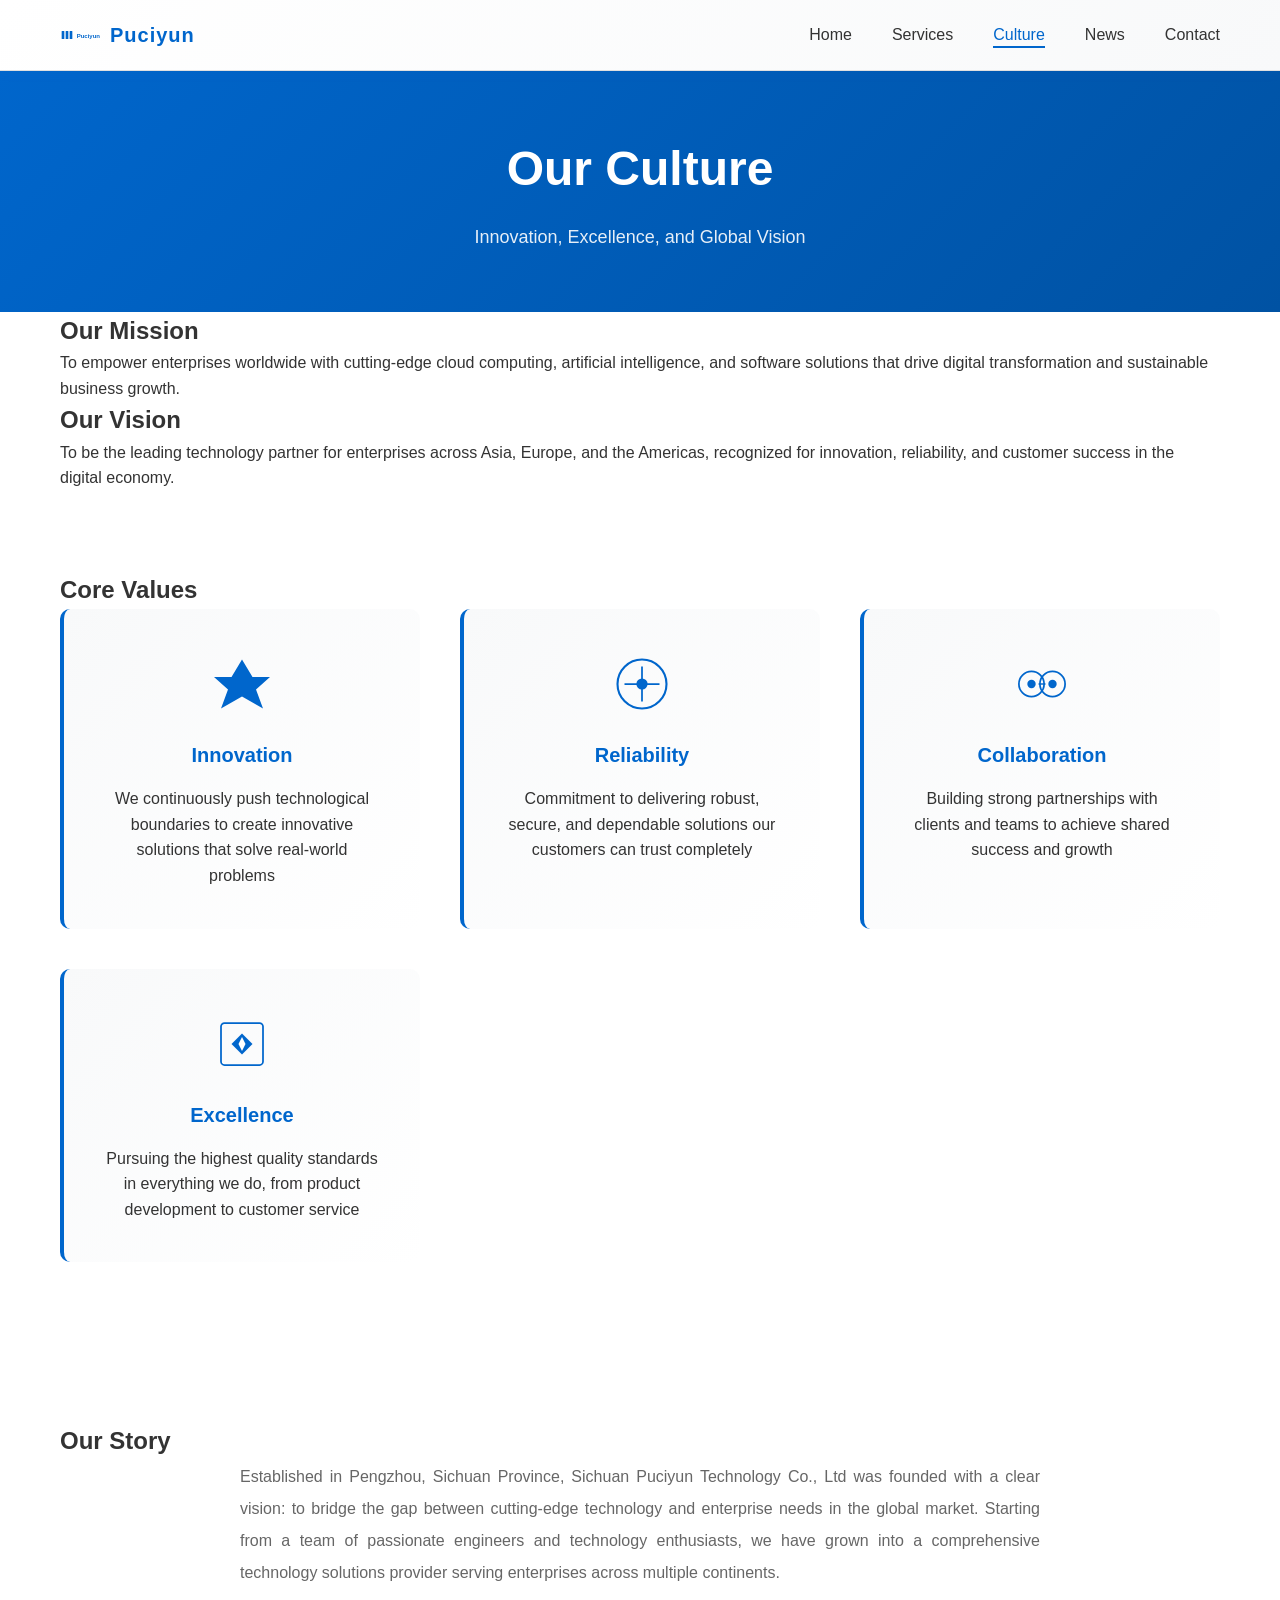
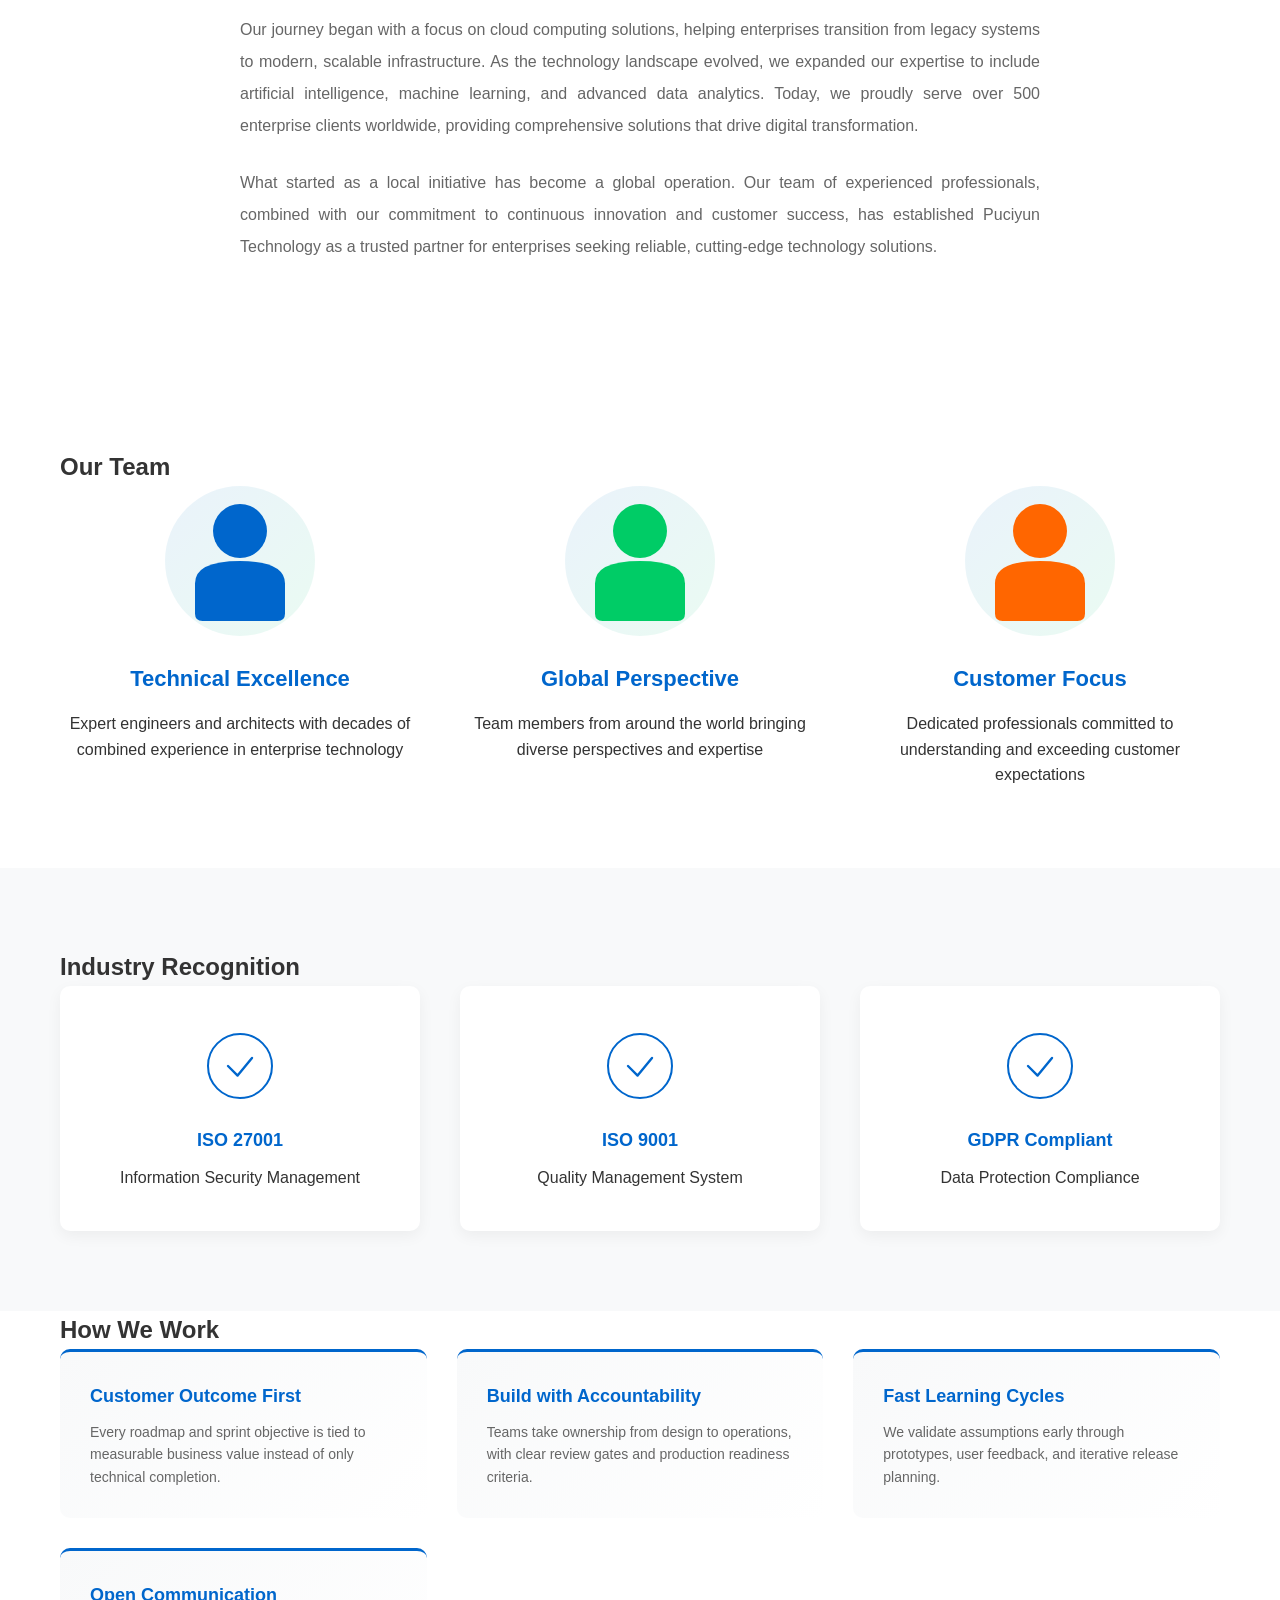
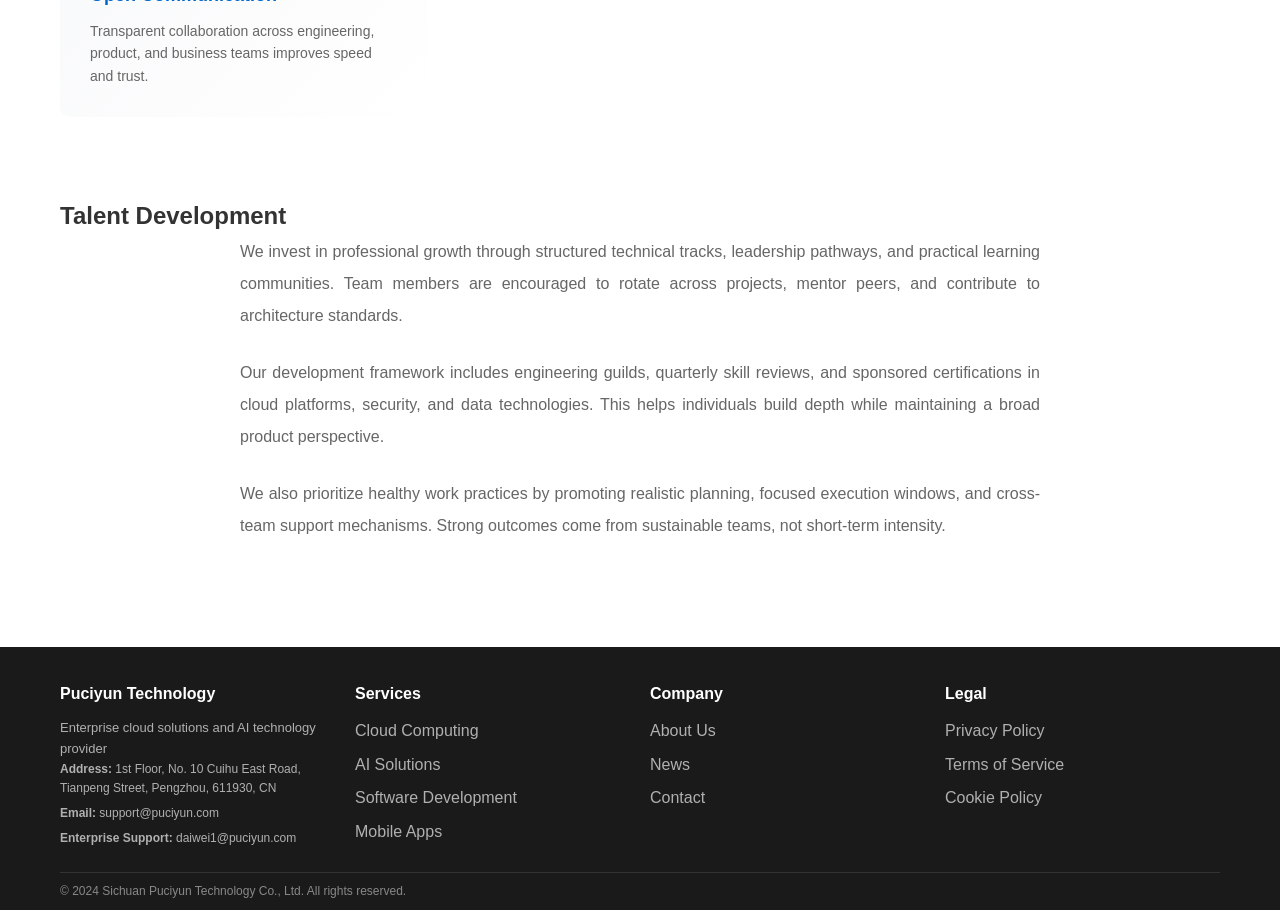
<file: pages/culture.html>
<!DOCTYPE html>
<html lang="en">
<head>
    <meta charset="UTF-8">
    <meta name="viewport" content="width=device-width, initial-scale=1.0">
    <meta name="description" content="Company Culture - Puciyun Technology values, mission, and team culture">
    <meta name="keywords" content="company culture, mission, values, innovation, team">
    <meta name="robots" content="index, follow">
    <meta property="og:title" content="Our Culture - Puciyun Technology">
    <title>Our Culture - Puciyun Technology</title>
    <link rel="canonical" href="https://puciyun.com/pages/culture.html">
    <link rel="stylesheet" href="../css/style.css">
</head>
<body>
    <!-- Navigation Header -->
    <header class="header">
        <nav class="navbar">
            <div class="container">
                <div class="nav-wrapper">
                    <div class="logo-section">
                        <svg class="logo" viewBox="0 0 120 40" xmlns="http://www.w3.org/2000/svg">
                            <rect x="5" y="8" width="8" height="24" fill="#0066cc" rx="1"/>
                            <rect x="17" y="8" width="8" height="24" fill="#0066cc" rx="1"/>
                            <rect x="29" y="8" width="8" height="24" fill="#0066cc" rx="1"/>
                            <text x="50" y="28" font-size="18" font-weight="bold" fill="#0066cc" font-family="Arial, sans-serif">Puciyun</text>
                        </svg>
                        <span class="brand-name">Puciyun</span>
                    </div>
                    <button class="menu-toggle" id="menuToggle">
                        <span></span>
                        <span></span>
                        <span></span>
                    </button>
                    <ul class="nav-menu" id="navMenu">
                        <li><a href="../index.html">Home</a></li>
                        <li><a href="services.html">Services</a></li>
                        <li><a href="culture.html" class="active">Culture</a></li>
                        <li><a href="news.html">News</a></li>
                        <li><a href="contact.html">Contact</a></li>
                    </ul>
                </div>
            </div>
        </nav>
    </header>

    <!-- Page Header -->
    <section class="page-header">
        <div class="container">
            <h1>Our Culture</h1>
            <p>Innovation, Excellence, and Global Vision</p>
        </div>
    </section>

    <!-- Mission Section -->
    <section class="culture-section">
        <div class="container">
            <h2>Our Mission</h2>
            <p>To empower enterprises worldwide with cutting-edge cloud computing, artificial intelligence, and software solutions that drive digital transformation and sustainable business growth.</p>
        </div>
    </section>

    <!-- Vision Section -->
    <section class="culture-section alternate">
        <div class="container">
            <h2>Our Vision</h2>
            <p>To be the leading technology partner for enterprises across Asia, Europe, and the Americas, recognized for innovation, reliability, and customer success in the digital economy.</p>
        </div>
    </section>

    <!-- Core Values -->
    <section class="values-section">
        <div class="container">
            <h2>Core Values</h2>
            <div class="values-grid">
                <div class="value-card">
                    <div class="value-icon">
                        <svg viewBox="0 0 100 100" xmlns="http://www.w3.org/2000/svg">
                            <path d="M 50 15 L 65 40 L 90 40 L 70 58 L 80 85 L 50 68 L 20 85 L 30 58 L 10 40 L 35 40 Z" fill="#0066cc"/>
                        </svg>
                    </div>
                    <h3>Innovation</h3>
                    <p>We continuously push technological boundaries to create innovative solutions that solve real-world problems</p>
                </div>
                <div class="value-card">
                    <div class="value-icon">
                        <svg viewBox="0 0 100 100" xmlns="http://www.w3.org/2000/svg">
                            <circle cx="50" cy="50" r="35" fill="none" stroke="#0066cc" stroke-width="3"/>
                            <path d="M 50 25 L 50 75" stroke="#0066cc" stroke-width="2.5"/>
                            <path d="M 25 50 L 75 50" stroke="#0066cc" stroke-width="2.5"/>
                            <circle cx="50" cy="50" r="8" fill="#0066cc"/>
                        </svg>
                    </div>
                    <h3>Reliability</h3>
                    <p>Commitment to delivering robust, secure, and dependable solutions our customers can trust completely</p>
                </div>
                <div class="value-card">
                    <div class="value-icon">
                        <svg viewBox="0 0 100 100" xmlns="http://www.w3.org/2000/svg">
                            <circle cx="35" cy="50" r="18" fill="none" stroke="#0066cc" stroke-width="2.5"/>
                            <circle cx="65" cy="50" r="18" fill="none" stroke="#0066cc" stroke-width="2.5"/>
                            <path d="M 45 50 L 55 50" stroke="#0066cc" stroke-width="2"/>
                            <circle cx="35" cy="50" r="6" fill="#0066cc"/>
                            <circle cx="65" cy="50" r="6" fill="#0066cc"/>
                        </svg>
                    </div>
                    <h3>Collaboration</h3>
                    <p>Building strong partnerships with clients and teams to achieve shared success and growth</p>
                </div>
                <div class="value-card">
                    <div class="value-icon">
                        <svg viewBox="0 0 100 100" xmlns="http://www.w3.org/2000/svg">
                            <rect x="20" y="20" width="60" height="60" fill="none" stroke="#0066cc" stroke-width="2.5" rx="5"/>
                            <path d="M 50 35 L 65 50 L 50 65 L 35 50 Z" fill="#0066cc"/>
                            <path d="M 50 40 L 55 50 L 50 60 L 45 50 Z" fill="white"/>
                        </svg>
                    </div>
                    <h3>Excellence</h3>
                    <p>Pursuing the highest quality standards in everything we do, from product development to customer service</p>
                </div>
            </div>
        </div>
    </section>

    <!-- Company Story -->
    <section class="story-section">
        <div class="container">
            <h2>Our Story</h2>
            <div class="story-content">
                <p>Established in Pengzhou, Sichuan Province, Sichuan Puciyun Technology Co., Ltd was founded with a clear vision: to bridge the gap between cutting-edge technology and enterprise needs in the global market. Starting from a team of passionate engineers and technology enthusiasts, we have grown into a comprehensive technology solutions provider serving enterprises across multiple continents.</p>
                
                <p>Our journey began with a focus on cloud computing solutions, helping enterprises transition from legacy systems to modern, scalable infrastructure. As the technology landscape evolved, we expanded our expertise to include artificial intelligence, machine learning, and advanced data analytics. Today, we proudly serve over 500 enterprise clients worldwide, providing comprehensive solutions that drive digital transformation.</p>
                
                <p>What started as a local initiative has become a global operation. Our team of experienced professionals, combined with our commitment to continuous innovation and customer success, has established Puciyun Technology as a trusted partner for enterprises seeking reliable, cutting-edge technology solutions.</p>
            </div>
        </div>
    </section>

    <!-- Team Section -->
    <section class="team-section">
        <div class="container">
            <h2>Our Team</h2>
            <div class="team-grid">
                <div class="team-member">
                    <div class="member-avatar">
                        <svg viewBox="0 0 100 100" xmlns="http://www.w3.org/2000/svg">
                            <circle cx="50" cy="30" r="18" fill="#0066cc"/>
                            <path d="M 20 65 Q 20 50 50 50 Q 80 50 80 65 L 80 85 Q 80 90 75 90 L 25 90 Q 20 90 20 85 Z" fill="#0066cc"/>
                        </svg>
                    </div>
                    <h3>Technical Excellence</h3>
                    <p>Expert engineers and architects with decades of combined experience in enterprise technology</p>
                </div>
                <div class="team-member">
                    <div class="member-avatar">
                        <svg viewBox="0 0 100 100" xmlns="http://www.w3.org/2000/svg">
                            <circle cx="50" cy="30" r="18" fill="#00cc66"/>
                            <path d="M 20 65 Q 20 50 50 50 Q 80 50 80 65 L 80 85 Q 80 90 75 90 L 25 90 Q 20 90 20 85 Z" fill="#00cc66"/>
                        </svg>
                    </div>
                    <h3>Global Perspective</h3>
                    <p>Team members from around the world bringing diverse perspectives and expertise</p>
                </div>
                <div class="team-member">
                    <div class="member-avatar">
                        <svg viewBox="0 0 100 100" xmlns="http://www.w3.org/2000/svg">
                            <circle cx="50" cy="30" r="18" fill="#ff6600"/>
                            <path d="M 20 65 Q 20 50 50 50 Q 80 50 80 65 L 80 85 Q 80 90 75 90 L 25 90 Q 20 90 20 85 Z" fill="#ff6600"/>
                        </svg>
                    </div>
                    <h3>Customer Focus</h3>
                    <p>Dedicated professionals committed to understanding and exceeding customer expectations</p>
                </div>
            </div>
        </div>
    </section>

    <!-- Certifications -->
    <section class="certifications-section">
        <div class="container">
            <h2>Industry Recognition</h2>
            <div class="certifications-grid">
                <div class="cert-item">
                    <div class="cert-icon">
                        <svg viewBox="0 0 100 100" xmlns="http://www.w3.org/2000/svg">
                            <circle cx="50" cy="50" r="40" fill="none" stroke="#0066cc" stroke-width="2.5"/>
                            <path d="M 35 50 L 47 62 L 65 40" stroke="#0066cc" stroke-width="3" stroke-linecap="round" stroke-linejoin="round" fill="none"/>
                        </svg>
                    </div>
                    <h4>ISO 27001</h4>
                    <p>Information Security Management</p>
                </div>
                <div class="cert-item">
                    <div class="cert-icon">
                        <svg viewBox="0 0 100 100" xmlns="http://www.w3.org/2000/svg">
                            <circle cx="50" cy="50" r="40" fill="none" stroke="#0066cc" stroke-width="2.5"/>
                            <path d="M 35 50 L 47 62 L 65 40" stroke="#0066cc" stroke-width="3" stroke-linecap="round" stroke-linejoin="round" fill="none"/>
                        </svg>
                    </div>
                    <h4>ISO 9001</h4>
                    <p>Quality Management System</p>
                </div>
                <div class="cert-item">
                    <div class="cert-icon">
                        <svg viewBox="0 0 100 100" xmlns="http://www.w3.org/2000/svg">
                            <circle cx="50" cy="50" r="40" fill="none" stroke="#0066cc" stroke-width="2.5"/>
                            <path d="M 35 50 L 47 62 L 65 40" stroke="#0066cc" stroke-width="3" stroke-linecap="round" stroke-linejoin="round" fill="none"/>
                        </svg>
                    </div>
                    <h4>GDPR Compliant</h4>
                    <p>Data Protection Compliance</p>
                </div>
            </div>
        </div>
    </section>

    <!-- Working Principles -->
    <section class="culture-section alternate">
        <div class="container">
            <h2>How We Work</h2>
            <div class="services-grid">
                <div class="service-item">
                    <h3>Customer Outcome First</h3>
                    <p>Every roadmap and sprint objective is tied to measurable business value instead of only technical completion.</p>
                </div>
                <div class="service-item">
                    <h3>Build with Accountability</h3>
                    <p>Teams take ownership from design to operations, with clear review gates and production readiness criteria.</p>
                </div>
                <div class="service-item">
                    <h3>Fast Learning Cycles</h3>
                    <p>We validate assumptions early through prototypes, user feedback, and iterative release planning.</p>
                </div>
                <div class="service-item">
                    <h3>Open Communication</h3>
                    <p>Transparent collaboration across engineering, product, and business teams improves speed and trust.</p>
                </div>
            </div>
        </div>
    </section>

    <!-- Talent Growth -->
    <section class="story-section">
        <div class="container">
            <h2>Talent Development</h2>
            <div class="story-content">
                <p>We invest in professional growth through structured technical tracks, leadership pathways, and practical learning communities. Team members are encouraged to rotate across projects, mentor peers, and contribute to architecture standards.</p>
                <p>Our development framework includes engineering guilds, quarterly skill reviews, and sponsored certifications in cloud platforms, security, and data technologies. This helps individuals build depth while maintaining a broad product perspective.</p>
                <p>We also prioritize healthy work practices by promoting realistic planning, focused execution windows, and cross-team support mechanisms. Strong outcomes come from sustainable teams, not short-term intensity.</p>
            </div>
        </div>
    </section>

    <!-- Footer -->
    <footer class="footer">
        <div class="container">
            <div class="footer-content">
                <div class="footer-section">
                    <h4>Puciyun Technology</h4>
                    <p>Enterprise cloud solutions and AI technology provider</p>
                    <div class="contact-info">
                        <p><strong>Address:</strong> 1st Floor, No. 10 Cuihu East Road, Tianpeng Street, Pengzhou, 611930, CN</p>
                        <p><strong>Email:</strong> support@puciyun.com</p>
                        <p><strong>Enterprise Support:</strong> daiwei1@puciyun.com</p>
                    </div>
                </div>
                <div class="footer-section">
                    <h4>Services</h4>
                    <ul>
                        <li><a href="services.html#cloud">Cloud Computing</a></li>
                        <li><a href="services.html#ai">AI Solutions</a></li>
                        <li><a href="services.html#software">Software Development</a></li>
                        <li><a href="services.html#mobile">Mobile Apps</a></li>
                    </ul>
                </div>
                <div class="footer-section">
                    <h4>Company</h4>
                    <ul>
                        <li><a href="culture.html">About Us</a></li>
                        <li><a href="news.html">News</a></li>
                        <li><a href="contact.html">Contact</a></li>
                    </ul>
                </div>
                <div class="footer-section">
                    <h4>Legal</h4>
                    <ul>
                        <li><a href="privacy.html">Privacy Policy</a></li>
                        <li><a href="terms.html">Terms of Service</a></li>
                        <li><a href="cookies.html">Cookie Policy</a></li>
                    </ul>
                </div>
            </div>
            <div class="footer-bottom">
                <p>&copy; 2024 Sichuan Puciyun Technology Co., Ltd. All rights reserved.</p>
            </div>
        </div>
    </footer>

    <script src="../js/main.js"></script>
    <script src="../js/animations.js"></script>
</body>
</html>
</file>
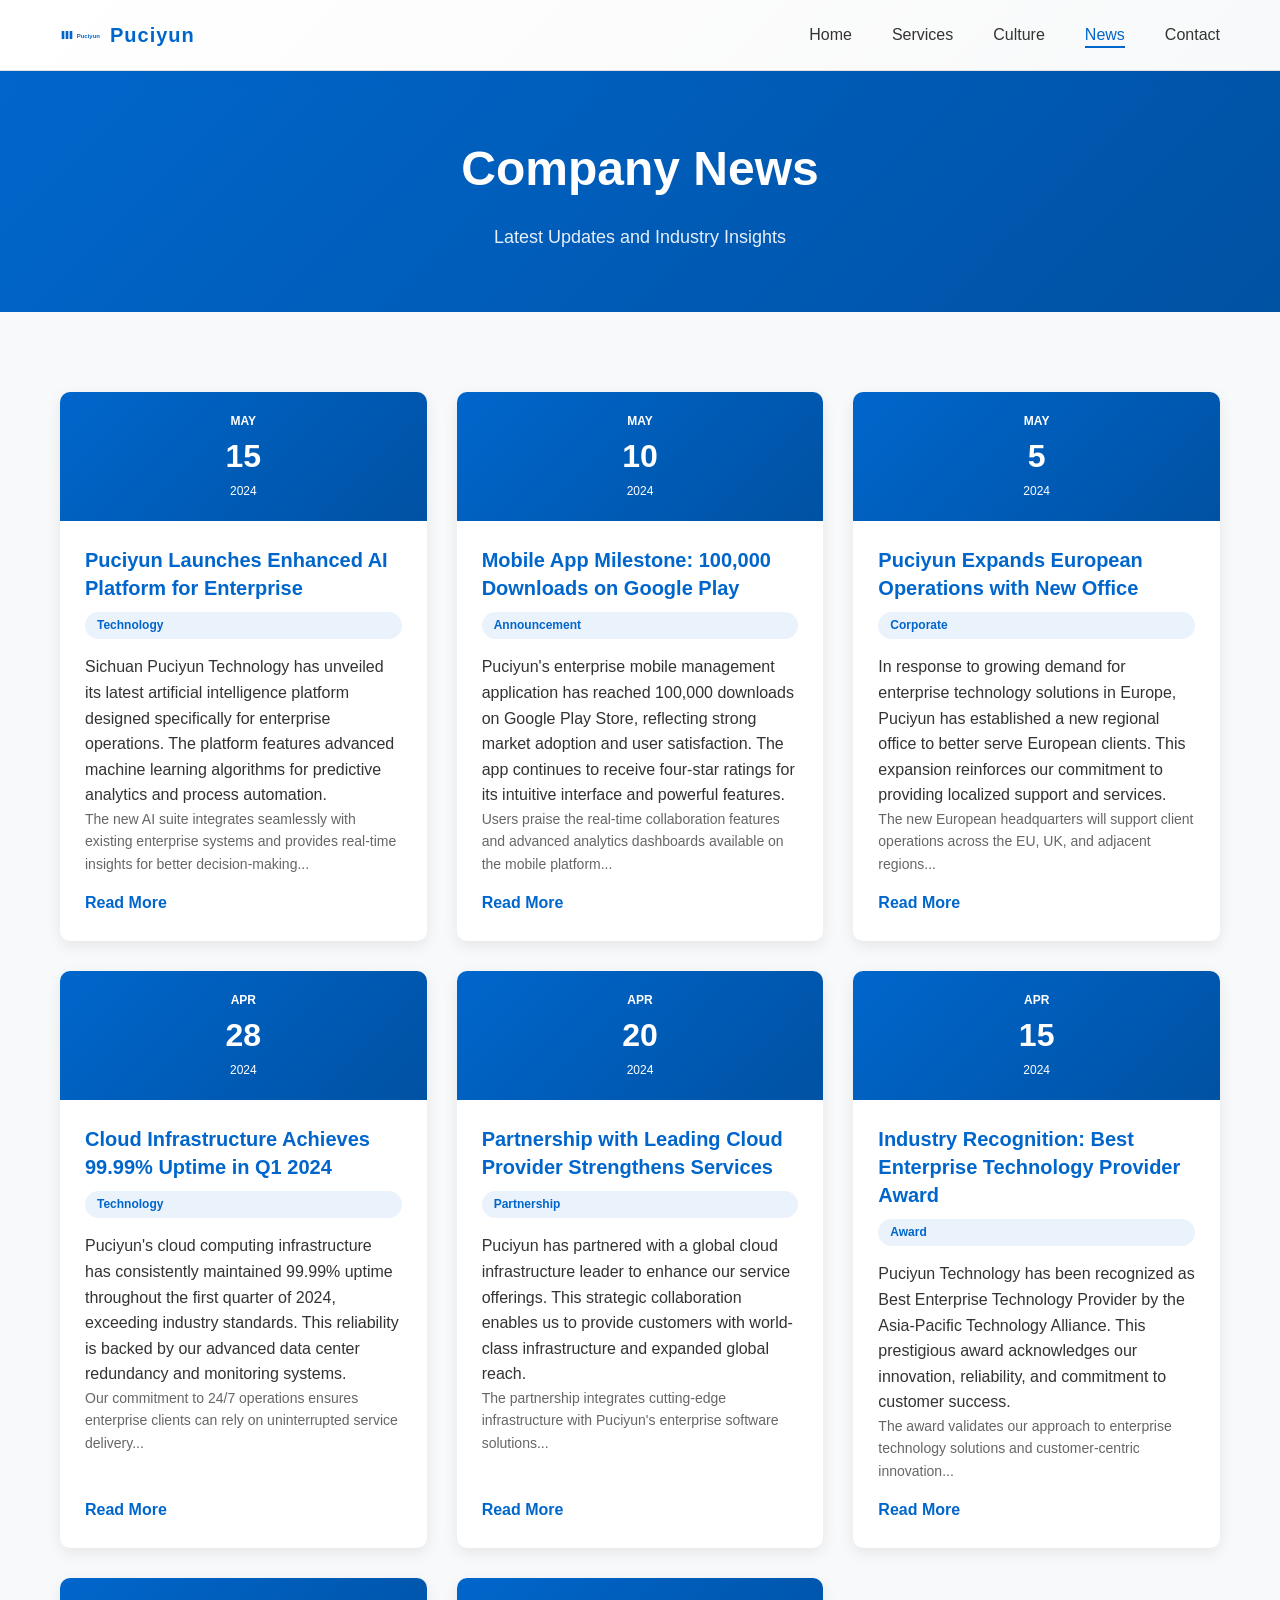
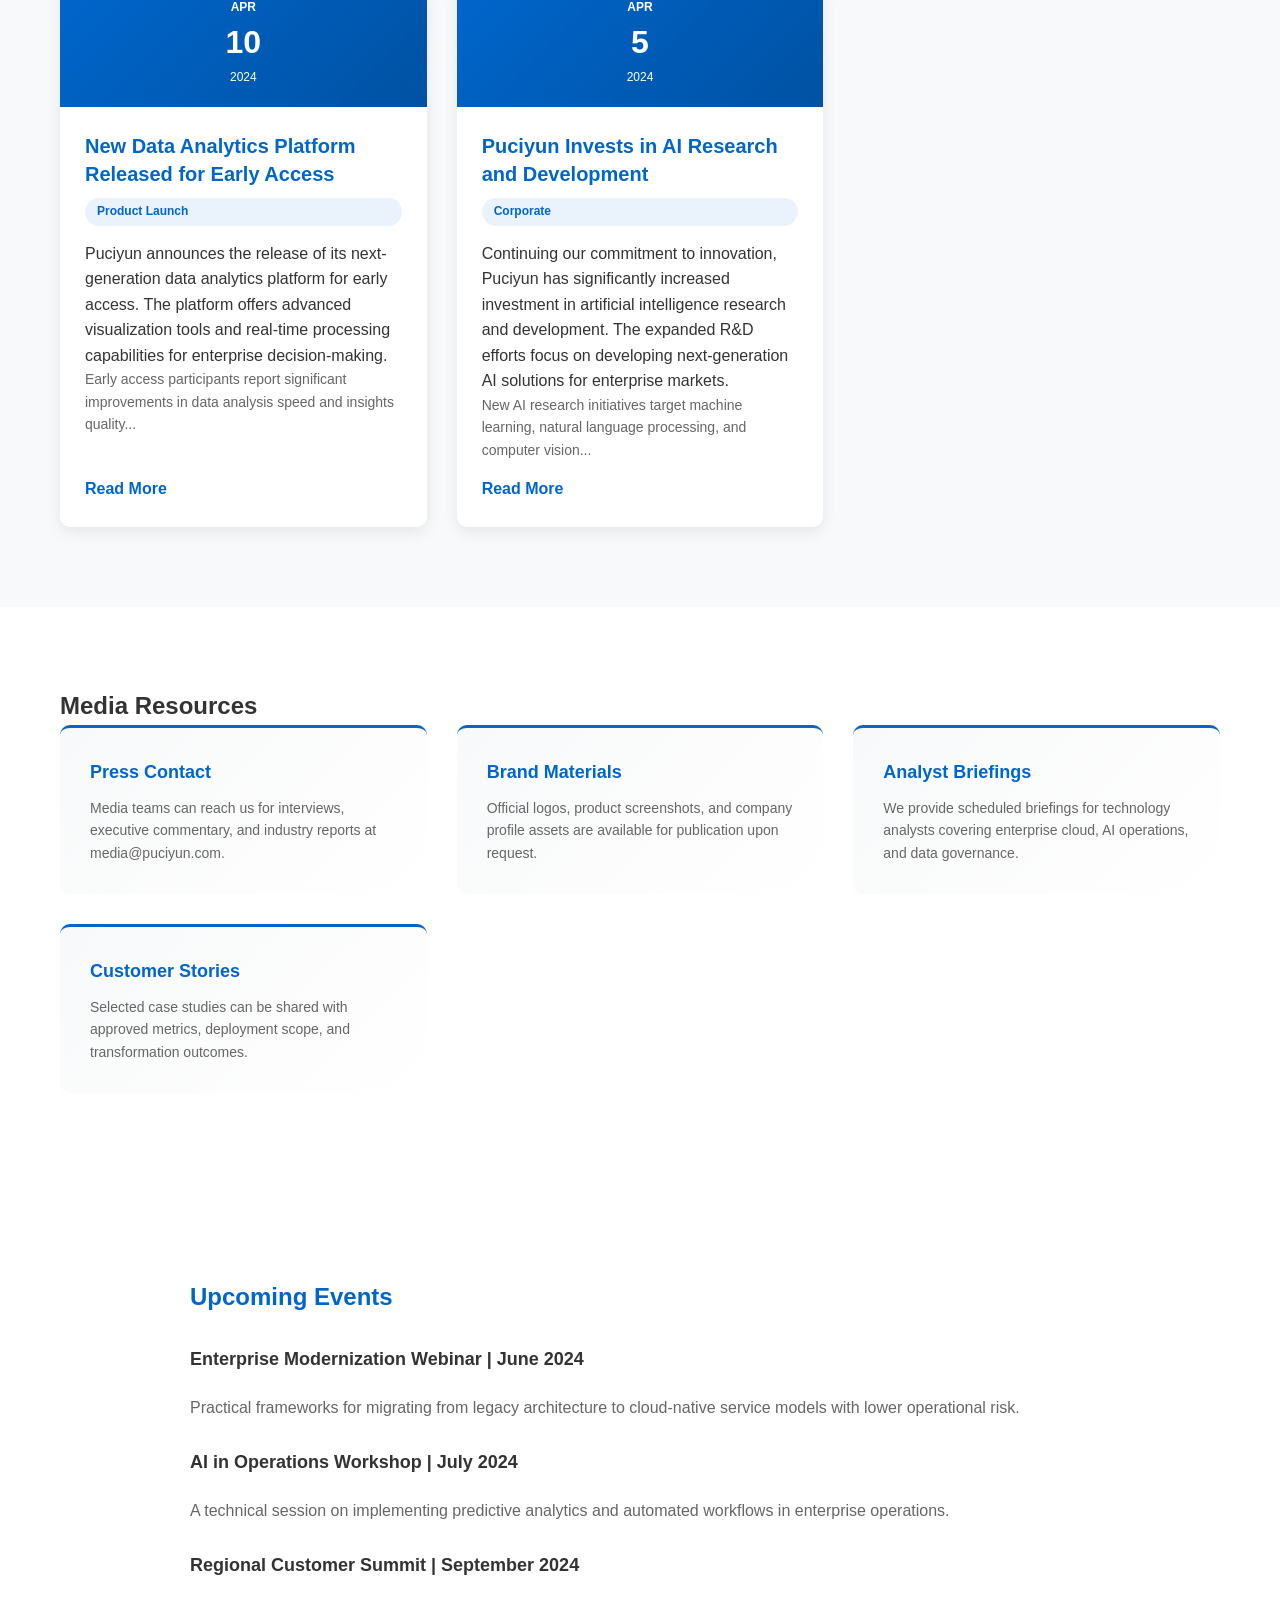
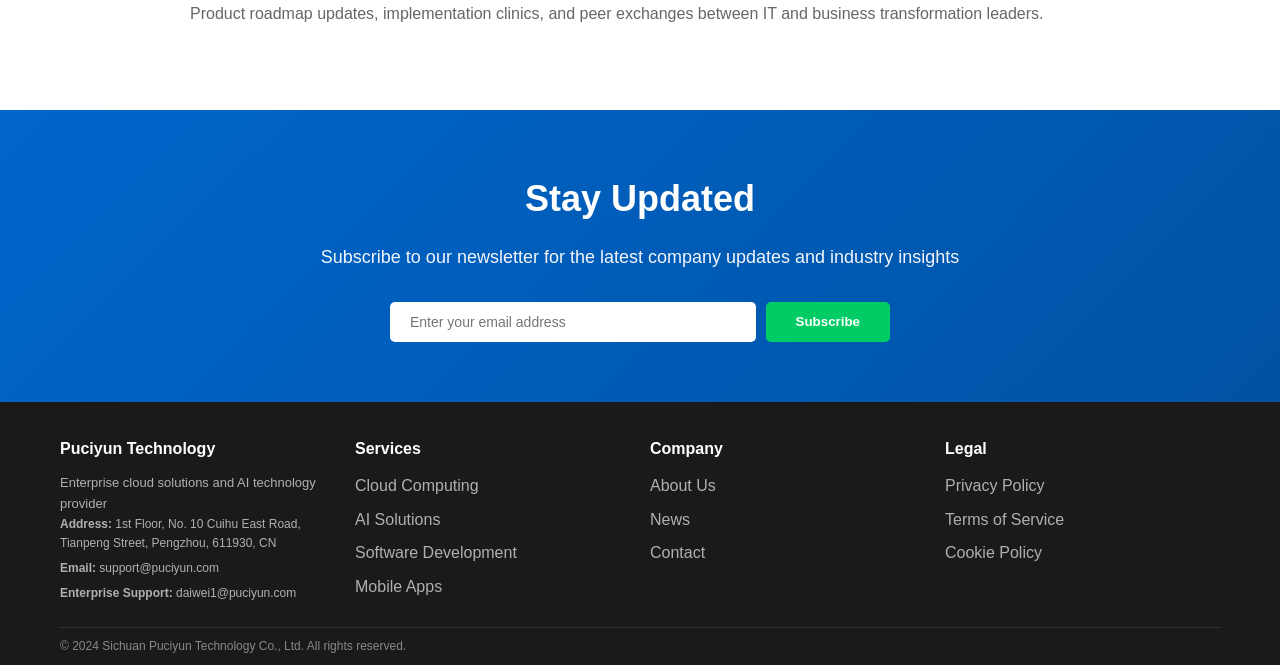
<file: pages/news.html>
<!DOCTYPE html>
<html lang="en">
<head>
    <meta charset="UTF-8">
    <meta name="viewport" content="width=device-width, initial-scale=1.0">
    <meta name="description" content="Company News - Latest updates and announcements from Puciyun Technology">
    <meta name="keywords" content="news, updates, announcements, company news, industry news">
    <meta name="robots" content="index, follow">
    <meta property="og:title" content="News - Puciyun Technology">
    <title>Company News - Puciyun Technology</title>
    <link rel="canonical" href="https://puciyun.com/pages/news.html">
    <link rel="stylesheet" href="../css/style.css">
</head>
<body>
    <!-- Navigation Header -->
    <header class="header">
        <nav class="navbar">
            <div class="container">
                <div class="nav-wrapper">
                    <div class="logo-section">
                        <svg class="logo" viewBox="0 0 120 40" xmlns="http://www.w3.org/2000/svg">
                            <rect x="5" y="8" width="8" height="24" fill="#0066cc" rx="1"/>
                            <rect x="17" y="8" width="8" height="24" fill="#0066cc" rx="1"/>
                            <rect x="29" y="8" width="8" height="24" fill="#0066cc" rx="1"/>
                            <text x="50" y="28" font-size="18" font-weight="bold" fill="#0066cc" font-family="Arial, sans-serif">Puciyun</text>
                        </svg>
                        <span class="brand-name">Puciyun</span>
                    </div>
                    <button class="menu-toggle" id="menuToggle">
                        <span></span>
                        <span></span>
                        <span></span>
                    </button>
                    <ul class="nav-menu" id="navMenu">
                        <li><a href="../index.html">Home</a></li>
                        <li><a href="services.html">Services</a></li>
                        <li><a href="culture.html">Culture</a></li>
                        <li><a href="news.html" class="active">News</a></li>
                        <li><a href="contact.html">Contact</a></li>
                    </ul>
                </div>
            </div>
        </nav>
    </header>

    <!-- Page Header -->
    <section class="page-header">
        <div class="container">
            <h1>Company News</h1>
            <p>Latest Updates and Industry Insights</p>
        </div>
    </section>

    <!-- News Grid -->
    <section class="news-section">
        <div class="container">
            <div class="news-grid">
                <article class="news-card">
                    <div class="news-date">
                        <span class="date-month">May</span>
                        <span class="date-day">15</span>
                        <span class="date-year">2024</span>
                    </div>
                    <div class="news-content">
                        <h3>Puciyun Launches Enhanced AI Platform for Enterprise</h3>
                        <p class="news-category">Technology</p>
                        <p>Sichuan Puciyun Technology has unveiled its latest artificial intelligence platform designed specifically for enterprise operations. The platform features advanced machine learning algorithms for predictive analytics and process automation.</p>
                        <p class="news-excerpt">The new AI suite integrates seamlessly with existing enterprise systems and provides real-time insights for better decision-making...</p>
                        <a href="#" class="read-more">Read More</a>
                    </div>
                </article>

                <article class="news-card">
                    <div class="news-date">
                        <span class="date-month">May</span>
                        <span class="date-day">10</span>
                        <span class="date-year">2024</span>
                    </div>
                    <div class="news-content">
                        <h3>Mobile App Milestone: 100,000 Downloads on Google Play</h3>
                        <p class="news-category">Announcement</p>
                        <p>Puciyun's enterprise mobile management application has reached 100,000 downloads on Google Play Store, reflecting strong market adoption and user satisfaction. The app continues to receive four-star ratings for its intuitive interface and powerful features.</p>
                        <p class="news-excerpt">Users praise the real-time collaboration features and advanced analytics dashboards available on the mobile platform...</p>
                        <a href="#" class="read-more">Read More</a>
                    </div>
                </article>

                <article class="news-card">
                    <div class="news-date">
                        <span class="date-month">May</span>
                        <span class="date-day">5</span>
                        <span class="date-year">2024</span>
                    </div>
                    <div class="news-content">
                        <h3>Puciyun Expands European Operations with New Office</h3>
                        <p class="news-category">Corporate</p>
                        <p>In response to growing demand for enterprise technology solutions in Europe, Puciyun has established a new regional office to better serve European clients. This expansion reinforces our commitment to providing localized support and services.</p>
                        <p class="news-excerpt">The new European headquarters will support client operations across the EU, UK, and adjacent regions...</p>
                        <a href="#" class="read-more">Read More</a>
                    </div>
                </article>

                <article class="news-card">
                    <div class="news-date">
                        <span class="date-month">Apr</span>
                        <span class="date-day">28</span>
                        <span class="date-year">2024</span>
                    </div>
                    <div class="news-content">
                        <h3>Cloud Infrastructure Achieves 99.99% Uptime in Q1 2024</h3>
                        <p class="news-category">Technology</p>
                        <p>Puciyun's cloud computing infrastructure has consistently maintained 99.99% uptime throughout the first quarter of 2024, exceeding industry standards. This reliability is backed by our advanced data center redundancy and monitoring systems.</p>
                        <p class="news-excerpt">Our commitment to 24/7 operations ensures enterprise clients can rely on uninterrupted service delivery...</p>
                        <a href="#" class="read-more">Read More</a>
                    </div>
                </article>

                <article class="news-card">
                    <div class="news-date">
                        <span class="date-month">Apr</span>
                        <span class="date-day">20</span>
                        <span class="date-year">2024</span>
                    </div>
                    <div class="news-content">
                        <h3>Partnership with Leading Cloud Provider Strengthens Services</h3>
                        <p class="news-category">Partnership</p>
                        <p>Puciyun has partnered with a global cloud infrastructure leader to enhance our service offerings. This strategic collaboration enables us to provide customers with world-class infrastructure and expanded global reach.</p>
                        <p class="news-excerpt">The partnership integrates cutting-edge infrastructure with Puciyun's enterprise software solutions...</p>
                        <a href="#" class="read-more">Read More</a>
                    </div>
                </article>

                <article class="news-card">
                    <div class="news-date">
                        <span class="date-month">Apr</span>
                        <span class="date-day">15</span>
                        <span class="date-year">2024</span>
                    </div>
                    <div class="news-content">
                        <h3>Industry Recognition: Best Enterprise Technology Provider Award</h3>
                        <p class="news-category">Award</p>
                        <p>Puciyun Technology has been recognized as Best Enterprise Technology Provider by the Asia-Pacific Technology Alliance. This prestigious award acknowledges our innovation, reliability, and commitment to customer success.</p>
                        <p class="news-excerpt">The award validates our approach to enterprise technology solutions and customer-centric innovation...</p>
                        <a href="#" class="read-more">Read More</a>
                    </div>
                </article>

                <article class="news-card">
                    <div class="news-date">
                        <span class="date-month">Apr</span>
                        <span class="date-day">10</span>
                        <span class="date-year">2024</span>
                    </div>
                    <div class="news-content">
                        <h3>New Data Analytics Platform Released for Early Access</h3>
                        <p class="news-category">Product Launch</p>
                        <p>Puciyun announces the release of its next-generation data analytics platform for early access. The platform offers advanced visualization tools and real-time processing capabilities for enterprise decision-making.</p>
                        <p class="news-excerpt">Early access participants report significant improvements in data analysis speed and insights quality...</p>
                        <a href="#" class="read-more">Read More</a>
                    </div>
                </article>

                <article class="news-card">
                    <div class="news-date">
                        <span class="date-month">Apr</span>
                        <span class="date-day">5</span>
                        <span class="date-year">2024</span>
                    </div>
                    <div class="news-content">
                        <h3>Puciyun Invests in AI Research and Development</h3>
                        <p class="news-category">Corporate</p>
                        <p>Continuing our commitment to innovation, Puciyun has significantly increased investment in artificial intelligence research and development. The expanded R&D efforts focus on developing next-generation AI solutions for enterprise markets.</p>
                        <p class="news-excerpt">New AI research initiatives target machine learning, natural language processing, and computer vision...</p>
                        <a href="#" class="read-more">Read More</a>
                    </div>
                </article>
            </div>
        </div>
    </section>

    <!-- Media Resources -->
    <section class="services-list">
        <div class="container">
            <h2>Media Resources</h2>
            <div class="services-grid">
                <div class="service-item">
                    <h3>Press Contact</h3>
                    <p>Media teams can reach us for interviews, executive commentary, and industry reports at media@puciyun.com.</p>
                </div>
                <div class="service-item">
                    <h3>Brand Materials</h3>
                    <p>Official logos, product screenshots, and company profile assets are available for publication upon request.</p>
                </div>
                <div class="service-item">
                    <h3>Analyst Briefings</h3>
                    <p>We provide scheduled briefings for technology analysts covering enterprise cloud, AI operations, and data governance.</p>
                </div>
                <div class="service-item">
                    <h3>Customer Stories</h3>
                    <p>Selected case studies can be shared with approved metrics, deployment scope, and transformation outcomes.</p>
                </div>
            </div>
        </div>
    </section>

    <!-- Upcoming Events -->
    <section class="policy-section">
        <div class="container">
            <div class="policy-content">
                <h2>Upcoming Events</h2>
                <h3>Enterprise Modernization Webinar | June 2024</h3>
                <p>Practical frameworks for migrating from legacy architecture to cloud-native service models with lower operational risk.</p>

                <h3>AI in Operations Workshop | July 2024</h3>
                <p>A technical session on implementing predictive analytics and automated workflows in enterprise operations.</p>

                <h3>Regional Customer Summit | September 2024</h3>
                <p>Product roadmap updates, implementation clinics, and peer exchanges between IT and business transformation leaders.</p>
            </div>
        </div>
    </section>

    <!-- Newsletter Section -->
    <section class="newsletter-section">
        <div class="container">
            <div class="newsletter-content">
                <h2>Stay Updated</h2>
                <p>Subscribe to our newsletter for the latest company updates and industry insights</p>
                <form class="newsletter-form" id="newsletterForm">
                    <input type="email" placeholder="Enter your email address" required>
                    <button type="submit" class="btn btn-primary">Subscribe</button>
                </form>
            </div>
        </div>
    </section>

    <!-- Footer -->
    <footer class="footer">
        <div class="container">
            <div class="footer-content">
                <div class="footer-section">
                    <h4>Puciyun Technology</h4>
                    <p>Enterprise cloud solutions and AI technology provider</p>
                    <div class="contact-info">
                        <p><strong>Address:</strong> 1st Floor, No. 10 Cuihu East Road, Tianpeng Street, Pengzhou, 611930, CN</p>
                        <p><strong>Email:</strong> support@puciyun.com</p>
                        <p><strong>Enterprise Support:</strong> daiwei1@puciyun.com</p>
                    </div>
                </div>
                <div class="footer-section">
                    <h4>Services</h4>
                    <ul>
                        <li><a href="services.html#cloud">Cloud Computing</a></li>
                        <li><a href="services.html#ai">AI Solutions</a></li>
                        <li><a href="services.html#software">Software Development</a></li>
                        <li><a href="services.html#mobile">Mobile Apps</a></li>
                    </ul>
                </div>
                <div class="footer-section">
                    <h4>Company</h4>
                    <ul>
                        <li><a href="culture.html">About Us</a></li>
                        <li><a href="news.html">News</a></li>
                        <li><a href="contact.html">Contact</a></li>
                    </ul>
                </div>
                <div class="footer-section">
                    <h4>Legal</h4>
                    <ul>
                        <li><a href="privacy.html">Privacy Policy</a></li>
                        <li><a href="terms.html">Terms of Service</a></li>
                        <li><a href="cookies.html">Cookie Policy</a></li>
                    </ul>
                </div>
            </div>
            <div class="footer-bottom">
                <p>&copy; 2024 Sichuan Puciyun Technology Co., Ltd. All rights reserved.</p>
            </div>
        </div>
    </footer>

    <script src="../js/main.js"></script>
    <script src="../js/animations.js"></script>
</body>
</html>
</file>
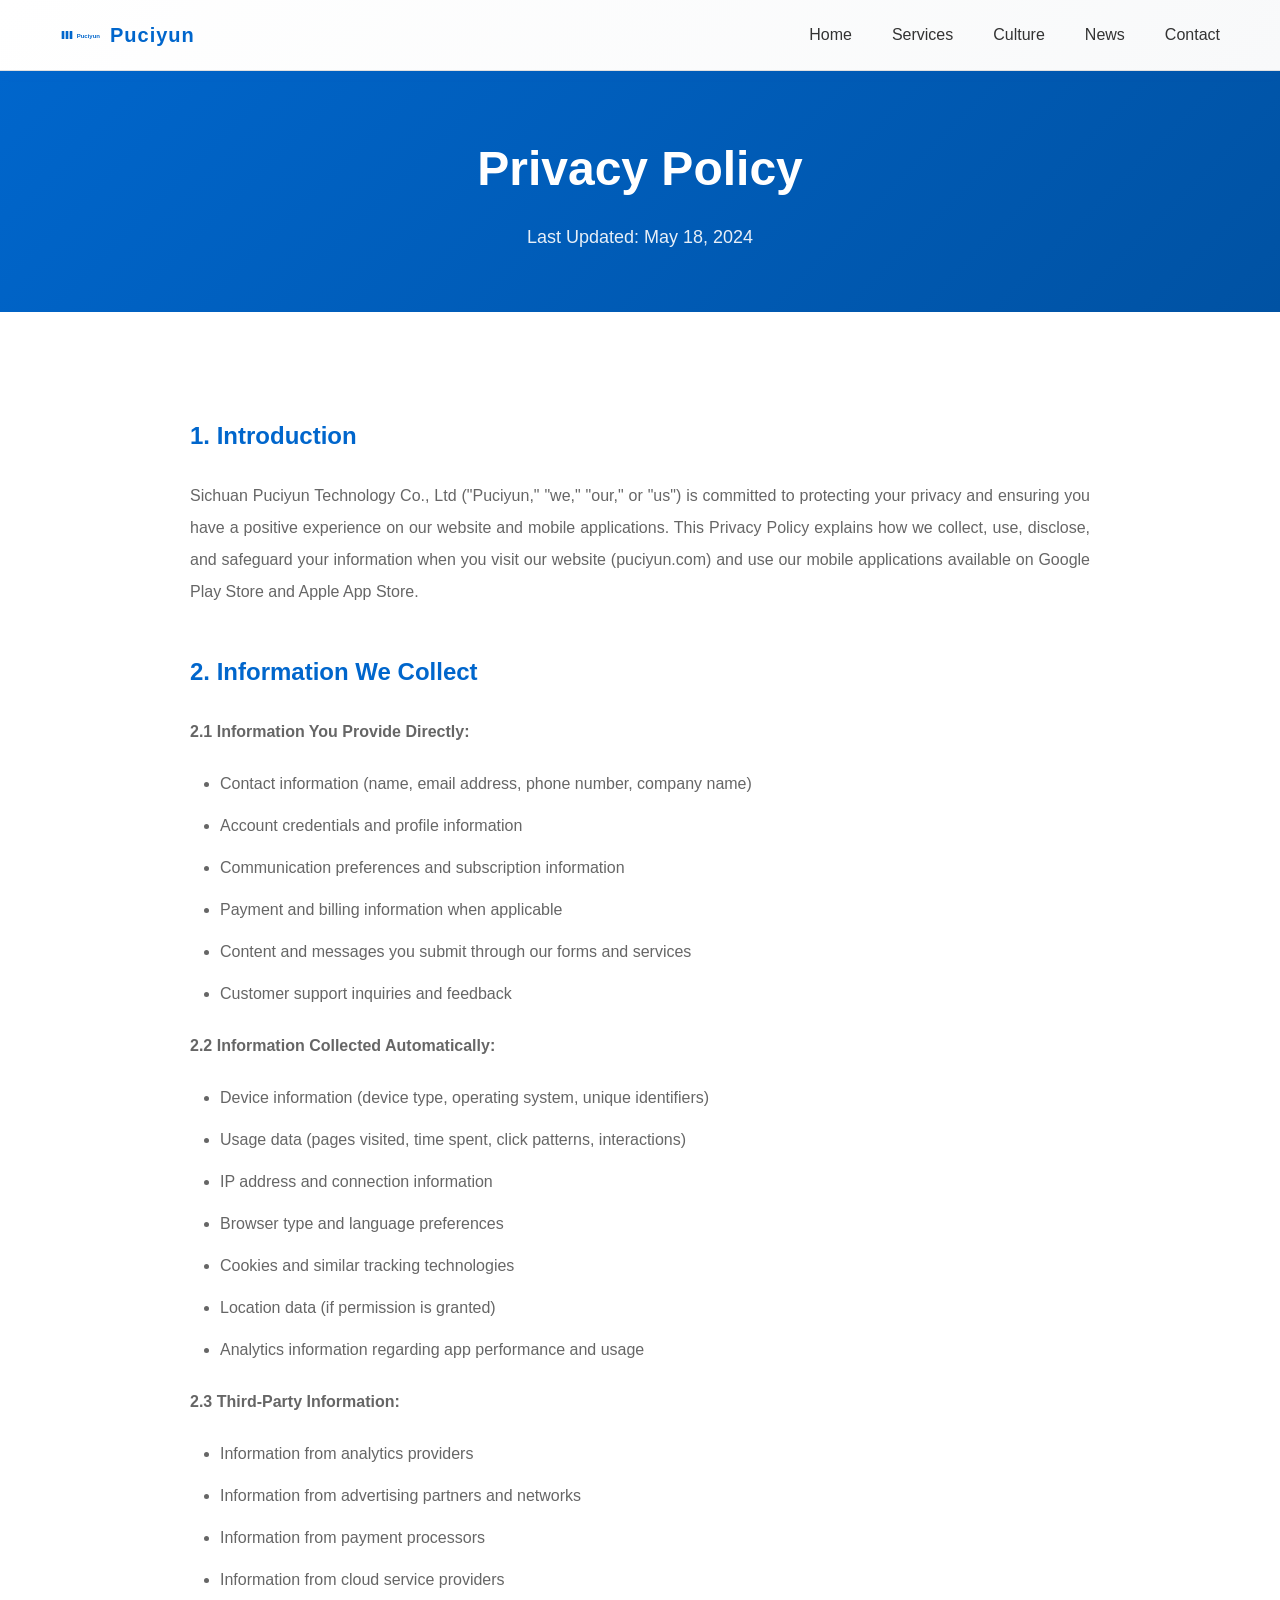
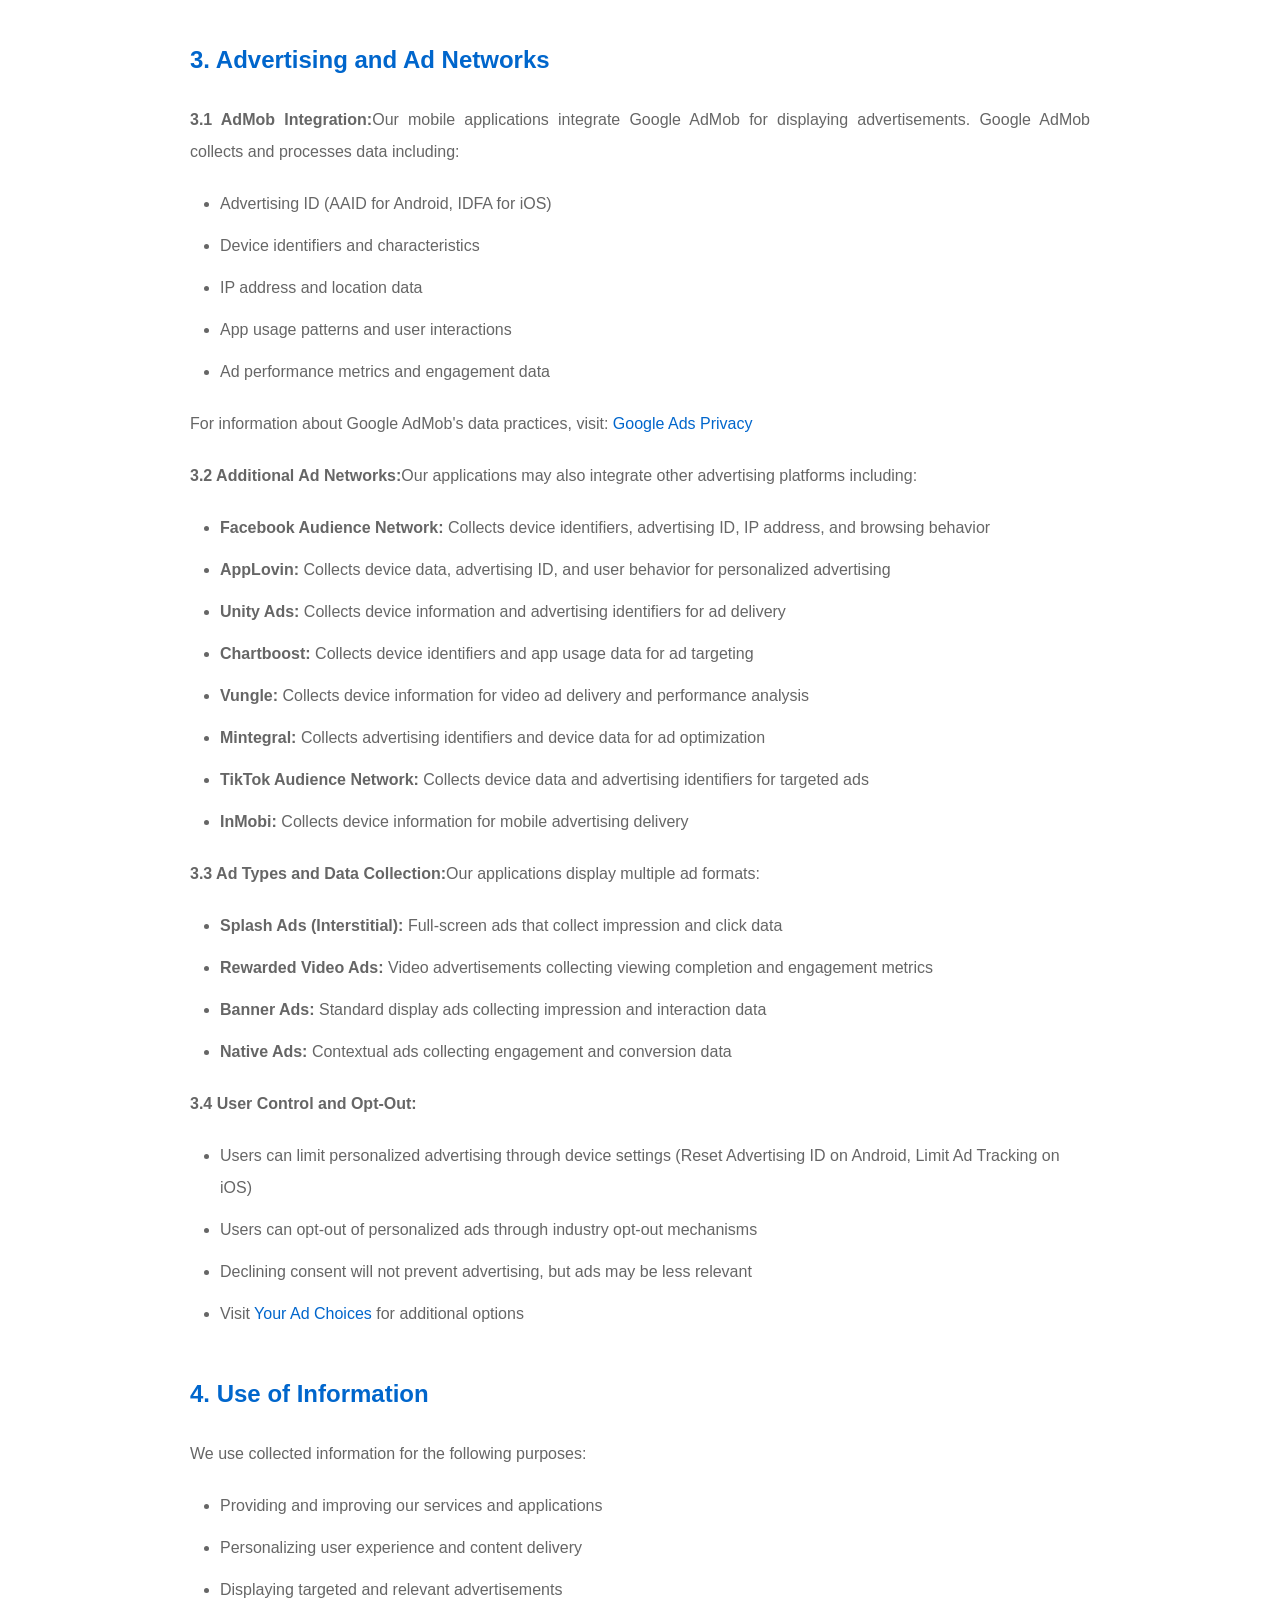
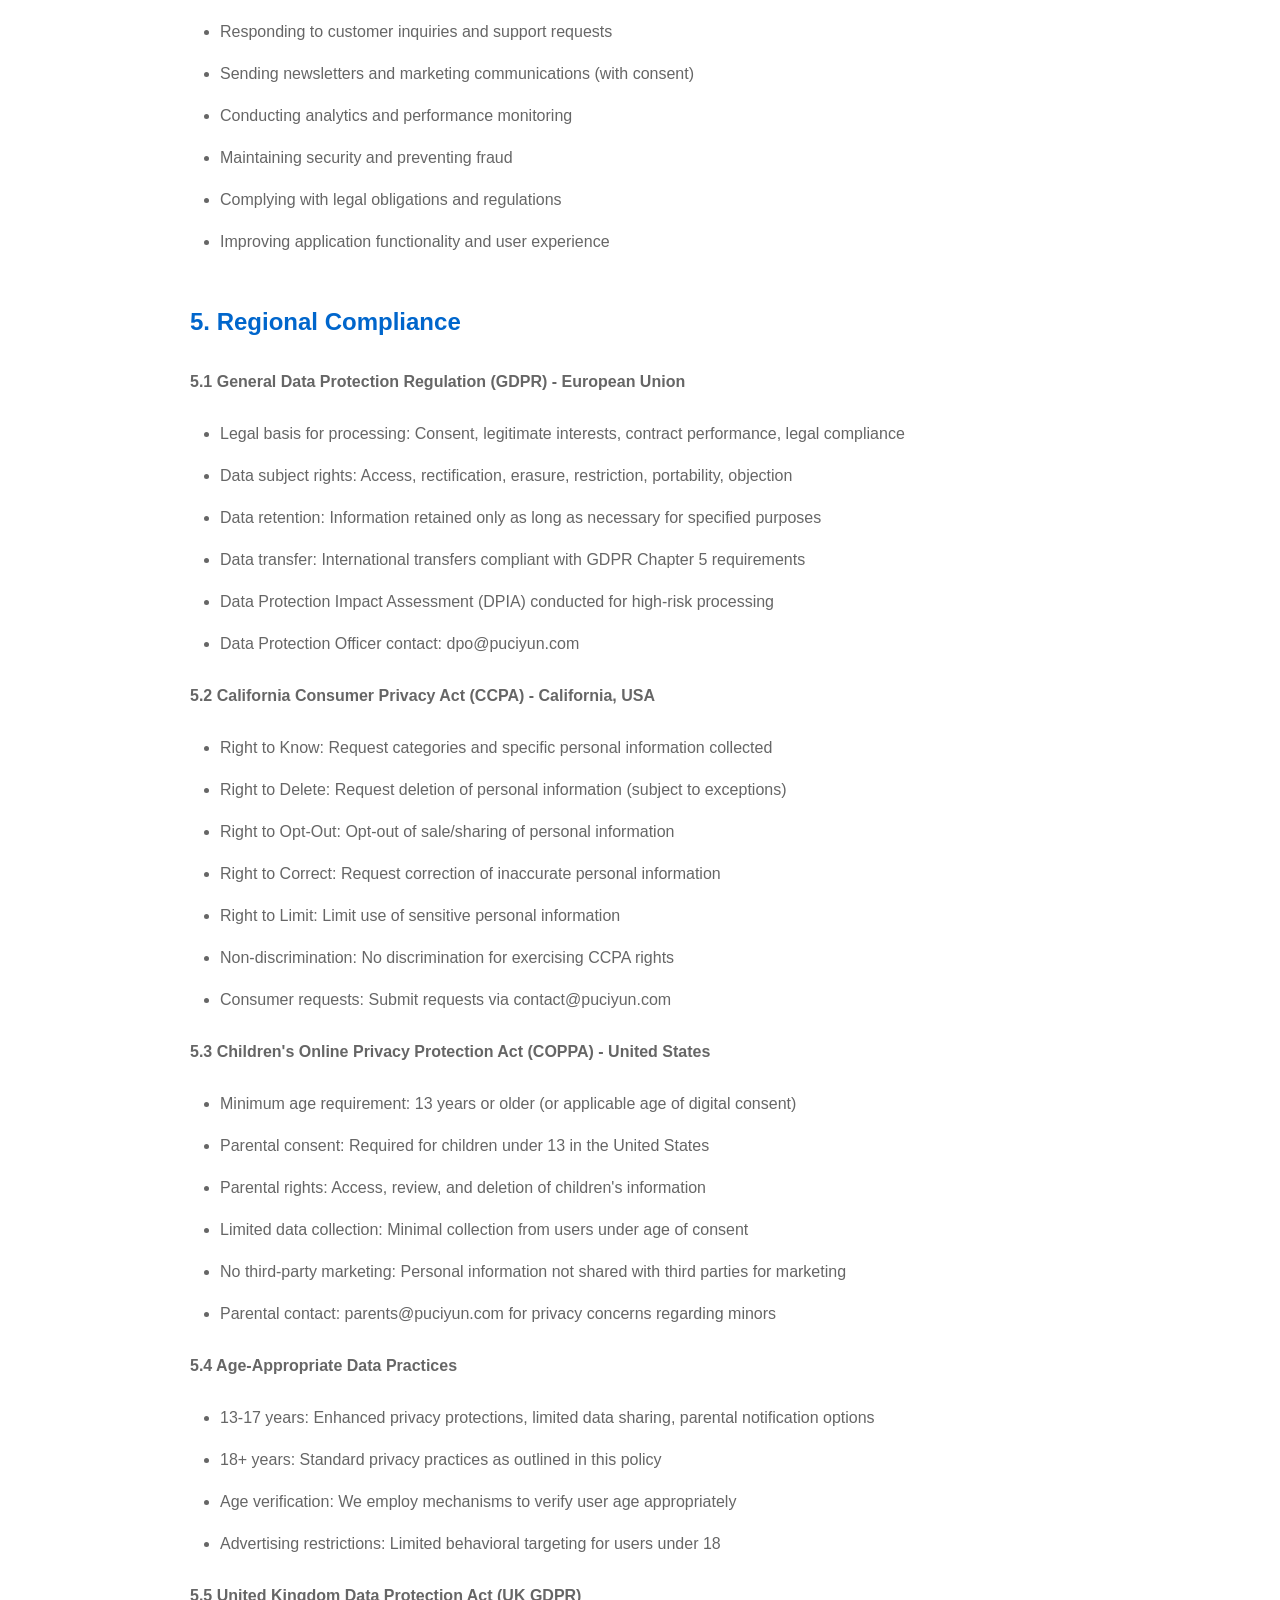
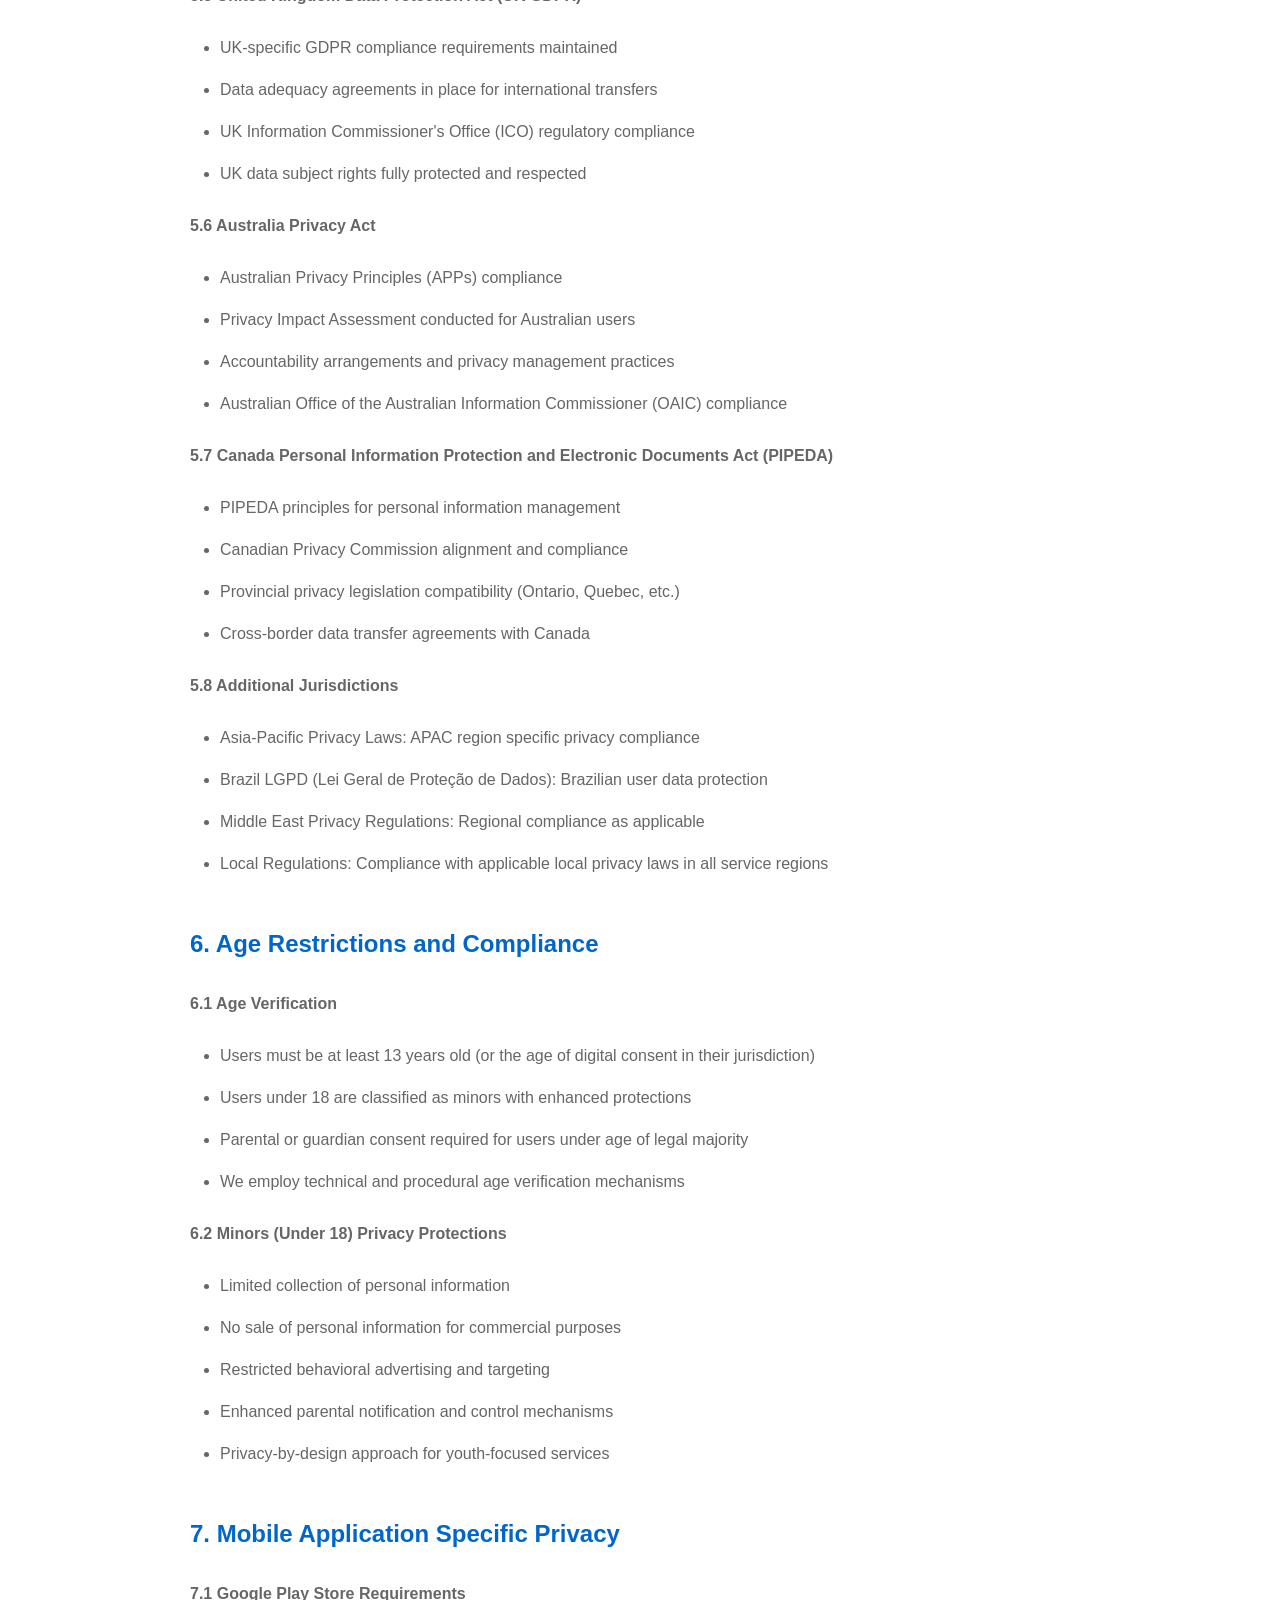
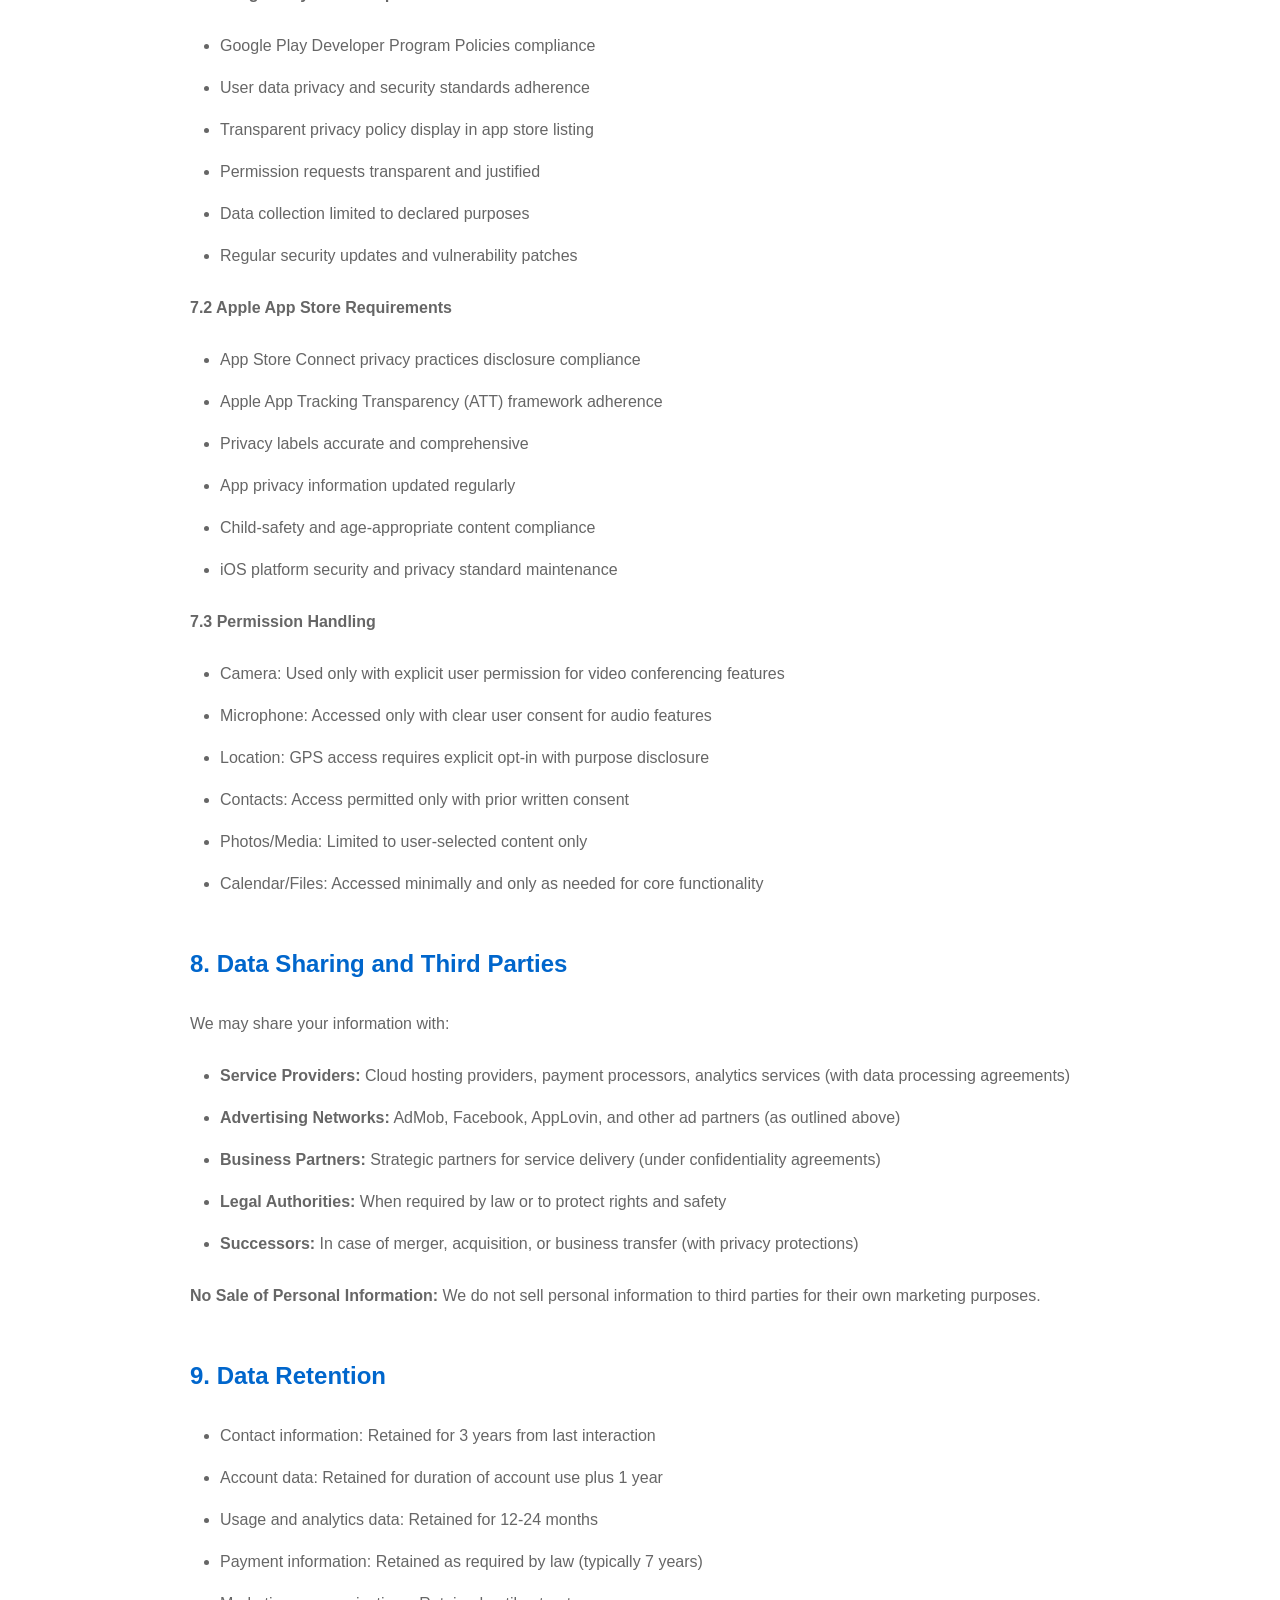
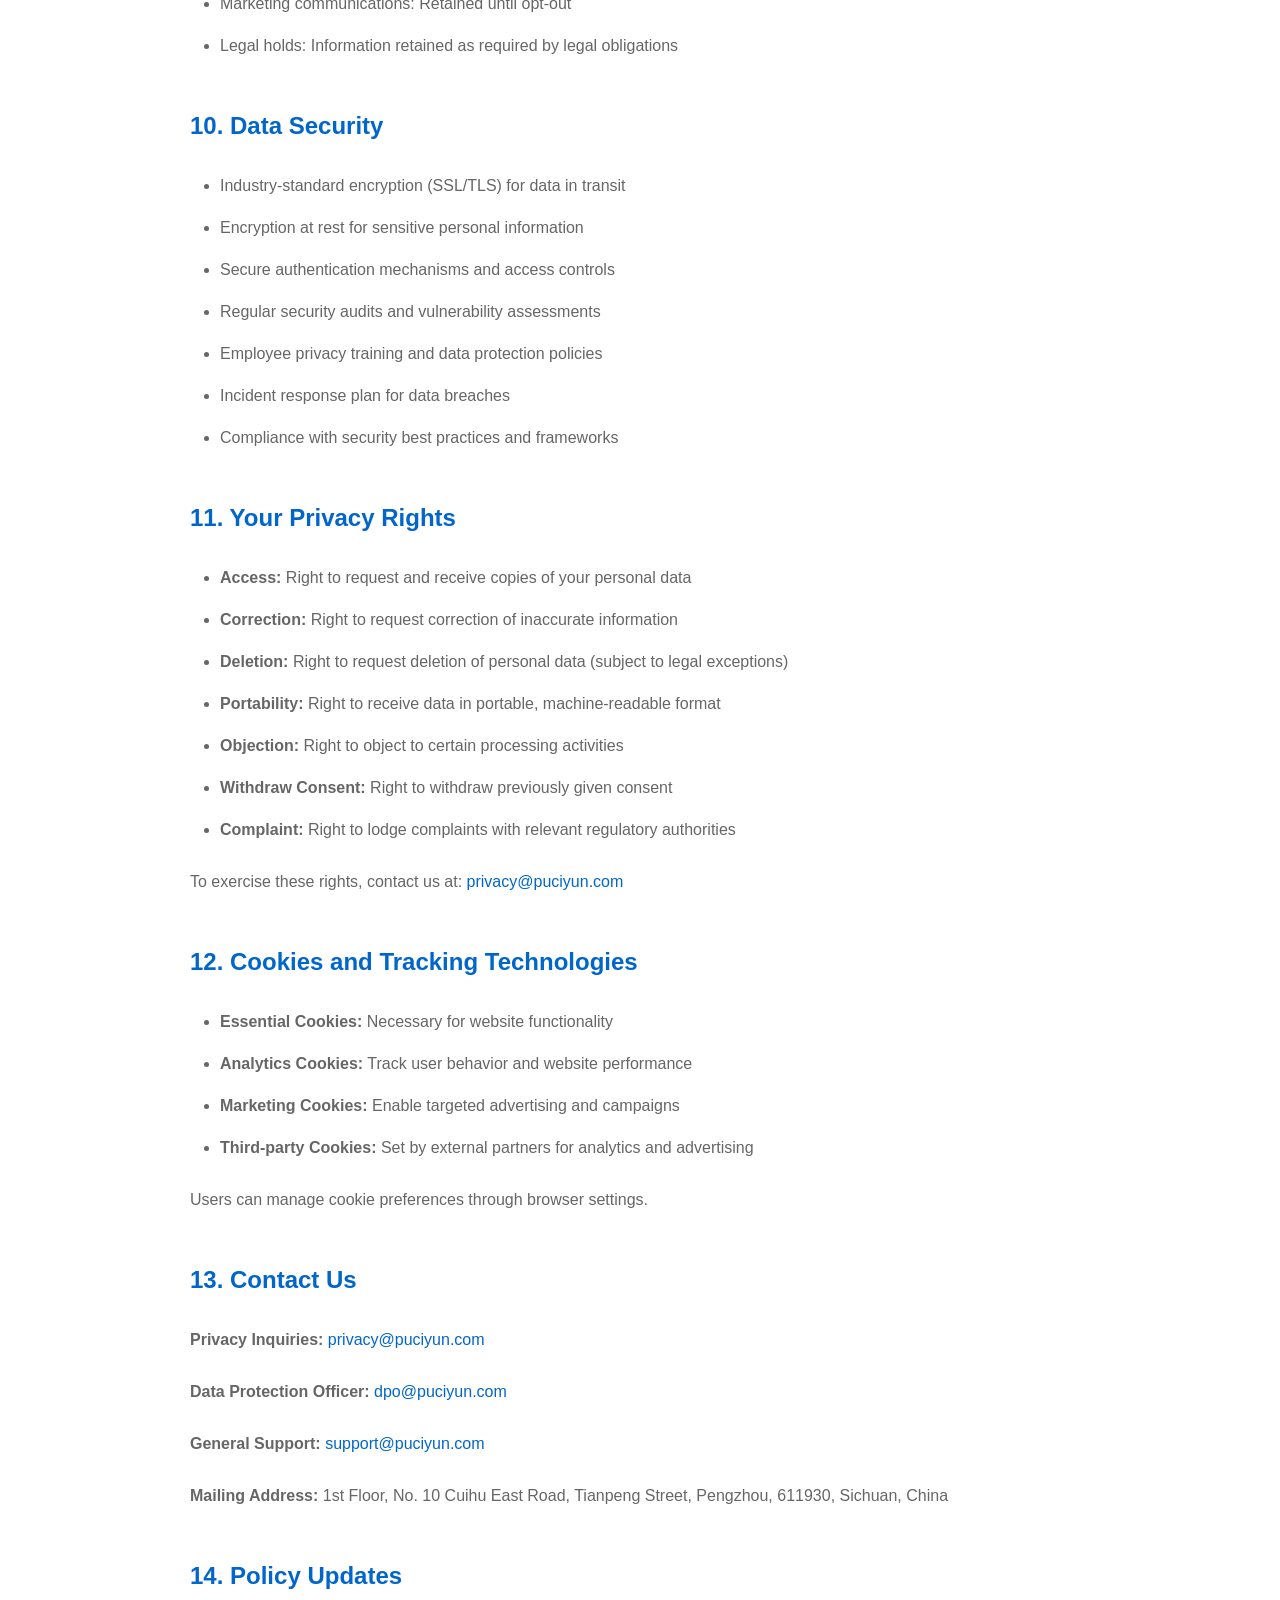
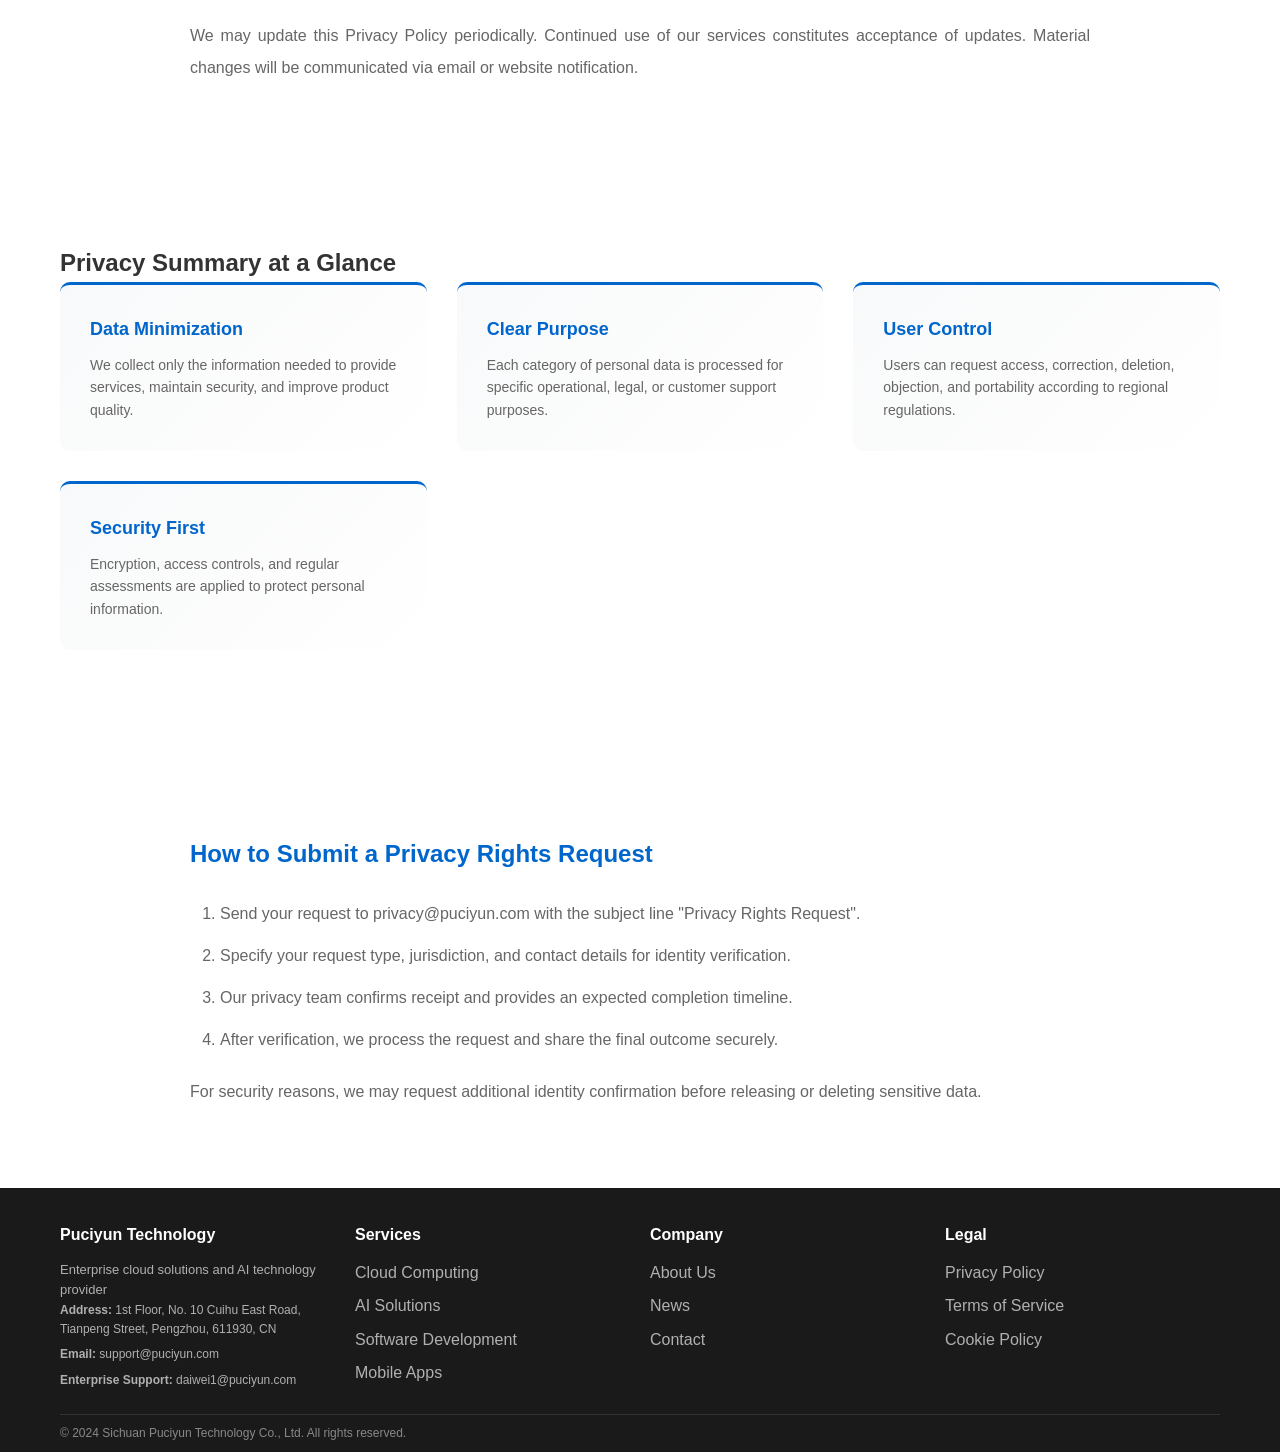
<file: pages/privacy.html>
<!DOCTYPE html>
<html lang="en">
<head>
    <meta charset="UTF-8">
    <meta name="viewport" content="width=device-width, initial-scale=1.0">
    <meta name="description" content="Privacy Policy - Puciyun Technology">
    <meta name="robots" content="index, follow">
    <title>Privacy Policy - Puciyun Technology</title>
    <link rel="canonical" href="https://puciyun.com/pages/privacy.html">
    <link rel="stylesheet" href="../css/style.css">
</head>
<body>
    <!-- Navigation Header -->
    <header class="header">
        <nav class="navbar">
            <div class="container">
                <div class="nav-wrapper">
                    <div class="logo-section">
                        <svg class="logo" viewBox="0 0 120 40" xmlns="http://www.w3.org/2000/svg">
                            <rect x="5" y="8" width="8" height="24" fill="#0066cc" rx="1"/>
                            <rect x="17" y="8" width="8" height="24" fill="#0066cc" rx="1"/>
                            <rect x="29" y="8" width="8" height="24" fill="#0066cc" rx="1"/>
                            <text x="50" y="28" font-size="18" font-weight="bold" fill="#0066cc" font-family="Arial, sans-serif">Puciyun</text>
                        </svg>
                        <span class="brand-name">Puciyun</span>
                    </div>
                    <button class="menu-toggle" id="menuToggle">
                        <span></span>
                        <span></span>
                        <span></span>
                    </button>
                    <ul class="nav-menu" id="navMenu">
                        <li><a href="../index.html">Home</a></li>
                        <li><a href="services.html">Services</a></li>
                        <li><a href="culture.html">Culture</a></li>
                        <li><a href="news.html">News</a></li>
                        <li><a href="contact.html">Contact</a></li>
                    </ul>
                </div>
            </div>
        </nav>
    </header>

    <!-- Page Header -->
    <section class="page-header">
        <div class="container">
            <h1>Privacy Policy</h1>
            <p>Last Updated: May 18, 2024</p>
        </div>
    </section>

    <!-- Privacy Policy Content -->
    <section class="policy-section">
        <div class="container">
            <div class="policy-content">
                <h2>1. Introduction</h2>
                <p>Sichuan Puciyun Technology Co., Ltd ("Puciyun," "we," "our," or "us") is committed to protecting your privacy and ensuring you have a positive experience on our website and mobile applications. This Privacy Policy explains how we collect, use, disclose, and safeguard your information when you visit our website (puciyun.com) and use our mobile applications available on Google Play Store and Apple App Store.</p>
                
                <h2>2. Information We Collect</h2>
                <p><strong>2.1 Information You Provide Directly:</strong></p>
                <ul>
                    <li>Contact information (name, email address, phone number, company name)</li>
                    <li>Account credentials and profile information</li>
                    <li>Communication preferences and subscription information</li>
                    <li>Payment and billing information when applicable</li>
                    <li>Content and messages you submit through our forms and services</li>
                    <li>Customer support inquiries and feedback</li>
                </ul>

                <p><strong>2.2 Information Collected Automatically:</strong></p>
                <ul>
                    <li>Device information (device type, operating system, unique identifiers)</li>
                    <li>Usage data (pages visited, time spent, click patterns, interactions)</li>
                    <li>IP address and connection information</li>
                    <li>Browser type and language preferences</li>
                    <li>Cookies and similar tracking technologies</li>
                    <li>Location data (if permission is granted)</li>
                    <li>Analytics information regarding app performance and usage</li>
                </ul>

                <p><strong>2.3 Third-Party Information:</strong></p>
                <ul>
                    <li>Information from analytics providers</li>
                    <li>Information from advertising partners and networks</li>
                    <li>Information from payment processors</li>
                    <li>Information from cloud service providers</li>
                </ul>

                <h2>3. Advertising and Ad Networks</h2>
                <p><strong>3.1 AdMob Integration:</strong>Our mobile applications integrate Google AdMob for displaying advertisements. Google AdMob collects and processes data including:</p>
                <ul>
                    <li>Advertising ID (AAID for Android, IDFA for iOS)</li>
                    <li>Device identifiers and characteristics</li>
                    <li>IP address and location data</li>
                    <li>App usage patterns and user interactions</li>
                    <li>Ad performance metrics and engagement data</li>
                </ul>
                <p>For information about Google AdMob's data practices, visit: <a href="https://policies.google.com/technologies/ads" target="_blank">Google Ads Privacy</a></p>

                <p><strong>3.2 Additional Ad Networks:</strong>Our applications may also integrate other advertising platforms including:</p>
                <ul>
                    <li><strong>Facebook Audience Network:</strong> Collects device identifiers, advertising ID, IP address, and browsing behavior</li>
                    <li><strong>AppLovin:</strong> Collects device data, advertising ID, and user behavior for personalized advertising</li>
                    <li><strong>Unity Ads:</strong> Collects device information and advertising identifiers for ad delivery</li>
                    <li><strong>Chartboost:</strong> Collects device identifiers and app usage data for ad targeting</li>
                    <li><strong>Vungle:</strong> Collects device information for video ad delivery and performance analysis</li>
                    <li><strong>Mintegral:</strong> Collects advertising identifiers and device data for ad optimization</li>
                    <li><strong>TikTok Audience Network:</strong> Collects device data and advertising identifiers for targeted ads</li>
                    <li><strong>InMobi:</strong> Collects device information for mobile advertising delivery</li>
                </ul>

                <p><strong>3.3 Ad Types and Data Collection:</strong>Our applications display multiple ad formats:</p>
                <ul>
                    <li><strong>Splash Ads (Interstitial):</strong> Full-screen ads that collect impression and click data</li>
                    <li><strong>Rewarded Video Ads:</strong> Video advertisements collecting viewing completion and engagement metrics</li>
                    <li><strong>Banner Ads:</strong> Standard display ads collecting impression and interaction data</li>
                    <li><strong>Native Ads:</strong> Contextual ads collecting engagement and conversion data</li>
                </ul>

                <p><strong>3.4 User Control and Opt-Out:</strong></p>
                <ul>
                    <li>Users can limit personalized advertising through device settings (Reset Advertising ID on Android, Limit Ad Tracking on iOS)</li>
                    <li>Users can opt-out of personalized ads through industry opt-out mechanisms</li>
                    <li>Declining consent will not prevent advertising, but ads may be less relevant</li>
                    <li>Visit <a href="https://www.youradchoices.com/" target="_blank">Your Ad Choices</a> for additional options</li>
                </ul>

                <h2>4. Use of Information</h2>
                <p>We use collected information for the following purposes:</p>
                <ul>
                    <li>Providing and improving our services and applications</li>
                    <li>Personalizing user experience and content delivery</li>
                    <li>Displaying targeted and relevant advertisements</li>
                    <li>Responding to customer inquiries and support requests</li>
                    <li>Sending newsletters and marketing communications (with consent)</li>
                    <li>Conducting analytics and performance monitoring</li>
                    <li>Maintaining security and preventing fraud</li>
                    <li>Complying with legal obligations and regulations</li>
                    <li>Improving application functionality and user experience</li>
                </ul>

                <h2>5. Regional Compliance</h2>
                <p><strong>5.1 General Data Protection Regulation (GDPR) - European Union</strong></p>
                <ul>
                    <li>Legal basis for processing: Consent, legitimate interests, contract performance, legal compliance</li>
                    <li>Data subject rights: Access, rectification, erasure, restriction, portability, objection</li>
                    <li>Data retention: Information retained only as long as necessary for specified purposes</li>
                    <li>Data transfer: International transfers compliant with GDPR Chapter 5 requirements</li>
                    <li>Data Protection Impact Assessment (DPIA) conducted for high-risk processing</li>
                    <li>Data Protection Officer contact: dpo@puciyun.com</li>
                </ul>

                <p><strong>5.2 California Consumer Privacy Act (CCPA) - California, USA</strong></p>
                <ul>
                    <li>Right to Know: Request categories and specific personal information collected</li>
                    <li>Right to Delete: Request deletion of personal information (subject to exceptions)</li>
                    <li>Right to Opt-Out: Opt-out of sale/sharing of personal information</li>
                    <li>Right to Correct: Request correction of inaccurate personal information</li>
                    <li>Right to Limit: Limit use of sensitive personal information</li>
                    <li>Non-discrimination: No discrimination for exercising CCPA rights</li>
                    <li>Consumer requests: Submit requests via contact@puciyun.com</li>
                </ul>

                <p><strong>5.3 Children's Online Privacy Protection Act (COPPA) - United States</strong></p>
                <ul>
                    <li>Minimum age requirement: 13 years or older (or applicable age of digital consent)</li>
                    <li>Parental consent: Required for children under 13 in the United States</li>
                    <li>Parental rights: Access, review, and deletion of children's information</li>
                    <li>Limited data collection: Minimal collection from users under age of consent</li>
                    <li>No third-party marketing: Personal information not shared with third parties for marketing</li>
                    <li>Parental contact: parents@puciyun.com for privacy concerns regarding minors</li>
                </ul>

                <p><strong>5.4 Age-Appropriate Data Practices</strong></p>
                <ul>
                    <li>13-17 years: Enhanced privacy protections, limited data sharing, parental notification options</li>
                    <li>18+ years: Standard privacy practices as outlined in this policy</li>
                    <li>Age verification: We employ mechanisms to verify user age appropriately</li>
                    <li>Advertising restrictions: Limited behavioral targeting for users under 18</li>
                </ul>

                <p><strong>5.5 United Kingdom Data Protection Act (UK GDPR)</strong></p>
                <ul>
                    <li>UK-specific GDPR compliance requirements maintained</li>
                    <li>Data adequacy agreements in place for international transfers</li>
                    <li>UK Information Commissioner's Office (ICO) regulatory compliance</li>
                    <li>UK data subject rights fully protected and respected</li>
                </ul>

                <p><strong>5.6 Australia Privacy Act</strong></p>
                <ul>
                    <li>Australian Privacy Principles (APPs) compliance</li>
                    <li>Privacy Impact Assessment conducted for Australian users</li>
                    <li>Accountability arrangements and privacy management practices</li>
                    <li>Australian Office of the Australian Information Commissioner (OAIC) compliance</li>
                </ul>

                <p><strong>5.7 Canada Personal Information Protection and Electronic Documents Act (PIPEDA)</strong></p>
                <ul>
                    <li>PIPEDA principles for personal information management</li>
                    <li>Canadian Privacy Commission alignment and compliance</li>
                    <li>Provincial privacy legislation compatibility (Ontario, Quebec, etc.)</li>
                    <li>Cross-border data transfer agreements with Canada</li>
                </ul>

                <p><strong>5.8 Additional Jurisdictions</strong></p>
                <ul>
                    <li>Asia-Pacific Privacy Laws: APAC region specific privacy compliance</li>
                    <li>Brazil LGPD (Lei Geral de Proteção de Dados): Brazilian user data protection</li>
                    <li>Middle East Privacy Regulations: Regional compliance as applicable</li>
                    <li>Local Regulations: Compliance with applicable local privacy laws in all service regions</li>
                </ul>

                <h2>6. Age Restrictions and Compliance</h2>
                <p><strong>6.1 Age Verification</strong></p>
                <ul>
                    <li>Users must be at least 13 years old (or the age of digital consent in their jurisdiction)</li>
                    <li>Users under 18 are classified as minors with enhanced protections</li>
                    <li>Parental or guardian consent required for users under age of legal majority</li>
                    <li>We employ technical and procedural age verification mechanisms</li>
                </ul>

                <p><strong>6.2 Minors (Under 18) Privacy Protections</strong></p>
                <ul>
                    <li>Limited collection of personal information</li>
                    <li>No sale of personal information for commercial purposes</li>
                    <li>Restricted behavioral advertising and targeting</li>
                    <li>Enhanced parental notification and control mechanisms</li>
                    <li>Privacy-by-design approach for youth-focused services</li>
                </ul>

                <h2>7. Mobile Application Specific Privacy</h2>
                <p><strong>7.1 Google Play Store Requirements</strong></p>
                <ul>
                    <li>Google Play Developer Program Policies compliance</li>
                    <li>User data privacy and security standards adherence</li>
                    <li>Transparent privacy policy display in app store listing</li>
                    <li>Permission requests transparent and justified</li>
                    <li>Data collection limited to declared purposes</li>
                    <li>Regular security updates and vulnerability patches</li>
                </ul>

                <p><strong>7.2 Apple App Store Requirements</strong></p>
                <ul>
                    <li>App Store Connect privacy practices disclosure compliance</li>
                    <li>Apple App Tracking Transparency (ATT) framework adherence</li>
                    <li>Privacy labels accurate and comprehensive</li>
                    <li>App privacy information updated regularly</li>
                    <li>Child-safety and age-appropriate content compliance</li>
                    <li>iOS platform security and privacy standard maintenance</li>
                </ul>

                <p><strong>7.3 Permission Handling</strong></p>
                <ul>
                    <li>Camera: Used only with explicit user permission for video conferencing features</li>
                    <li>Microphone: Accessed only with clear user consent for audio features</li>
                    <li>Location: GPS access requires explicit opt-in with purpose disclosure</li>
                    <li>Contacts: Access permitted only with prior written consent</li>
                    <li>Photos/Media: Limited to user-selected content only</li>
                    <li>Calendar/Files: Accessed minimally and only as needed for core functionality</li>
                </ul>

                <h2>8. Data Sharing and Third Parties</h2>
                <p>We may share your information with:</p>
                <ul>
                    <li><strong>Service Providers:</strong> Cloud hosting providers, payment processors, analytics services (with data processing agreements)</li>
                    <li><strong>Advertising Networks:</strong> AdMob, Facebook, AppLovin, and other ad partners (as outlined above)</li>
                    <li><strong>Business Partners:</strong> Strategic partners for service delivery (under confidentiality agreements)</li>
                    <li><strong>Legal Authorities:</strong> When required by law or to protect rights and safety</li>
                    <li><strong>Successors:</strong> In case of merger, acquisition, or business transfer (with privacy protections)</li>
                </ul>
                <p><strong>No Sale of Personal Information:</strong> We do not sell personal information to third parties for their own marketing purposes.</p>

                <h2>9. Data Retention</h2>
                <ul>
                    <li>Contact information: Retained for 3 years from last interaction</li>
                    <li>Account data: Retained for duration of account use plus 1 year</li>
                    <li>Usage and analytics data: Retained for 12-24 months</li>
                    <li>Payment information: Retained as required by law (typically 7 years)</li>
                    <li>Marketing communications: Retained until opt-out</li>
                    <li>Legal holds: Information retained as required by legal obligations</li>
                </ul>

                <h2>10. Data Security</h2>
                <ul>
                    <li>Industry-standard encryption (SSL/TLS) for data in transit</li>
                    <li>Encryption at rest for sensitive personal information</li>
                    <li>Secure authentication mechanisms and access controls</li>
                    <li>Regular security audits and vulnerability assessments</li>
                    <li>Employee privacy training and data protection policies</li>
                    <li>Incident response plan for data breaches</li>
                    <li>Compliance with security best practices and frameworks</li>
                </ul>

                <h2>11. Your Privacy Rights</h2>
                <ul>
                    <li><strong>Access:</strong> Right to request and receive copies of your personal data</li>
                    <li><strong>Correction:</strong> Right to request correction of inaccurate information</li>
                    <li><strong>Deletion:</strong> Right to request deletion of personal data (subject to legal exceptions)</li>
                    <li><strong>Portability:</strong> Right to receive data in portable, machine-readable format</li>
                    <li><strong>Objection:</strong> Right to object to certain processing activities</li>
                    <li><strong>Withdraw Consent:</strong> Right to withdraw previously given consent</li>
                    <li><strong>Complaint:</strong> Right to lodge complaints with relevant regulatory authorities</li>
                </ul>

                <p>To exercise these rights, contact us at: <a href="mailto:privacy@puciyun.com">privacy@puciyun.com</a></p>

                <h2>12. Cookies and Tracking Technologies</h2>
                <ul>
                    <li><strong>Essential Cookies:</strong> Necessary for website functionality</li>
                    <li><strong>Analytics Cookies:</strong> Track user behavior and website performance</li>
                    <li><strong>Marketing Cookies:</strong> Enable targeted advertising and campaigns</li>
                    <li><strong>Third-party Cookies:</strong> Set by external partners for analytics and advertising</li>
                </ul>
                <p>Users can manage cookie preferences through browser settings.</p>

                <h2>13. Contact Us</h2>
                <p><strong>Privacy Inquiries:</strong> <a href="mailto:privacy@puciyun.com">privacy@puciyun.com</a></p>
                <p><strong>Data Protection Officer:</strong> <a href="mailto:dpo@puciyun.com">dpo@puciyun.com</a></p>
                <p><strong>General Support:</strong> <a href="mailto:support@puciyun.com">support@puciyun.com</a></p>
                <p><strong>Mailing Address:</strong> 1st Floor, No. 10 Cuihu East Road, Tianpeng Street, Pengzhou, 611930, Sichuan, China</p>

                <h2>14. Policy Updates</h2>
                <p>We may update this Privacy Policy periodically. Continued use of our services constitutes acceptance of updates. Material changes will be communicated via email or website notification.</p>

            </div>
        </div>
    </section>

    <!-- Privacy Summary -->
    <section class="services-list">
        <div class="container">
            <h2>Privacy Summary at a Glance</h2>
            <div class="services-grid">
                <div class="service-item">
                    <h3>Data Minimization</h3>
                    <p>We collect only the information needed to provide services, maintain security, and improve product quality.</p>
                </div>
                <div class="service-item">
                    <h3>Clear Purpose</h3>
                    <p>Each category of personal data is processed for specific operational, legal, or customer support purposes.</p>
                </div>
                <div class="service-item">
                    <h3>User Control</h3>
                    <p>Users can request access, correction, deletion, objection, and portability according to regional regulations.</p>
                </div>
                <div class="service-item">
                    <h3>Security First</h3>
                    <p>Encryption, access controls, and regular assessments are applied to protect personal information.</p>
                </div>
            </div>
        </div>
    </section>

    <!-- Rights Request Process -->
    <section class="policy-section">
        <div class="container">
            <div class="policy-content">
                <h2>How to Submit a Privacy Rights Request</h2>
                <ol>
                    <li>Send your request to privacy@puciyun.com with the subject line "Privacy Rights Request".</li>
                    <li>Specify your request type, jurisdiction, and contact details for identity verification.</li>
                    <li>Our privacy team confirms receipt and provides an expected completion timeline.</li>
                    <li>After verification, we process the request and share the final outcome securely.</li>
                </ol>
                <p>For security reasons, we may request additional identity confirmation before releasing or deleting sensitive data.</p>
            </div>
        </div>
    </section>

    <!-- Footer -->
    <footer class="footer">
        <div class="container">
            <div class="footer-content">
                <div class="footer-section">
                    <h4>Puciyun Technology</h4>
                    <p>Enterprise cloud solutions and AI technology provider</p>
                    <div class="contact-info">
                        <p><strong>Address:</strong> 1st Floor, No. 10 Cuihu East Road, Tianpeng Street, Pengzhou, 611930, CN</p>
                        <p><strong>Email:</strong> support@puciyun.com</p>
                        <p><strong>Enterprise Support:</strong> daiwei1@puciyun.com</p>
                    </div>
                </div>
                <div class="footer-section">
                    <h4>Services</h4>
                    <ul>
                        <li><a href="services.html#cloud">Cloud Computing</a></li>
                        <li><a href="services.html#ai">AI Solutions</a></li>
                        <li><a href="services.html#software">Software Development</a></li>
                        <li><a href="services.html#mobile">Mobile Apps</a></li>
                    </ul>
                </div>
                <div class="footer-section">
                    <h4>Company</h4>
                    <ul>
                        <li><a href="culture.html">About Us</a></li>
                        <li><a href="news.html">News</a></li>
                        <li><a href="contact.html">Contact</a></li>
                    </ul>
                </div>
                <div class="footer-section">
                    <h4>Legal</h4>
                    <ul>
                        <li><a href="privacy.html">Privacy Policy</a></li>
                        <li><a href="terms.html">Terms of Service</a></li>
                        <li><a href="cookies.html">Cookie Policy</a></li>
                    </ul>
                </div>
            </div>
            <div class="footer-bottom">
                <p>&copy; 2024 Sichuan Puciyun Technology Co., Ltd. All rights reserved.</p>
            </div>
        </div>
    </footer>

    <script src="../js/main.js"></script>
</body>
</html>
</file>
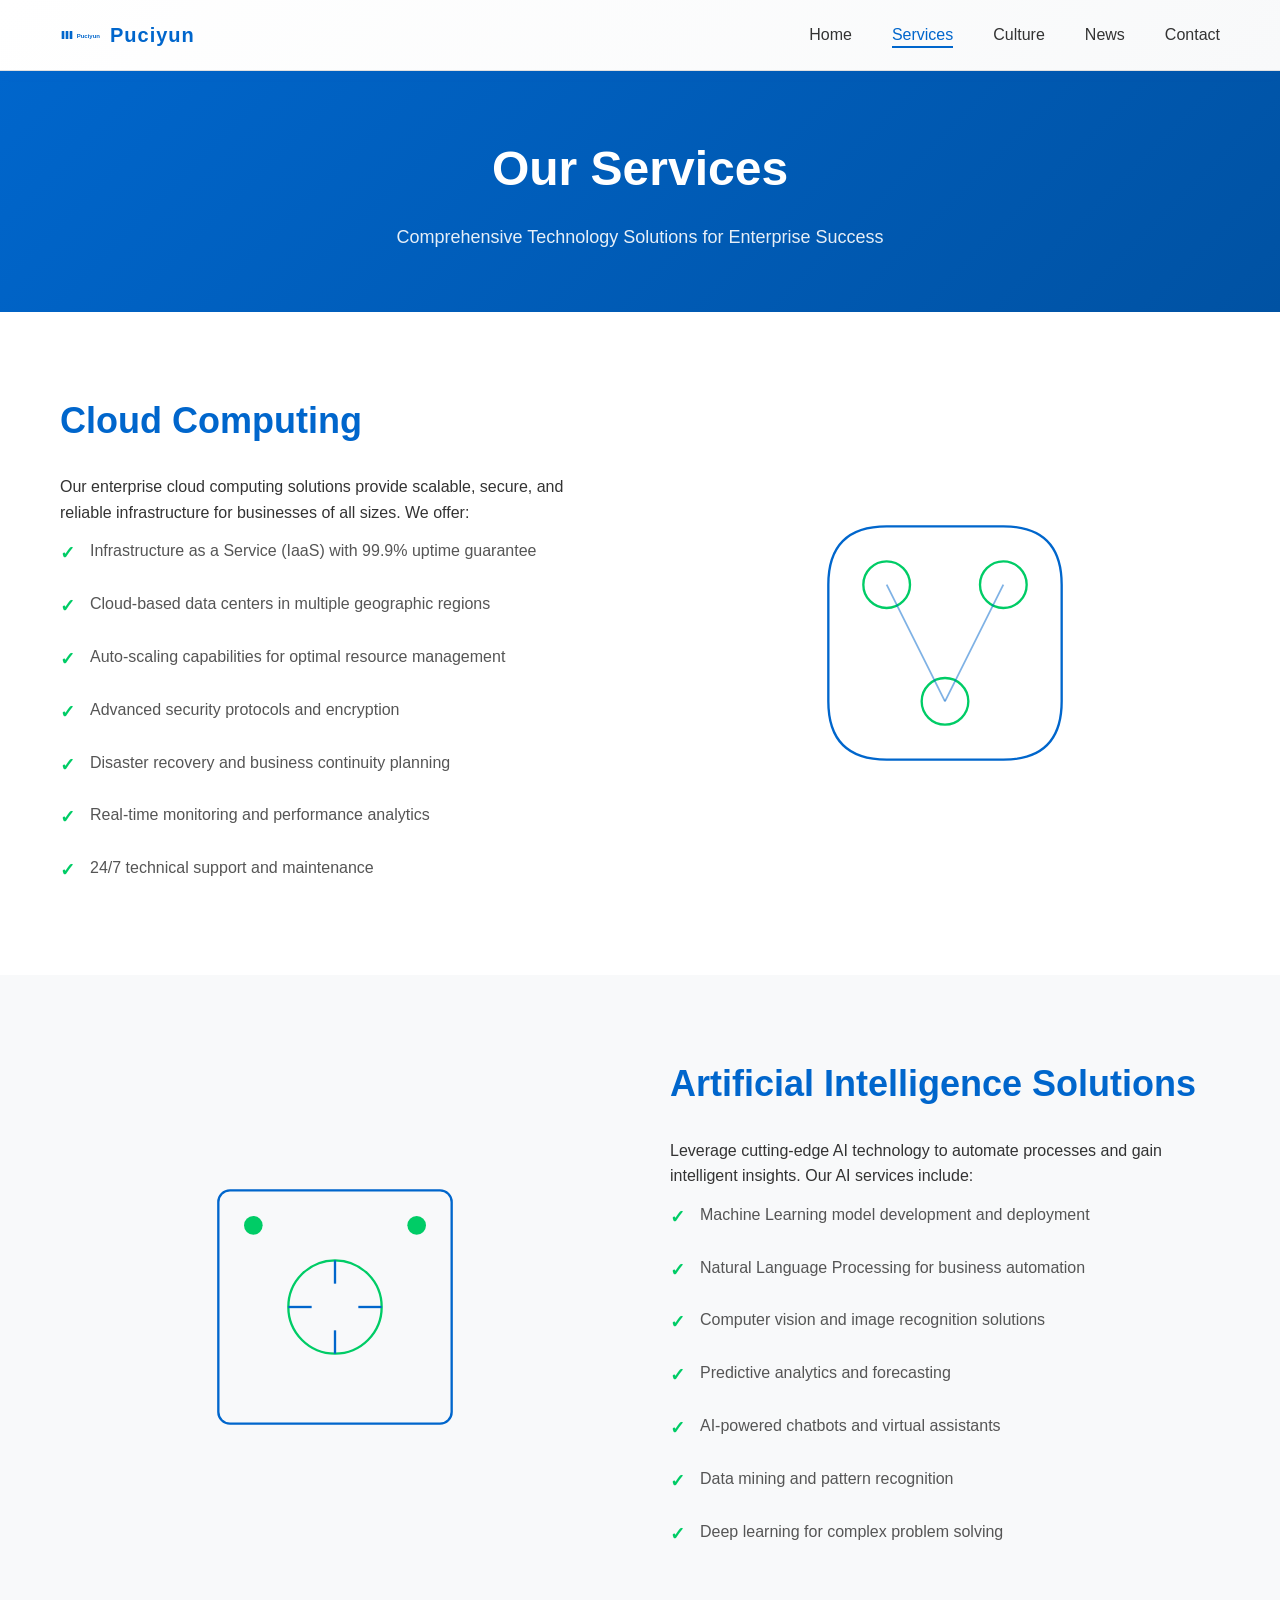
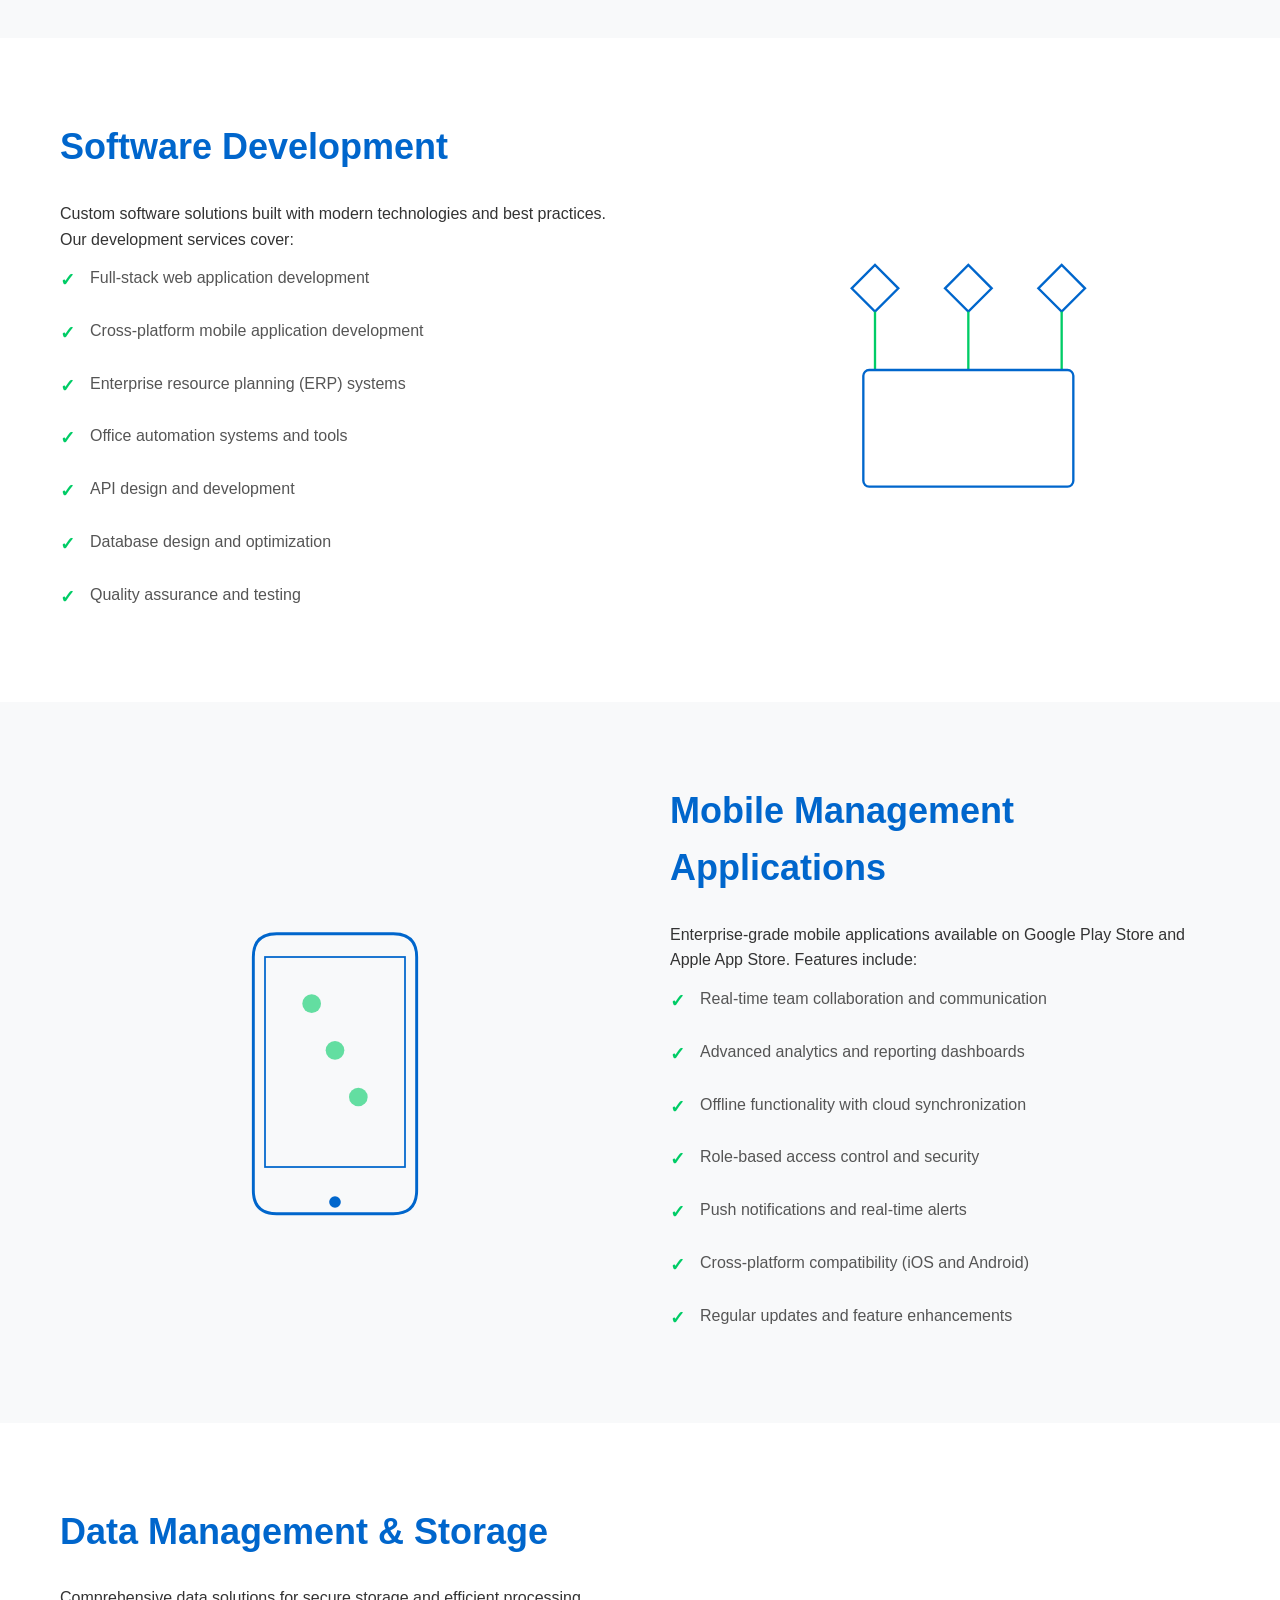
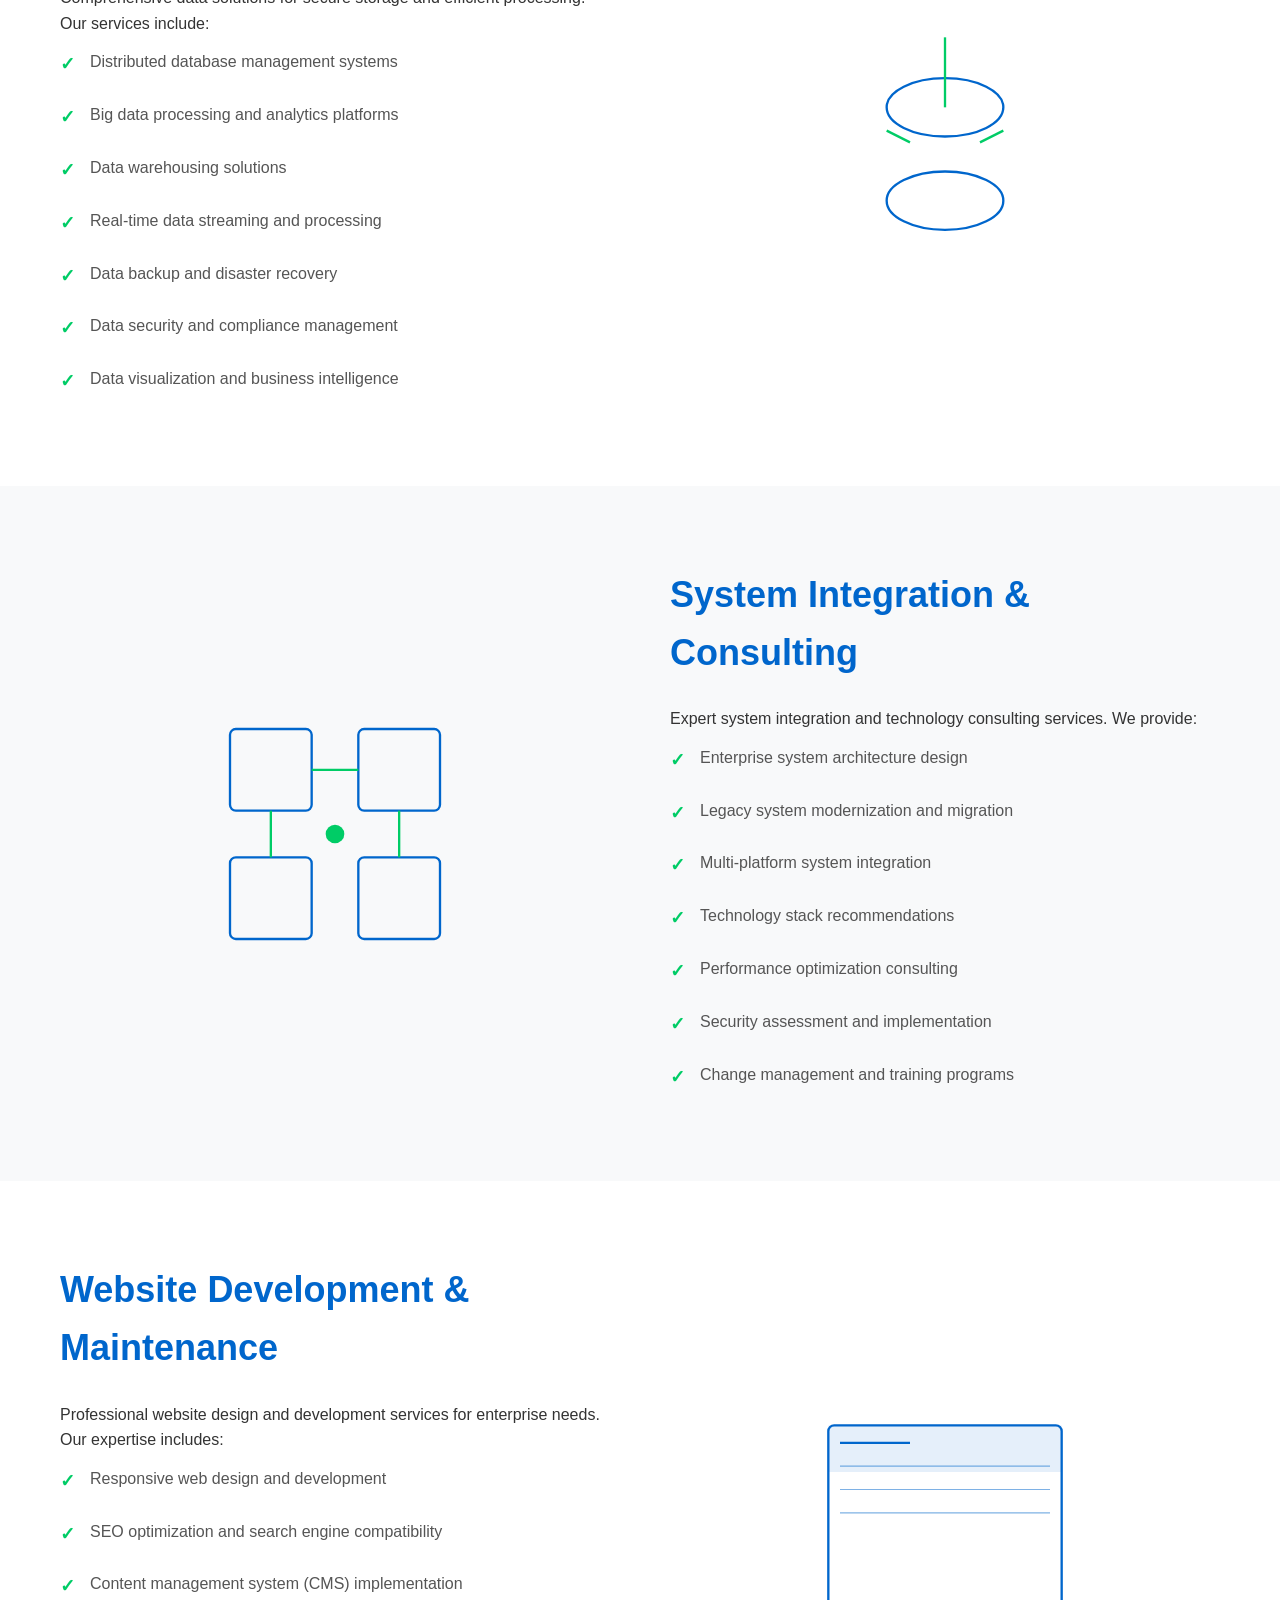
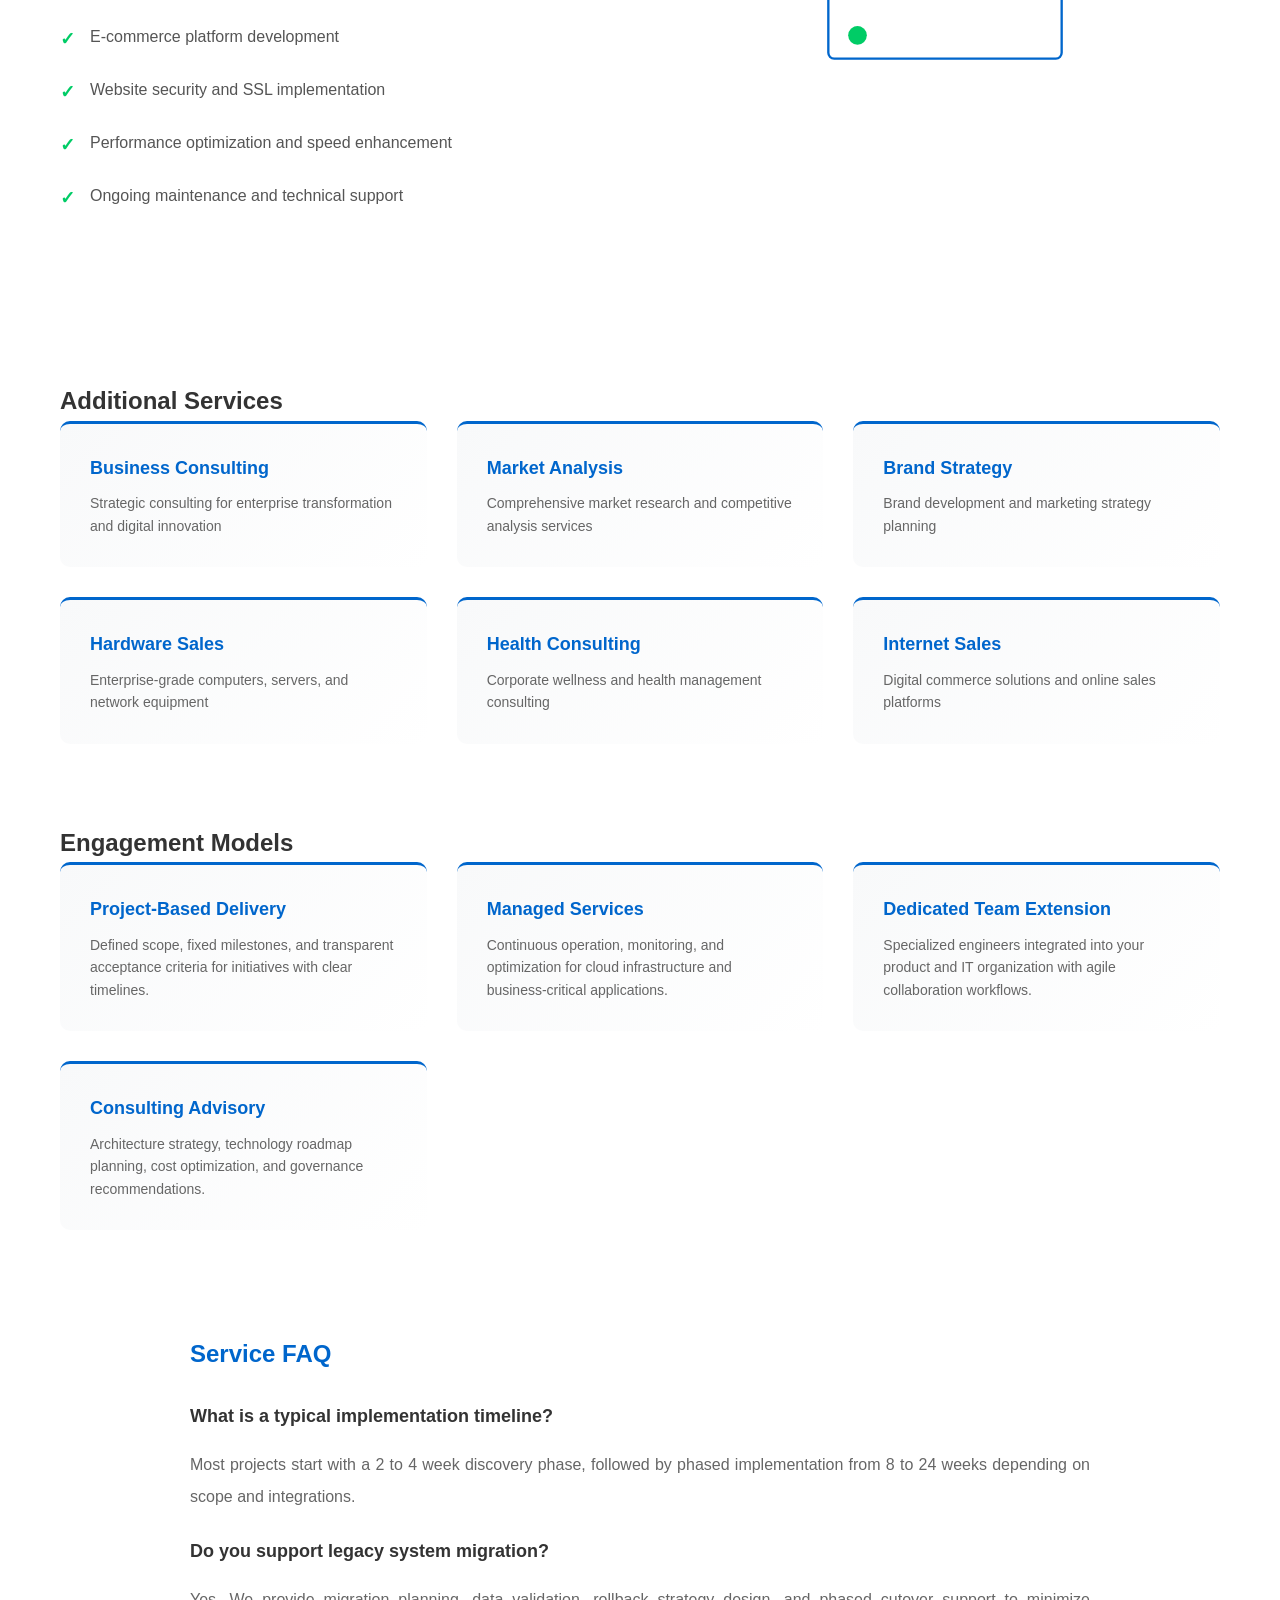
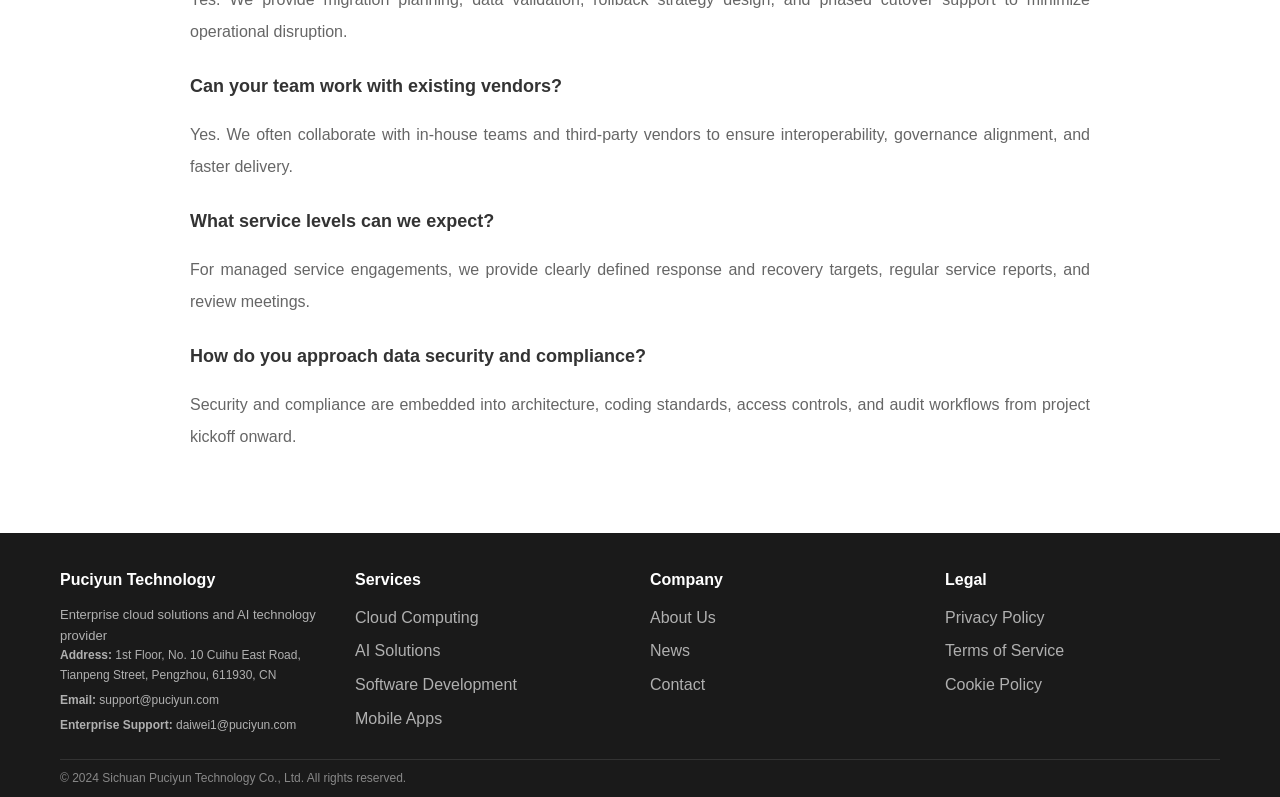
<file: pages/services.html>
<!DOCTYPE html>
<html lang="en">
<head>
    <meta charset="UTF-8">
    <meta name="viewport" content="width=device-width, initial-scale=1.0">
    <meta name="description" content="Enterprise Services - Cloud Computing, AI Technology, Software Development, and Mobile Management Solutions">
    <meta name="keywords" content="cloud services, AI technology, software development, data storage, enterprise solutions">
    <meta name="robots" content="index, follow">
    <meta property="og:title" content="Our Services - Puciyun Technology">
    <meta property="og:description" content="Enterprise cloud solutions, AI technology, and custom software development">
    <title>Our Services - Puciyun Technology</title>
    <link rel="canonical" href="https://puciyun.com/pages/services.html">
    <link rel="stylesheet" href="../css/style.css">
</head>
<body>
    <!-- Navigation Header -->
    <header class="header">
        <nav class="navbar">
            <div class="container">
                <div class="nav-wrapper">
                    <div class="logo-section">
                        <svg class="logo" viewBox="0 0 120 40" xmlns="http://www.w3.org/2000/svg">
                            <rect x="5" y="8" width="8" height="24" fill="#0066cc" rx="1"/>
                            <rect x="17" y="8" width="8" height="24" fill="#0066cc" rx="1"/>
                            <rect x="29" y="8" width="8" height="24" fill="#0066cc" rx="1"/>
                            <text x="50" y="28" font-size="18" font-weight="bold" fill="#0066cc" font-family="Arial, sans-serif">Puciyun</text>
                        </svg>
                        <span class="brand-name">Puciyun</span>
                    </div>
                    <button class="menu-toggle" id="menuToggle">
                        <span></span>
                        <span></span>
                        <span></span>
                    </button>
                    <ul class="nav-menu" id="navMenu">
                        <li><a href="../index.html">Home</a></li>
                        <li><a href="services.html" class="active">Services</a></li>
                        <li><a href="culture.html">Culture</a></li>
                        <li><a href="news.html">News</a></li>
                        <li><a href="contact.html">Contact</a></li>
                    </ul>
                </div>
            </div>
        </nav>
    </header>

    <!-- Page Header -->
    <section class="page-header">
        <div class="container">
            <h1>Our Services</h1>
            <p>Comprehensive Technology Solutions for Enterprise Success</p>
        </div>
    </section>

    <!-- Cloud Computing Services -->
    <section class="service-section" id="cloud">
        <div class="container">
            <div class="service-content">
                <div class="service-text">
                    <h2>Cloud Computing</h2>
                    <p>Our enterprise cloud computing solutions provide scalable, secure, and reliable infrastructure for businesses of all sizes. We offer:</p>
                    <ul class="service-list">
                        <li>Infrastructure as a Service (IaaS) with 99.9% uptime guarantee</li>
                        <li>Cloud-based data centers in multiple geographic regions</li>
                        <li>Auto-scaling capabilities for optimal resource management</li>
                        <li>Advanced security protocols and encryption</li>
                        <li>Disaster recovery and business continuity planning</li>
                        <li>Real-time monitoring and performance analytics</li>
                        <li>24/7 technical support and maintenance</li>
                    </ul>
                </div>
                <div class="service-graphic">
                    <svg viewBox="0 0 300 300" xmlns="http://www.w3.org/2000/svg">
                        <path d="M 50 100 Q 50 50 100 50 L 200 50 Q 250 50 250 100 L 250 200 Q 250 250 200 250 L 100 250 Q 50 250 50 200 Z" fill="none" stroke="#0066cc" stroke-width="2"/>
                        <circle cx="100" cy="100" r="20" fill="none" stroke="#00cc66" stroke-width="2"/>
                        <circle cx="200" cy="100" r="20" fill="none" stroke="#00cc66" stroke-width="2"/>
                        <circle cx="150" cy="200" r="20" fill="none" stroke="#00cc66" stroke-width="2"/>
                        <line x1="100" y1="100" x2="150" y2="200" stroke="#0066cc" stroke-width="1.5" opacity="0.5"/>
                        <line x1="200" y1="100" x2="150" y2="200" stroke="#0066cc" stroke-width="1.5" opacity="0.5"/>
                    </svg>
                </div>
            </div>
        </div>
    </section>

    <!-- AI Technology Services -->
    <section class="service-section alternate" id="ai">
        <div class="container">
            <div class="service-content">
                <div class="service-graphic">
                    <svg viewBox="0 0 300 300" xmlns="http://www.w3.org/2000/svg">
                        <rect x="50" y="50" width="200" height="200" fill="none" stroke="#0066cc" stroke-width="2" rx="10"/>
                        <circle cx="150" cy="150" r="40" fill="none" stroke="#00cc66" stroke-width="2"/>
                        <path d="M 150 110 L 150 130" stroke="#0066cc" stroke-width="2"/>
                        <path d="M 150 170 L 150 190" stroke="#0066cc" stroke-width="2"/>
                        <path d="M 110 150 L 130 150" stroke="#0066cc" stroke-width="2"/>
                        <path d="M 170 150 L 190 150" stroke="#0066cc" stroke-width="2"/>
                        <circle cx="80" cy="80" r="8" fill="#00cc66"/>
                        <circle cx="220" cy="80" r="8" fill="#00cc66"/>
                    </svg>
                </div>
                <div class="service-text">
                    <h2>Artificial Intelligence Solutions</h2>
                    <p>Leverage cutting-edge AI technology to automate processes and gain intelligent insights. Our AI services include:</p>
                    <ul class="service-list">
                        <li>Machine Learning model development and deployment</li>
                        <li>Natural Language Processing for business automation</li>
                        <li>Computer vision and image recognition solutions</li>
                        <li>Predictive analytics and forecasting</li>
                        <li>AI-powered chatbots and virtual assistants</li>
                        <li>Data mining and pattern recognition</li>
                        <li>Deep learning for complex problem solving</li>
                    </ul>
                </div>
            </div>
        </div>
    </section>

    <!-- Software Development Services -->
    <section class="service-section" id="software">
        <div class="container">
            <div class="service-content">
                <div class="service-text">
                    <h2>Software Development</h2>
                    <p>Custom software solutions built with modern technologies and best practices. Our development services cover:</p>
                    <ul class="service-list">
                        <li>Full-stack web application development</li>
                        <li>Cross-platform mobile application development</li>
                        <li>Enterprise resource planning (ERP) systems</li>
                        <li>Office automation systems and tools</li>
                        <li>API design and development</li>
                        <li>Database design and optimization</li>
                        <li>Quality assurance and testing</li>
                    </ul>
                </div>
                <div class="service-graphic">
                    <svg viewBox="0 0 300 300" xmlns="http://www.w3.org/2000/svg">
                        <path d="M 70 80 L 90 60 L 110 80 L 90 100 Z" fill="none" stroke="#0066cc" stroke-width="2"/>
                        <path d="M 150 80 L 170 60 L 190 80 L 170 100 Z" fill="none" stroke="#0066cc" stroke-width="2"/>
                        <path d="M 230 80 L 250 60 L 270 80 L 250 100 Z" fill="none" stroke="#0066cc" stroke-width="2"/>
                        <line x1="90" y1="100" x2="90" y2="150" stroke="#00cc66" stroke-width="2"/>
                        <line x1="170" y1="100" x2="170" y2="150" stroke="#00cc66" stroke-width="2"/>
                        <line x1="250" y1="100" x2="250" y2="150" stroke="#00cc66" stroke-width="2"/>
                        <rect x="80" y="150" width="180" height="100" fill="none" stroke="#0066cc" stroke-width="2" rx="5"/>
                    </svg>
                </div>
            </div>
        </div>
    </section>

    <!-- Mobile Management Apps -->
    <section class="service-section alternate" id="mobile">
        <div class="container">
            <div class="service-content">
                <div class="service-graphic">
                    <svg viewBox="0 0 300 300" xmlns="http://www.w3.org/2000/svg">
                        <path d="M 100 40 L 200 40 Q 220 40 220 60 L 220 260 Q 220 280 200 280 L 100 280 Q 80 280 80 260 L 80 60 Q 80 40 100 40 Z" fill="none" stroke="#0066cc" stroke-width="2.5"/>
                        <rect x="90" y="60" width="120" height="180" fill="none" stroke="#0066cc" stroke-width="1.5"/>
                        <circle cx="150" cy="270" r="5" fill="#0066cc"/>
                        <circle cx="130" cy="100" r="8" fill="#00cc66" opacity="0.6"/>
                        <circle cx="150" cy="140" r="8" fill="#00cc66" opacity="0.6"/>
                        <circle cx="170" cy="180" r="8" fill="#00cc66" opacity="0.6"/>
                    </svg>
                </div>
                <div class="service-text">
                    <h2>Mobile Management Applications</h2>
                    <p>Enterprise-grade mobile applications available on Google Play Store and Apple App Store. Features include:</p>
                    <ul class="service-list">
                        <li>Real-time team collaboration and communication</li>
                        <li>Advanced analytics and reporting dashboards</li>
                        <li>Offline functionality with cloud synchronization</li>
                        <li>Role-based access control and security</li>
                        <li>Push notifications and real-time alerts</li>
                        <li>Cross-platform compatibility (iOS and Android)</li>
                        <li>Regular updates and feature enhancements</li>
                    </ul>
                </div>
            </div>
        </div>
    </section>

    <!-- Data Management Services -->
    <section class="service-section" id="data">
        <div class="container">
            <div class="service-content">
                <div class="service-text">
                    <h2>Data Management & Storage</h2>
                    <p>Comprehensive data solutions for secure storage and efficient processing. Our services include:</p>
                    <ul class="service-list">
                        <li>Distributed database management systems</li>
                        <li>Big data processing and analytics platforms</li>
                        <li>Data warehousing solutions</li>
                        <li>Real-time data streaming and processing</li>
                        <li>Data backup and disaster recovery</li>
                        <li>Data security and compliance management</li>
                        <li>Data visualization and business intelligence</li>
                    </ul>
                </div>
                <div class="service-graphic">
                    <svg viewBox="0 0 300 300" xmlns="http://www.w3.org/2000/svg">
                        <cylinder cx="150" cy="150" r="50" height="80" fill="none" stroke="#0066cc" stroke-width="2"/>
                        <ellipse cx="150" cy="110" rx="50" ry="25" fill="none" stroke="#0066cc" stroke-width="2"/>
                        <ellipse cx="150" cy="190" rx="50" ry="25" fill="none" stroke="#0066cc" stroke-width="2"/>
                        <path d="M 100 130 L 120 140" stroke="#00cc66" stroke-width="2"/>
                        <path d="M 200 130 L 180 140" stroke="#00cc66" stroke-width="2"/>
                        <path d="M 150 110 L 150 50" stroke="#00cc66" stroke-width="2"/>
                    </svg>
                </div>
            </div>
        </div>
    </section>

    <!-- System Integration Services -->
    <section class="service-section alternate">
        <div class="container">
            <div class="service-content">
                <div class="service-graphic">
                    <svg viewBox="0 0 300 300" xmlns="http://www.w3.org/2000/svg">
                        <rect x="60" y="60" width="70" height="70" fill="none" stroke="#0066cc" stroke-width="2" rx="5"/>
                        <rect x="170" y="60" width="70" height="70" fill="none" stroke="#0066cc" stroke-width="2" rx="5"/>
                        <rect x="60" y="170" width="70" height="70" fill="none" stroke="#0066cc" stroke-width="2" rx="5"/>
                        <rect x="170" y="170" width="70" height="70" fill="none" stroke="#0066cc" stroke-width="2" rx="5"/>
                        <line x1="130" y1="95" x2="170" y2="95" stroke="#00cc66" stroke-width="2"/>
                        <line x1="95" y1="130" x2="95" y2="170" stroke="#00cc66" stroke-width="2"/>
                        <line x1="205" y1="130" x2="205" y2="170" stroke="#00cc66" stroke-width="2"/>
                        <circle cx="150" cy="150" r="8" fill="#00cc66"/>
                    </svg>
                </div>
                <div class="service-text">
                    <h2>System Integration & Consulting</h2>
                    <p>Expert system integration and technology consulting services. We provide:</p>
                    <ul class="service-list">
                        <li>Enterprise system architecture design</li>
                        <li>Legacy system modernization and migration</li>
                        <li>Multi-platform system integration</li>
                        <li>Technology stack recommendations</li>
                        <li>Performance optimization consulting</li>
                        <li>Security assessment and implementation</li>
                        <li>Change management and training programs</li>
                    </ul>
                </div>
            </div>
        </div>
    </section>

    <!-- Website Development Services -->
    <section class="service-section">
        <div class="container">
            <div class="service-content">
                <div class="service-text">
                    <h2>Website Development & Maintenance</h2>
                    <p>Professional website design and development services for enterprise needs. Our expertise includes:</p>
                    <ul class="service-list">
                        <li>Responsive web design and development</li>
                        <li>SEO optimization and search engine compatibility</li>
                        <li>Content management system (CMS) implementation</li>
                        <li>E-commerce platform development</li>
                        <li>Website security and SSL implementation</li>
                        <li>Performance optimization and speed enhancement</li>
                        <li>Ongoing maintenance and technical support</li>
                    </ul>
                </div>
                <div class="service-graphic">
                    <svg viewBox="0 0 300 300" xmlns="http://www.w3.org/2000/svg">
                        <rect x="50" y="50" width="200" height="200" fill="none" stroke="#0066cc" stroke-width="2" rx="5"/>
                        <rect x="50" y="50" width="200" height="40" fill="#0066cc" opacity="0.1"/>
                        <line x1="60" y1="65" x2="120" y2="65" stroke="#0066cc" stroke-width="2"/>
                        <line x1="60" y1="85" x2="240" y2="85" stroke="#0066cc" stroke-width="1" opacity="0.5"/>
                        <line x1="60" y1="105" x2="240" y2="105" stroke="#0066cc" stroke-width="1" opacity="0.5"/>
                        <line x1="60" y1="125" x2="240" y2="125" stroke="#0066cc" stroke-width="1" opacity="0.5"/>
                        <circle cx="75" cy="230" r="8" fill="#00cc66"/>
                    </svg>
                </div>
            </div>
        </div>
    </section>

    <!-- Additional Services -->
    <section class="services-list">
        <div class="container">
            <h2>Additional Services</h2>
            <div class="services-grid">
                <div class="service-item">
                    <h3>Business Consulting</h3>
                    <p>Strategic consulting for enterprise transformation and digital innovation</p>
                </div>
                <div class="service-item">
                    <h3>Market Analysis</h3>
                    <p>Comprehensive market research and competitive analysis services</p>
                </div>
                <div class="service-item">
                    <h3>Brand Strategy</h3>
                    <p>Brand development and marketing strategy planning</p>
                </div>
                <div class="service-item">
                    <h3>Hardware Sales</h3>
                    <p>Enterprise-grade computers, servers, and network equipment</p>
                </div>
                <div class="service-item">
                    <h3>Health Consulting</h3>
                    <p>Corporate wellness and health management consulting</p>
                </div>
                <div class="service-item">
                    <h3>Internet Sales</h3>
                    <p>Digital commerce solutions and online sales platforms</p>
                </div>
            </div>
        </div>
    </section>

    <!-- Engagement Models -->
    <section class="culture-section">
        <div class="container">
            <h2>Engagement Models</h2>
            <div class="services-grid">
                <div class="service-item">
                    <h3>Project-Based Delivery</h3>
                    <p>Defined scope, fixed milestones, and transparent acceptance criteria for initiatives with clear timelines.</p>
                </div>
                <div class="service-item">
                    <h3>Managed Services</h3>
                    <p>Continuous operation, monitoring, and optimization for cloud infrastructure and business-critical applications.</p>
                </div>
                <div class="service-item">
                    <h3>Dedicated Team Extension</h3>
                    <p>Specialized engineers integrated into your product and IT organization with agile collaboration workflows.</p>
                </div>
                <div class="service-item">
                    <h3>Consulting Advisory</h3>
                    <p>Architecture strategy, technology roadmap planning, cost optimization, and governance recommendations.</p>
                </div>
            </div>
        </div>
    </section>

    <!-- Service FAQ -->
    <section class="policy-section">
        <div class="container">
            <div class="policy-content">
                <h2>Service FAQ</h2>
                <h3>What is a typical implementation timeline?</h3>
                <p>Most projects start with a 2 to 4 week discovery phase, followed by phased implementation from 8 to 24 weeks depending on scope and integrations.</p>

                <h3>Do you support legacy system migration?</h3>
                <p>Yes. We provide migration planning, data validation, rollback strategy design, and phased cutover support to minimize operational disruption.</p>

                <h3>Can your team work with existing vendors?</h3>
                <p>Yes. We often collaborate with in-house teams and third-party vendors to ensure interoperability, governance alignment, and faster delivery.</p>

                <h3>What service levels can we expect?</h3>
                <p>For managed service engagements, we provide clearly defined response and recovery targets, regular service reports, and review meetings.</p>

                <h3>How do you approach data security and compliance?</h3>
                <p>Security and compliance are embedded into architecture, coding standards, access controls, and audit workflows from project kickoff onward.</p>
            </div>
        </div>
    </section>

    <!-- Footer -->
    <footer class="footer">
        <div class="container">
            <div class="footer-content">
                <div class="footer-section">
                    <h4>Puciyun Technology</h4>
                    <p>Enterprise cloud solutions and AI technology provider</p>
                    <div class="contact-info">
                        <p><strong>Address:</strong> 1st Floor, No. 10 Cuihu East Road, Tianpeng Street, Pengzhou, 611930, CN</p>
                        <p><strong>Email:</strong> support@puciyun.com</p>
                        <p><strong>Enterprise Support:</strong> daiwei1@puciyun.com</p>
                    </div>
                </div>
                <div class="footer-section">
                    <h4>Services</h4>
                    <ul>
                        <li><a href="#cloud">Cloud Computing</a></li>
                        <li><a href="#ai">AI Solutions</a></li>
                        <li><a href="#software">Software Development</a></li>
                        <li><a href="#mobile">Mobile Apps</a></li>
                    </ul>
                </div>
                <div class="footer-section">
                    <h4>Company</h4>
                    <ul>
                        <li><a href="culture.html">About Us</a></li>
                        <li><a href="news.html">News</a></li>
                        <li><a href="contact.html">Contact</a></li>
                    </ul>
                </div>
                <div class="footer-section">
                    <h4>Legal</h4>
                    <ul>
                        <li><a href="privacy.html">Privacy Policy</a></li>
                        <li><a href="terms.html">Terms of Service</a></li>
                        <li><a href="cookies.html">Cookie Policy</a></li>
                    </ul>
                </div>
            </div>
            <div class="footer-bottom">
                <p>&copy; 2024 Sichuan Puciyun Technology Co., Ltd. All rights reserved.</p>
            </div>
        </div>
    </footer>

    <script src="../js/main.js"></script>
    <script src="../js/animations.js"></script>
</body>
</html>
</file>
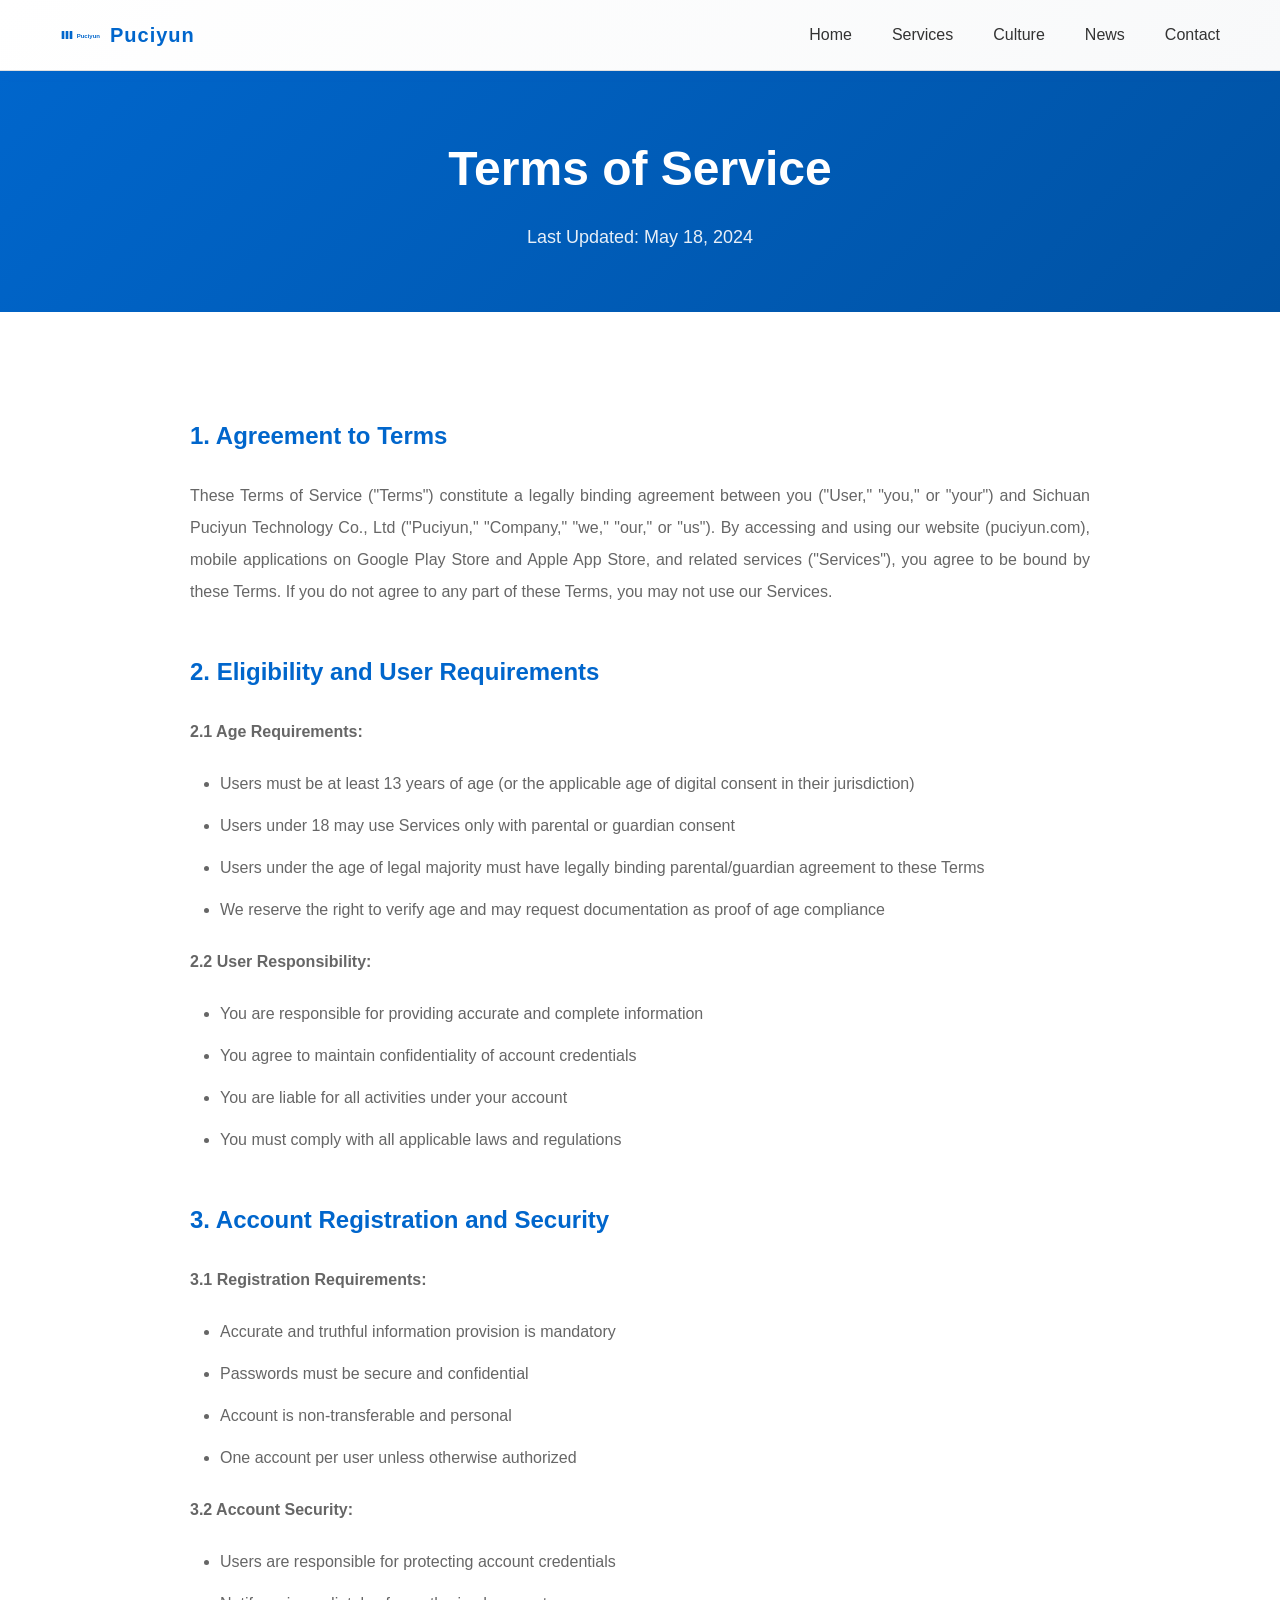
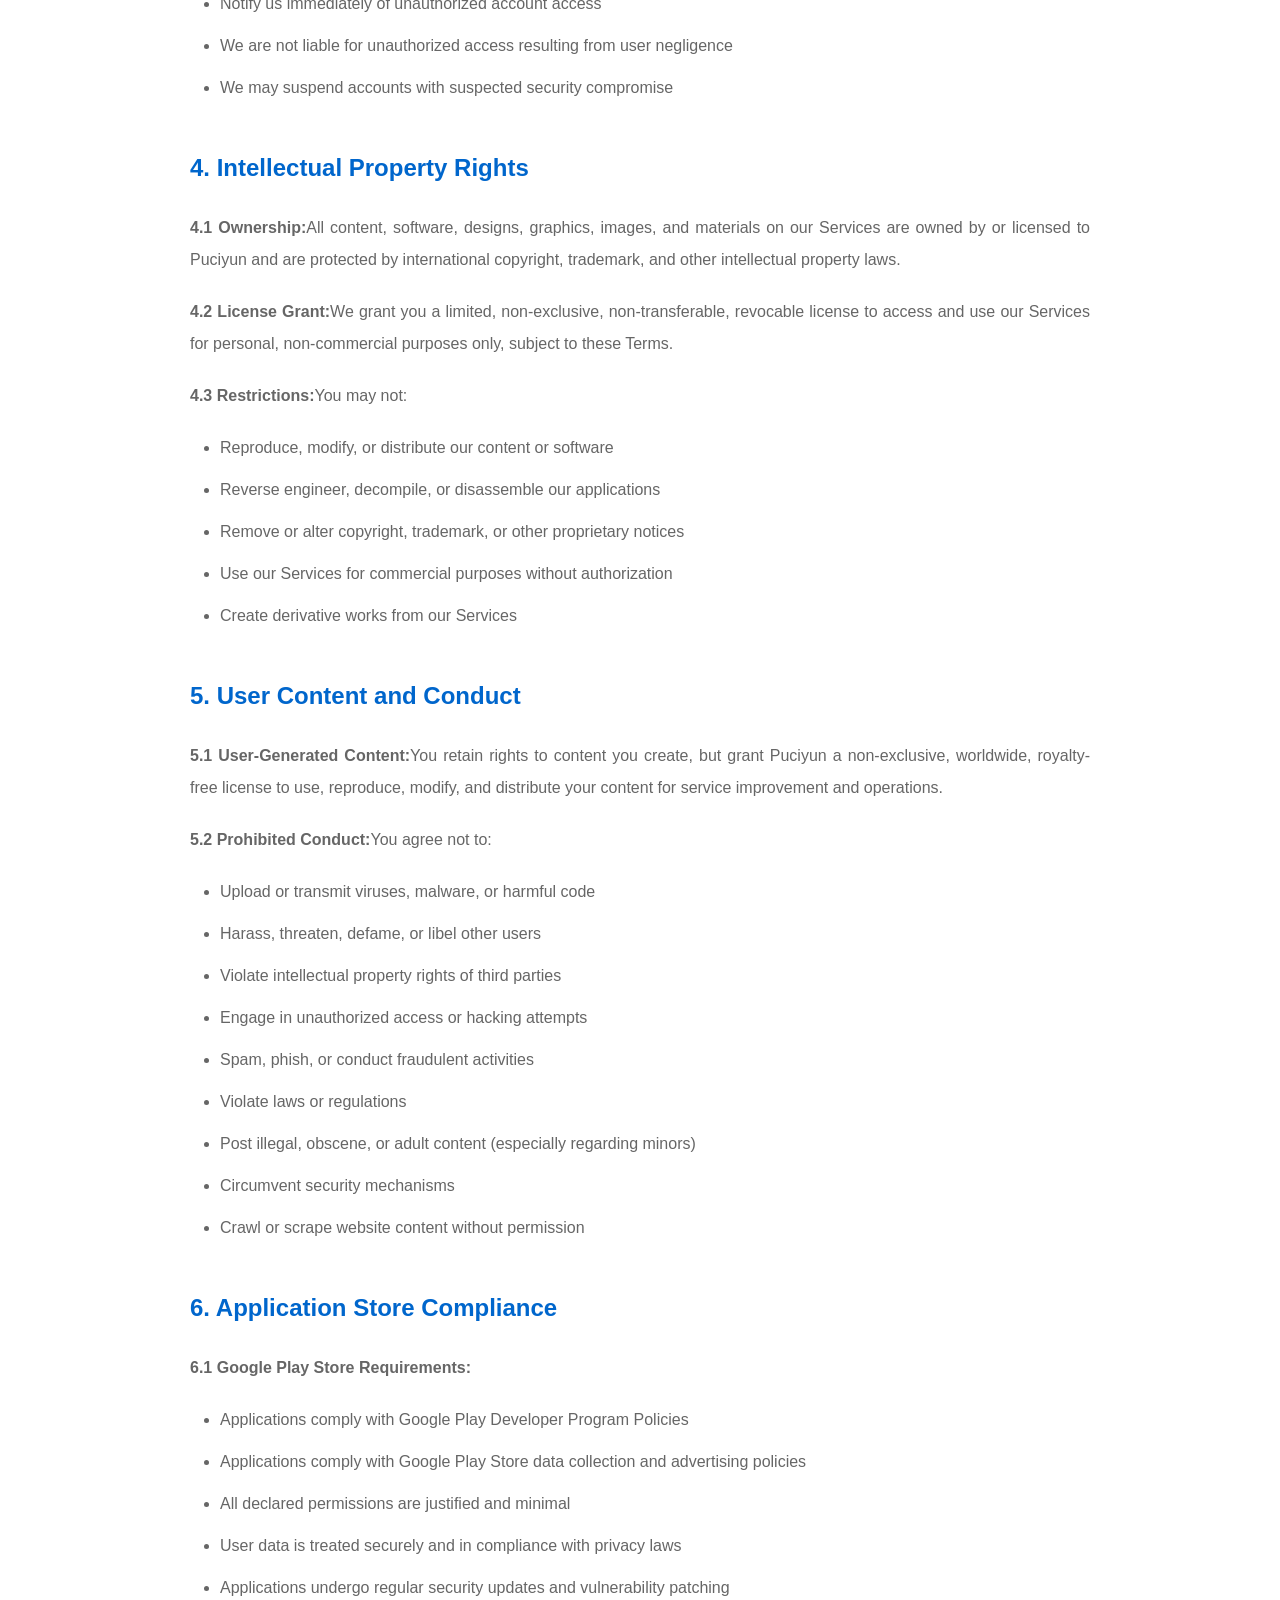
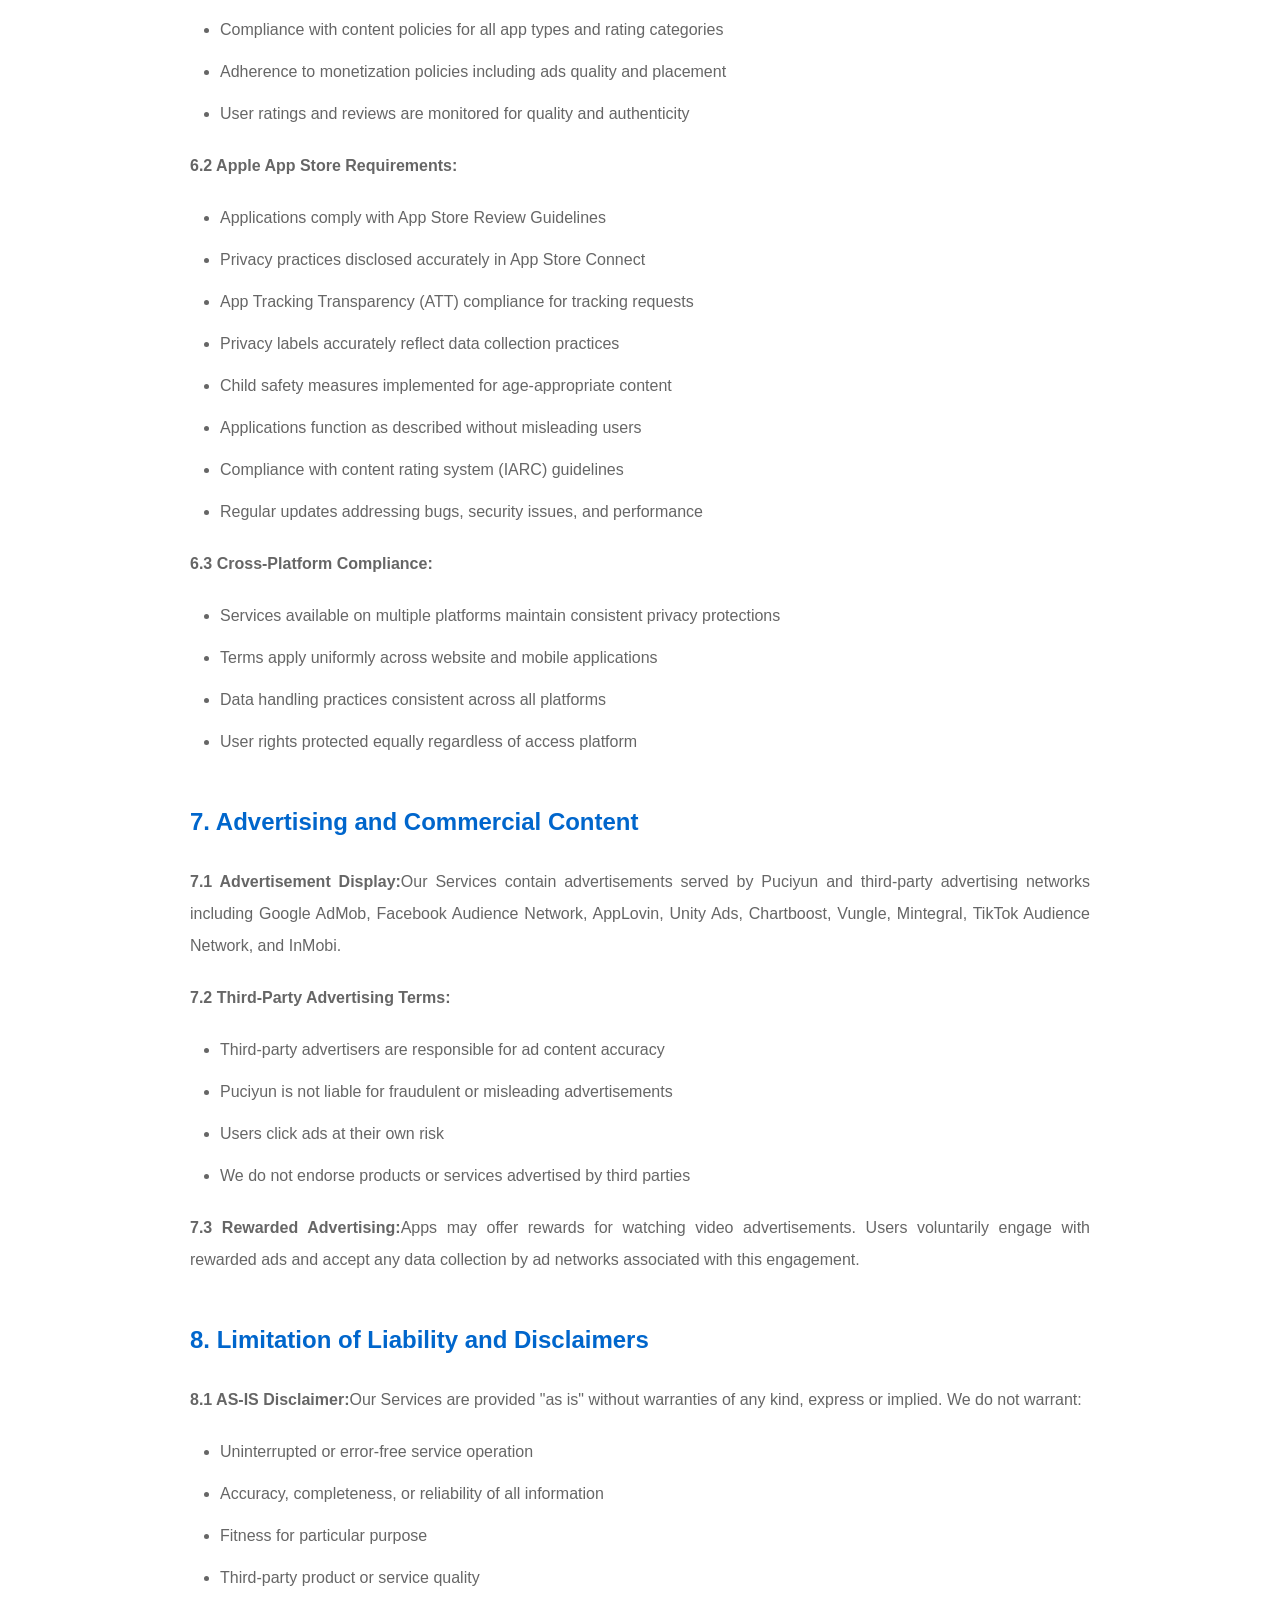
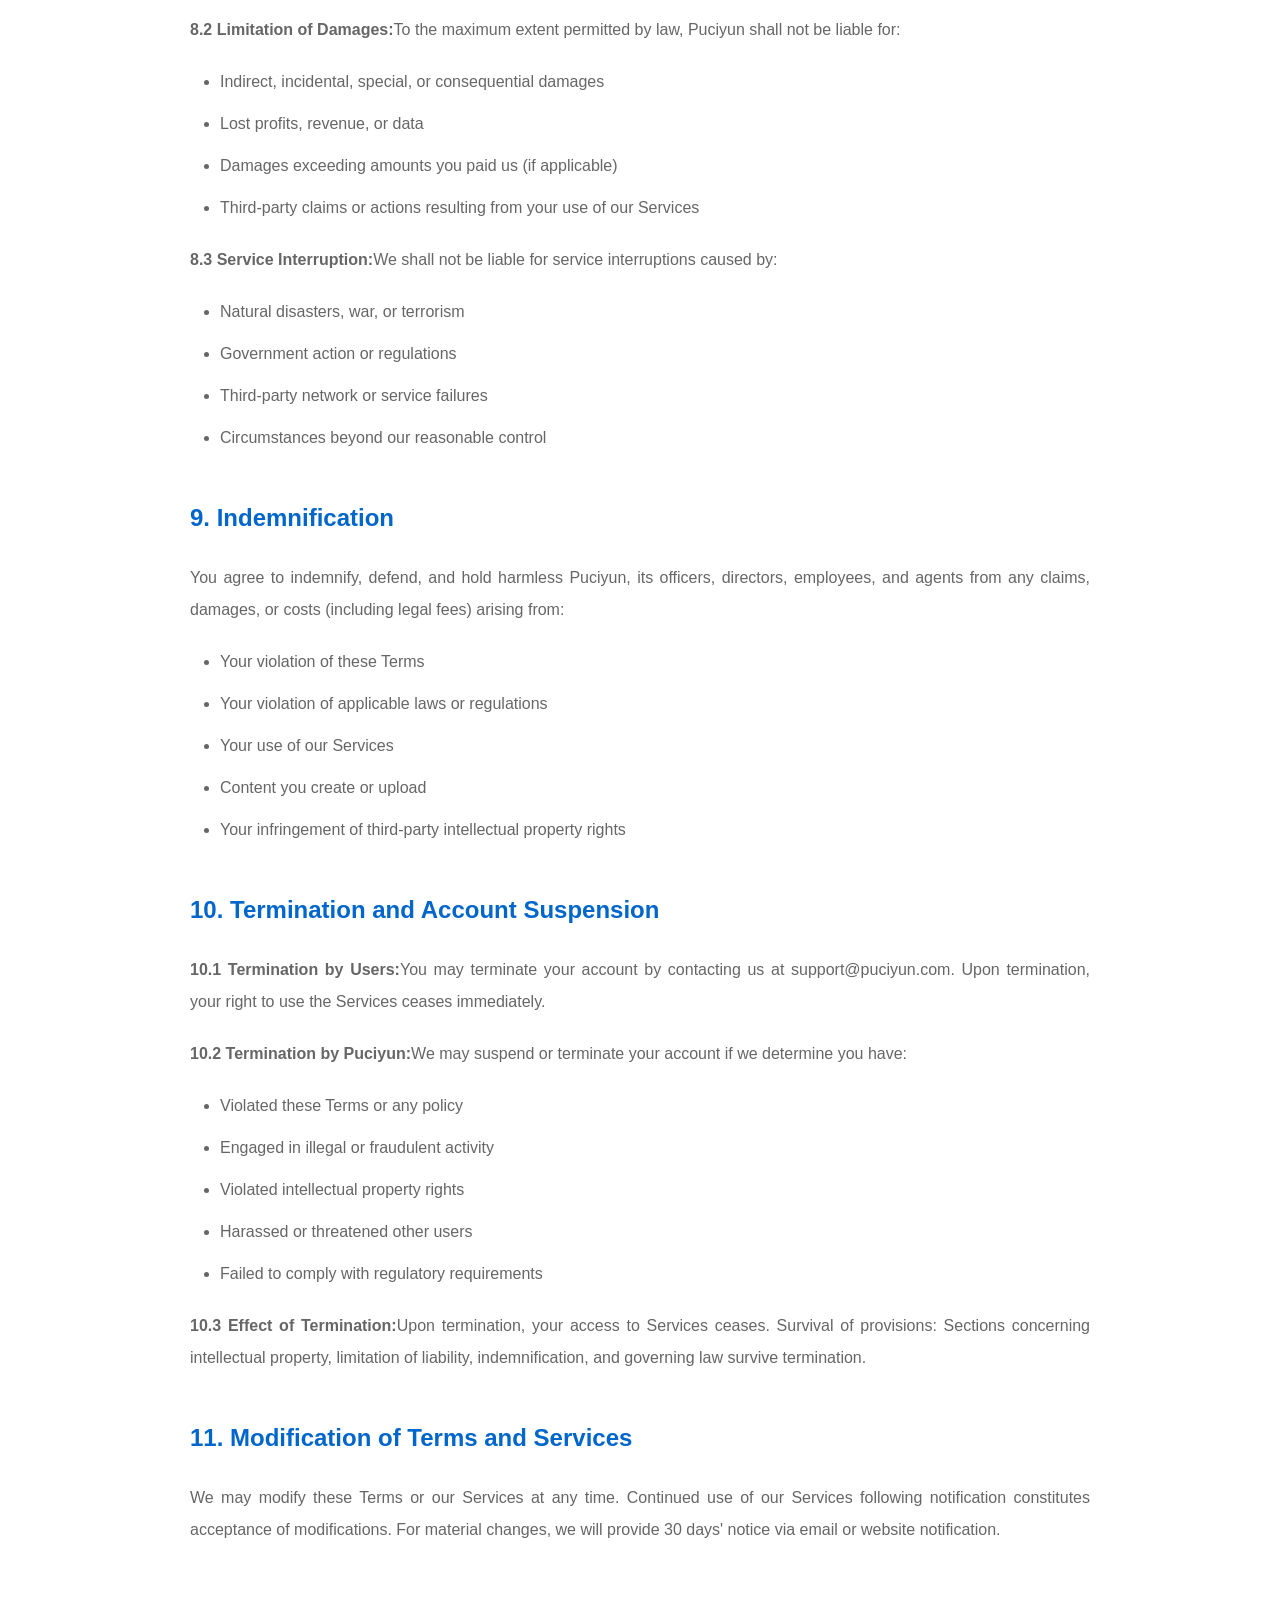
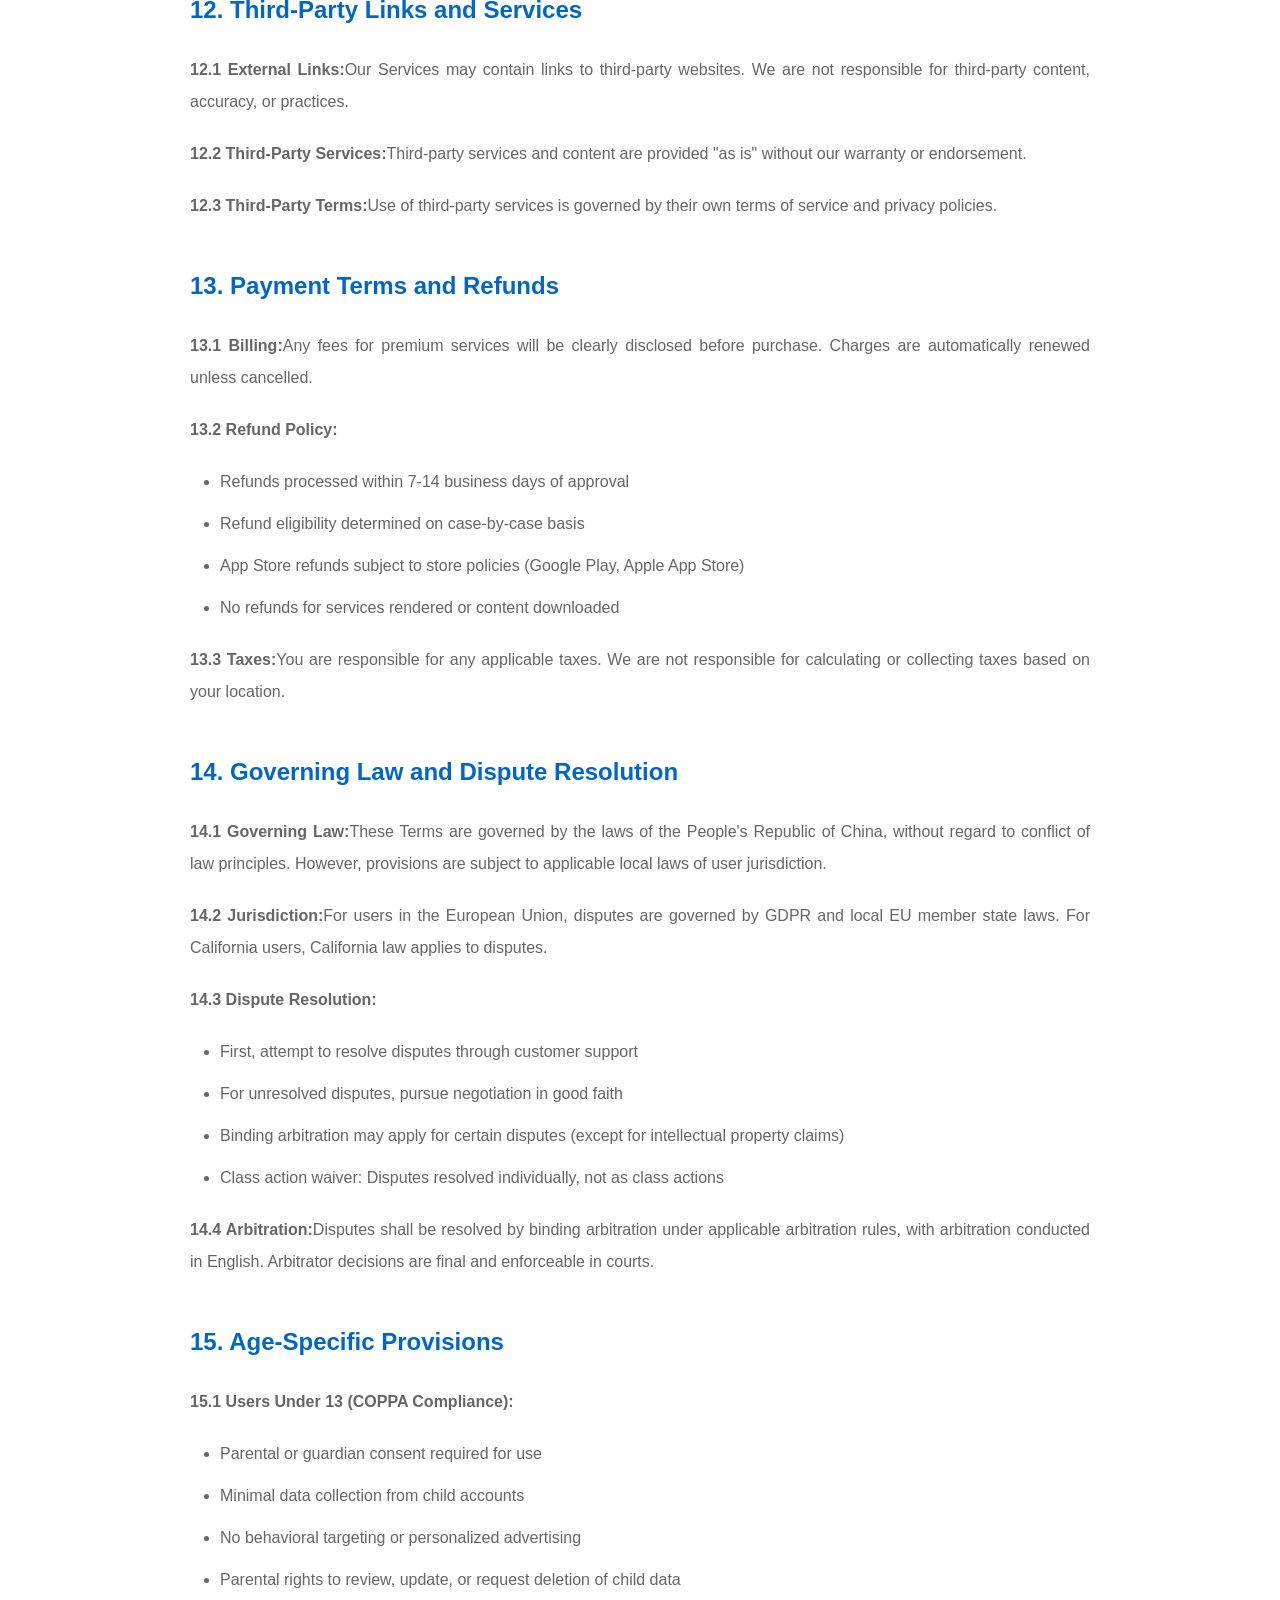
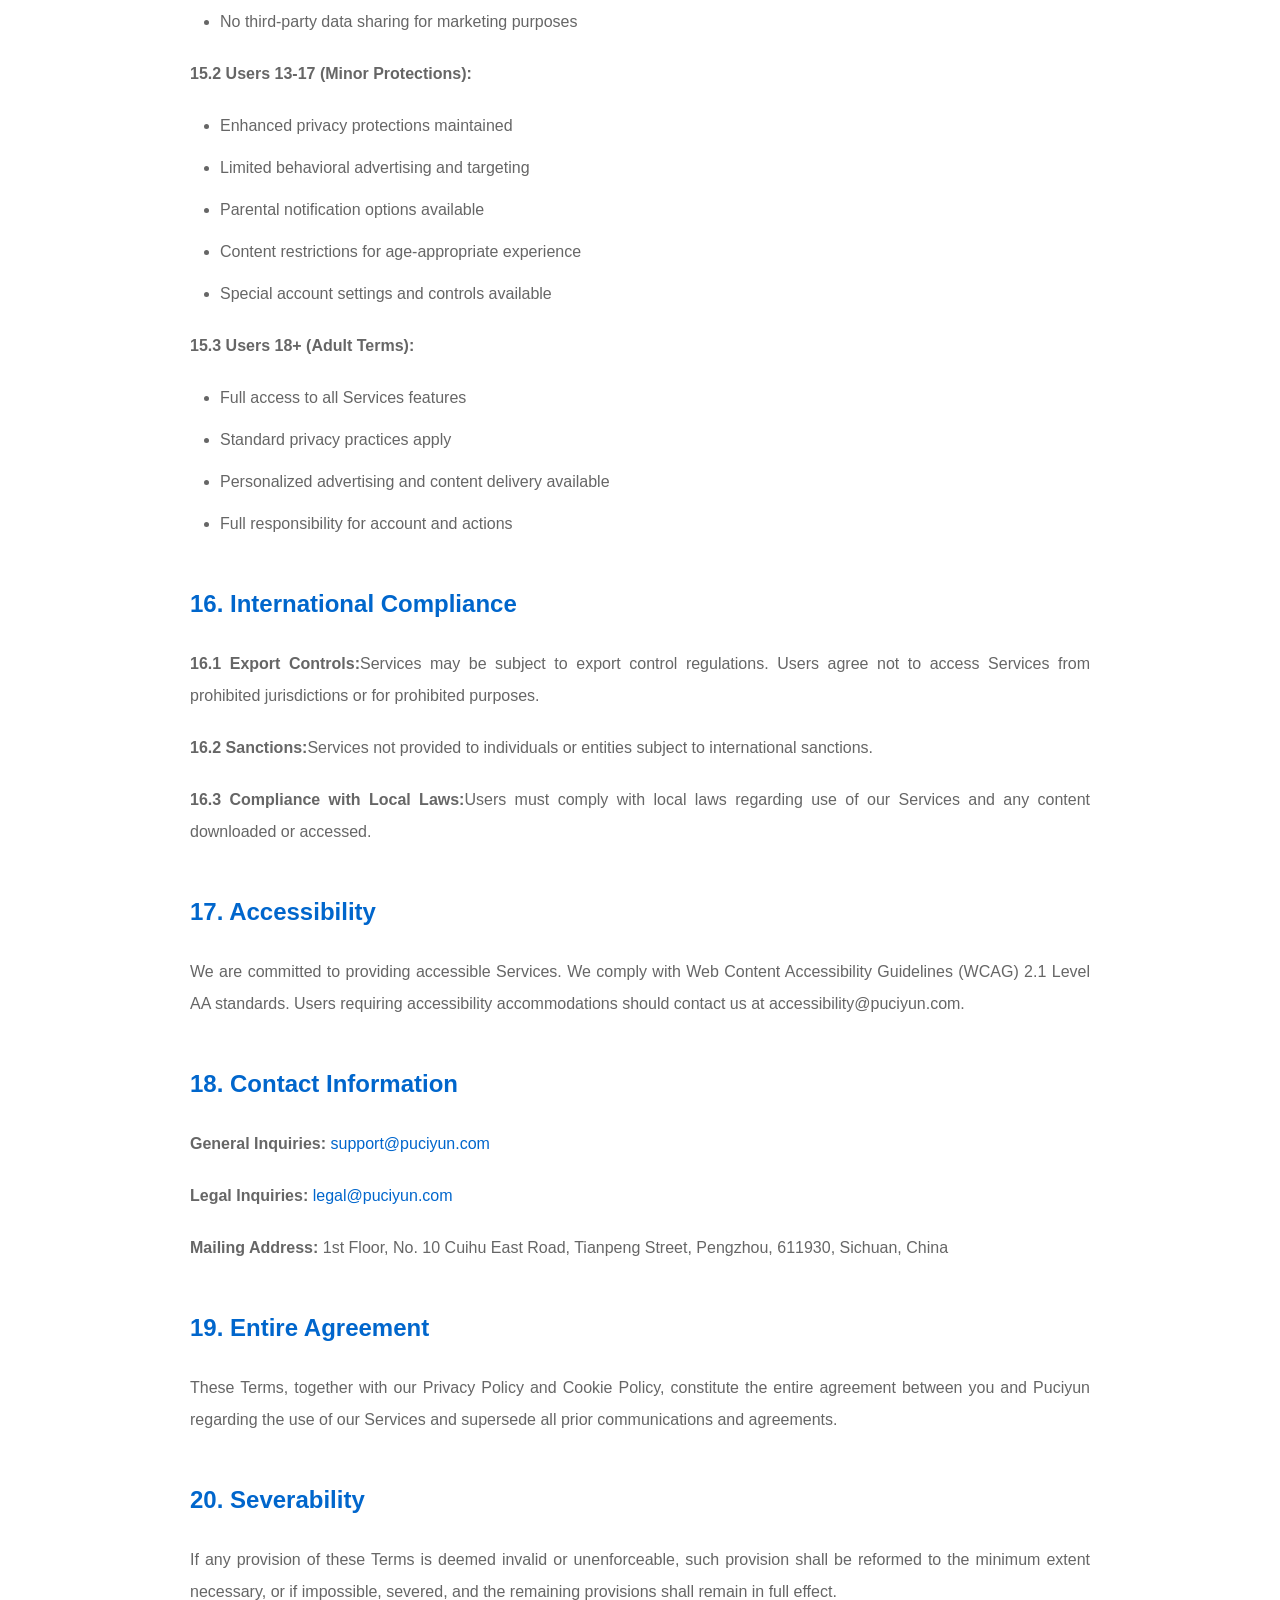
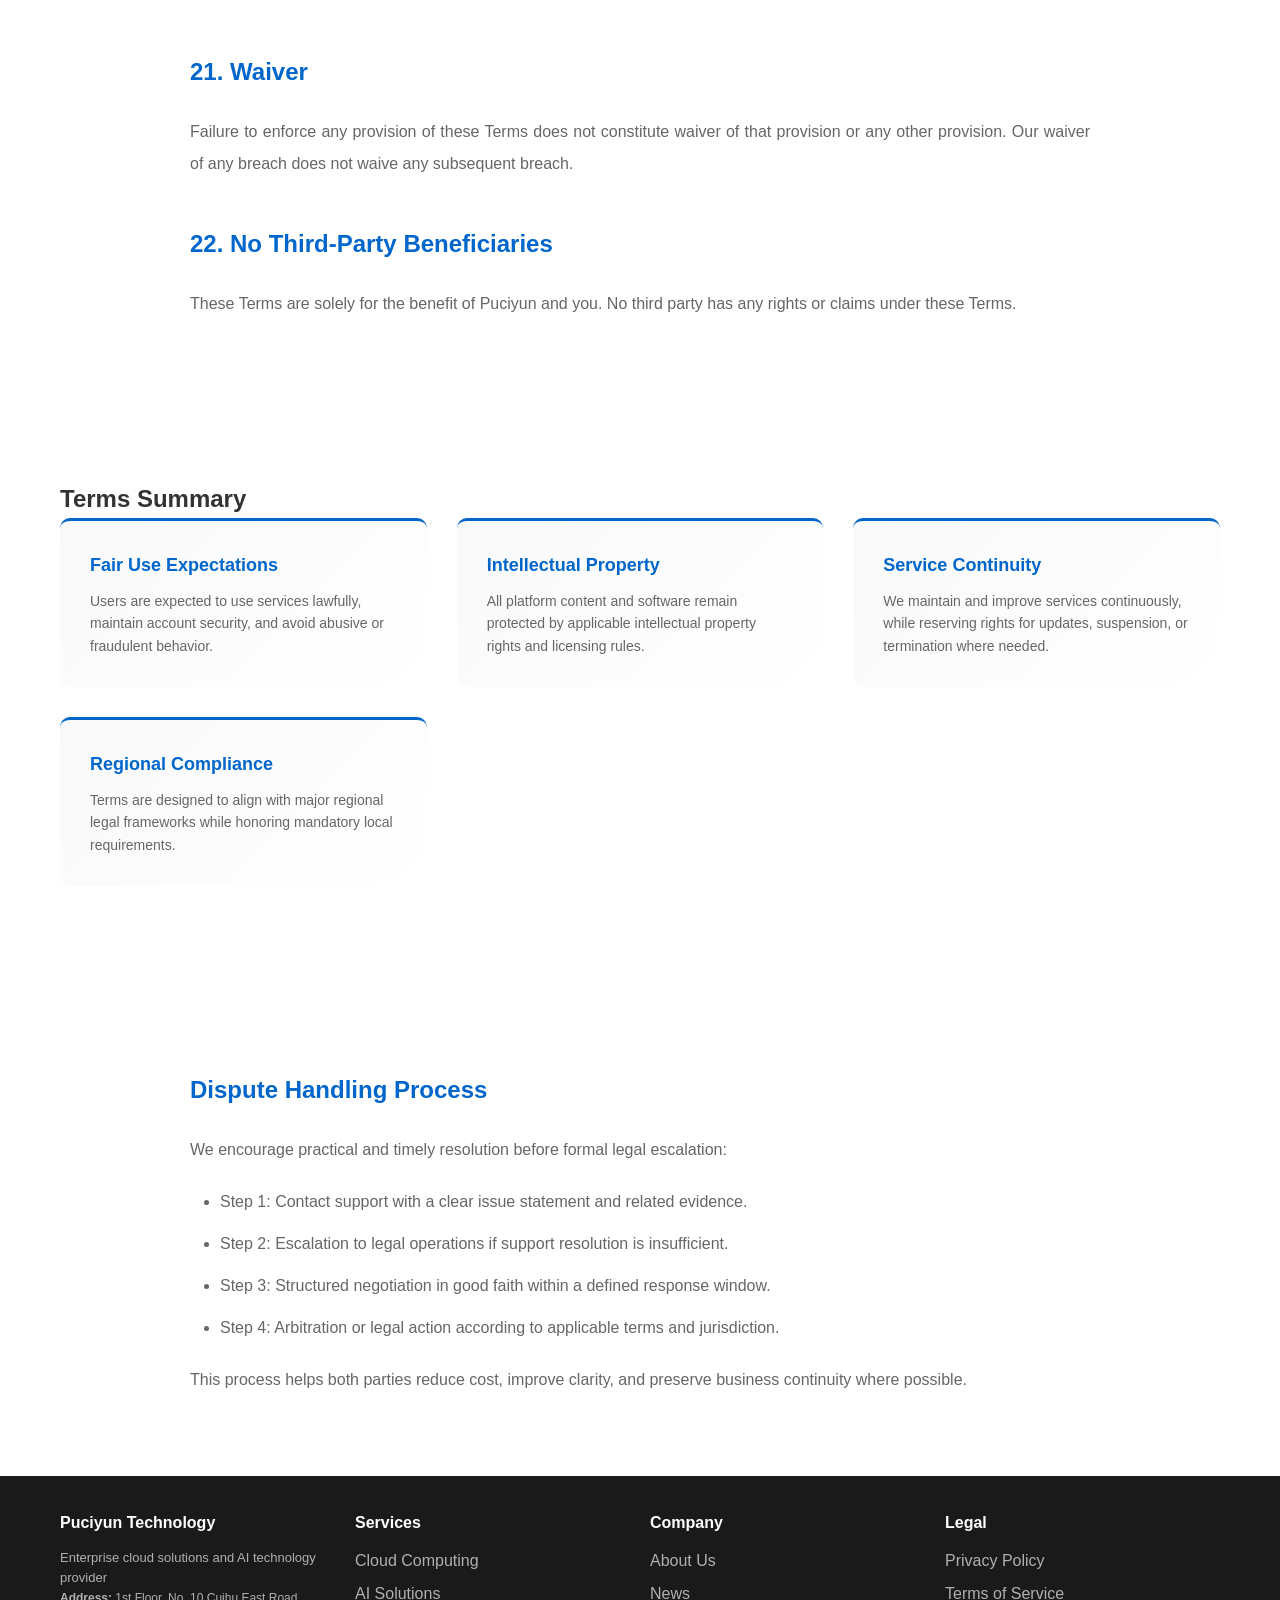
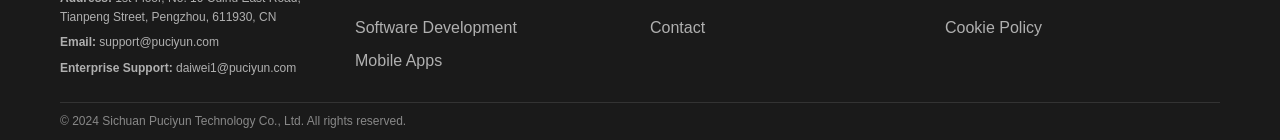
<file: pages/terms.html>
<!DOCTYPE html>
<html lang="en">
<head>
    <meta charset="UTF-8">
    <meta name="viewport" content="width=device-width, initial-scale=1.0">
    <meta name="description" content="Terms of Service - Puciyun Technology">
    <meta name="robots" content="index, follow">
    <title>Terms of Service - Puciyun Technology</title>
    <link rel="canonical" href="https://puciyun.com/pages/terms.html">
    <link rel="stylesheet" href="../css/style.css">
</head>
<body>
    <!-- Navigation Header -->
    <header class="header">
        <nav class="navbar">
            <div class="container">
                <div class="nav-wrapper">
                    <div class="logo-section">
                        <svg class="logo" viewBox="0 0 120 40" xmlns="http://www.w3.org/2000/svg">
                            <rect x="5" y="8" width="8" height="24" fill="#0066cc" rx="1"/>
                            <rect x="17" y="8" width="8" height="24" fill="#0066cc" rx="1"/>
                            <rect x="29" y="8" width="8" height="24" fill="#0066cc" rx="1"/>
                            <text x="50" y="28" font-size="18" font-weight="bold" fill="#0066cc" font-family="Arial, sans-serif">Puciyun</text>
                        </svg>
                        <span class="brand-name">Puciyun</span>
                    </div>
                    <button class="menu-toggle" id="menuToggle">
                        <span></span>
                        <span></span>
                        <span></span>
                    </button>
                    <ul class="nav-menu" id="navMenu">
                        <li><a href="../index.html">Home</a></li>
                        <li><a href="services.html">Services</a></li>
                        <li><a href="culture.html">Culture</a></li>
                        <li><a href="news.html">News</a></li>
                        <li><a href="contact.html">Contact</a></li>
                    </ul>
                </div>
            </div>
        </nav>
    </header>

    <!-- Page Header -->
    <section class="page-header">
        <div class="container">
            <h1>Terms of Service</h1>
            <p>Last Updated: May 18, 2024</p>
        </div>
    </section>

    <!-- Terms of Service Content -->
    <section class="policy-section">
        <div class="container">
            <div class="policy-content">
                <h2>1. Agreement to Terms</h2>
                <p>These Terms of Service ("Terms") constitute a legally binding agreement between you ("User," "you," or "your") and Sichuan Puciyun Technology Co., Ltd ("Puciyun," "Company," "we," "our," or "us"). By accessing and using our website (puciyun.com), mobile applications on Google Play Store and Apple App Store, and related services ("Services"), you agree to be bound by these Terms. If you do not agree to any part of these Terms, you may not use our Services.</p>

                <h2>2. Eligibility and User Requirements</h2>
                <p><strong>2.1 Age Requirements:</strong></p>
                <ul>
                    <li>Users must be at least 13 years of age (or the applicable age of digital consent in their jurisdiction)</li>
                    <li>Users under 18 may use Services only with parental or guardian consent</li>
                    <li>Users under the age of legal majority must have legally binding parental/guardian agreement to these Terms</li>
                    <li>We reserve the right to verify age and may request documentation as proof of age compliance</li>
                </ul>

                <p><strong>2.2 User Responsibility:</strong></p>
                <ul>
                    <li>You are responsible for providing accurate and complete information</li>
                    <li>You agree to maintain confidentiality of account credentials</li>
                    <li>You are liable for all activities under your account</li>
                    <li>You must comply with all applicable laws and regulations</li>
                </ul>

                <h2>3. Account Registration and Security</h2>
                <p><strong>3.1 Registration Requirements:</strong></p>
                <ul>
                    <li>Accurate and truthful information provision is mandatory</li>
                    <li>Passwords must be secure and confidential</li>
                    <li>Account is non-transferable and personal</li>
                    <li>One account per user unless otherwise authorized</li>
                </ul>

                <p><strong>3.2 Account Security:</strong></p>
                <ul>
                    <li>Users are responsible for protecting account credentials</li>
                    <li>Notify us immediately of unauthorized account access</li>
                    <li>We are not liable for unauthorized access resulting from user negligence</li>
                    <li>We may suspend accounts with suspected security compromise</li>
                </ul>

                <h2>4. Intellectual Property Rights</h2>
                <p><strong>4.1 Ownership:</strong>All content, software, designs, graphics, images, and materials on our Services are owned by or licensed to Puciyun and are protected by international copyright, trademark, and other intellectual property laws.</p>

                <p><strong>4.2 License Grant:</strong>We grant you a limited, non-exclusive, non-transferable, revocable license to access and use our Services for personal, non-commercial purposes only, subject to these Terms.</p>

                <p><strong>4.3 Restrictions:</strong>You may not:</p>
                <ul>
                    <li>Reproduce, modify, or distribute our content or software</li>
                    <li>Reverse engineer, decompile, or disassemble our applications</li>
                    <li>Remove or alter copyright, trademark, or other proprietary notices</li>
                    <li>Use our Services for commercial purposes without authorization</li>
                    <li>Create derivative works from our Services</li>
                </ul>

                <h2>5. User Content and Conduct</h2>
                <p><strong>5.1 User-Generated Content:</strong>You retain rights to content you create, but grant Puciyun a non-exclusive, worldwide, royalty-free license to use, reproduce, modify, and distribute your content for service improvement and operations.</p>

                <p><strong>5.2 Prohibited Conduct:</strong>You agree not to:</p>
                <ul>
                    <li>Upload or transmit viruses, malware, or harmful code</li>
                    <li>Harass, threaten, defame, or libel other users</li>
                    <li>Violate intellectual property rights of third parties</li>
                    <li>Engage in unauthorized access or hacking attempts</li>
                    <li>Spam, phish, or conduct fraudulent activities</li>
                    <li>Violate laws or regulations</li>
                    <li>Post illegal, obscene, or adult content (especially regarding minors)</li>
                    <li>Circumvent security mechanisms</li>
                    <li>Crawl or scrape website content without permission</li>
                </ul>

                <h2>6. Application Store Compliance</h2>
                <p><strong>6.1 Google Play Store Requirements:</strong></p>
                <ul>
                    <li>Applications comply with Google Play Developer Program Policies</li>
                    <li>Applications comply with Google Play Store data collection and advertising policies</li>
                    <li>All declared permissions are justified and minimal</li>
                    <li>User data is treated securely and in compliance with privacy laws</li>
                    <li>Applications undergo regular security updates and vulnerability patching</li>
                    <li>Compliance with content policies for all app types and rating categories</li>
                    <li>Adherence to monetization policies including ads quality and placement</li>
                    <li>User ratings and reviews are monitored for quality and authenticity</li>
                </ul>

                <p><strong>6.2 Apple App Store Requirements:</strong></p>
                <ul>
                    <li>Applications comply with App Store Review Guidelines</li>
                    <li>Privacy practices disclosed accurately in App Store Connect</li>
                    <li>App Tracking Transparency (ATT) compliance for tracking requests</li>
                    <li>Privacy labels accurately reflect data collection practices</li>
                    <li>Child safety measures implemented for age-appropriate content</li>
                    <li>Applications function as described without misleading users</li>
                    <li>Compliance with content rating system (IARC) guidelines</li>
                    <li>Regular updates addressing bugs, security issues, and performance</li>
                </ul>

                <p><strong>6.3 Cross-Platform Compliance:</strong></p>
                <ul>
                    <li>Services available on multiple platforms maintain consistent privacy protections</li>
                    <li>Terms apply uniformly across website and mobile applications</li>
                    <li>Data handling practices consistent across all platforms</li>
                    <li>User rights protected equally regardless of access platform</li>
                </ul>

                <h2>7. Advertising and Commercial Content</h2>
                <p><strong>7.1 Advertisement Display:</strong>Our Services contain advertisements served by Puciyun and third-party advertising networks including Google AdMob, Facebook Audience Network, AppLovin, Unity Ads, Chartboost, Vungle, Mintegral, TikTok Audience Network, and InMobi.</p>

                <p><strong>7.2 Third-Party Advertising Terms:</strong></p>
                <ul>
                    <li>Third-party advertisers are responsible for ad content accuracy</li>
                    <li>Puciyun is not liable for fraudulent or misleading advertisements</li>
                    <li>Users click ads at their own risk</li>
                    <li>We do not endorse products or services advertised by third parties</li>
                </ul>

                <p><strong>7.3 Rewarded Advertising:</strong>Apps may offer rewards for watching video advertisements. Users voluntarily engage with rewarded ads and accept any data collection by ad networks associated with this engagement.</p>

                <h2>8. Limitation of Liability and Disclaimers</h2>
                <p><strong>8.1 AS-IS Disclaimer:</strong>Our Services are provided "as is" without warranties of any kind, express or implied. We do not warrant:</p>
                <ul>
                    <li>Uninterrupted or error-free service operation</li>
                    <li>Accuracy, completeness, or reliability of all information</li>
                    <li>Fitness for particular purpose</li>
                    <li>Third-party product or service quality</li>
                </ul>

                <p><strong>8.2 Limitation of Damages:</strong>To the maximum extent permitted by law, Puciyun shall not be liable for:</p>
                <ul>
                    <li>Indirect, incidental, special, or consequential damages</li>
                    <li>Lost profits, revenue, or data</li>
                    <li>Damages exceeding amounts you paid us (if applicable)</li>
                    <li>Third-party claims or actions resulting from your use of our Services</li>
                </ul>

                <p><strong>8.3 Service Interruption:</strong>We shall not be liable for service interruptions caused by:</p>
                <ul>
                    <li>Natural disasters, war, or terrorism</li>
                    <li>Government action or regulations</li>
                    <li>Third-party network or service failures</li>
                    <li>Circumstances beyond our reasonable control</li>
                </ul>

                <h2>9. Indemnification</h2>
                <p>You agree to indemnify, defend, and hold harmless Puciyun, its officers, directors, employees, and agents from any claims, damages, or costs (including legal fees) arising from:</p>
                <ul>
                    <li>Your violation of these Terms</li>
                    <li>Your violation of applicable laws or regulations</li>
                    <li>Your use of our Services</li>
                    <li>Content you create or upload</li>
                    <li>Your infringement of third-party intellectual property rights</li>
                </ul>

                <h2>10. Termination and Account Suspension</h2>
                <p><strong>10.1 Termination by Users:</strong>You may terminate your account by contacting us at support@puciyun.com. Upon termination, your right to use the Services ceases immediately.</p>

                <p><strong>10.2 Termination by Puciyun:</strong>We may suspend or terminate your account if we determine you have:</p>
                <ul>
                    <li>Violated these Terms or any policy</li>
                    <li>Engaged in illegal or fraudulent activity</li>
                    <li>Violated intellectual property rights</li>
                    <li>Harassed or threatened other users</li>
                    <li>Failed to comply with regulatory requirements</li>
                </ul>

                <p><strong>10.3 Effect of Termination:</strong>Upon termination, your access to Services ceases. Survival of provisions: Sections concerning intellectual property, limitation of liability, indemnification, and governing law survive termination.</p>

                <h2>11. Modification of Terms and Services</h2>
                <p>We may modify these Terms or our Services at any time. Continued use of our Services following notification constitutes acceptance of modifications. For material changes, we will provide 30 days' notice via email or website notification.</p>

                <h2>12. Third-Party Links and Services</h2>
                <p><strong>12.1 External Links:</strong>Our Services may contain links to third-party websites. We are not responsible for third-party content, accuracy, or practices.</p>

                <p><strong>12.2 Third-Party Services:</strong>Third-party services and content are provided "as is" without our warranty or endorsement.</p>

                <p><strong>12.3 Third-Party Terms:</strong>Use of third-party services is governed by their own terms of service and privacy policies.</p>

                <h2>13. Payment Terms and Refunds</h2>
                <p><strong>13.1 Billing:</strong>Any fees for premium services will be clearly disclosed before purchase. Charges are automatically renewed unless cancelled.</p>

                <p><strong>13.2 Refund Policy:</strong></p>
                <ul>
                    <li>Refunds processed within 7-14 business days of approval</li>
                    <li>Refund eligibility determined on case-by-case basis</li>
                    <li>App Store refunds subject to store policies (Google Play, Apple App Store)</li>
                    <li>No refunds for services rendered or content downloaded</li>
                </ul>

                <p><strong>13.3 Taxes:</strong>You are responsible for any applicable taxes. We are not responsible for calculating or collecting taxes based on your location.</p>

                <h2>14. Governing Law and Dispute Resolution</h2>
                <p><strong>14.1 Governing Law:</strong>These Terms are governed by the laws of the People's Republic of China, without regard to conflict of law principles. However, provisions are subject to applicable local laws of user jurisdiction.</p>

                <p><strong>14.2 Jurisdiction:</strong>For users in the European Union, disputes are governed by GDPR and local EU member state laws. For California users, California law applies to disputes.</p>

                <p><strong>14.3 Dispute Resolution:</strong></p>
                <ul>
                    <li>First, attempt to resolve disputes through customer support</li>
                    <li>For unresolved disputes, pursue negotiation in good faith</li>
                    <li>Binding arbitration may apply for certain disputes (except for intellectual property claims)</li>
                    <li>Class action waiver: Disputes resolved individually, not as class actions</li>
                </ul>

                <p><strong>14.4 Arbitration:</strong>Disputes shall be resolved by binding arbitration under applicable arbitration rules, with arbitration conducted in English. Arbitrator decisions are final and enforceable in courts.</p>

                <h2>15. Age-Specific Provisions</h2>
                <p><strong>15.1 Users Under 13 (COPPA Compliance):</strong></p>
                <ul>
                    <li>Parental or guardian consent required for use</li>
                    <li>Minimal data collection from child accounts</li>
                    <li>No behavioral targeting or personalized advertising</li>
                    <li>Parental rights to review, update, or request deletion of child data</li>
                    <li>No third-party data sharing for marketing purposes</li>
                </ul>

                <p><strong>15.2 Users 13-17 (Minor Protections):</strong></p>
                <ul>
                    <li>Enhanced privacy protections maintained</li>
                    <li>Limited behavioral advertising and targeting</li>
                    <li>Parental notification options available</li>
                    <li>Content restrictions for age-appropriate experience</li>
                    <li>Special account settings and controls available</li>
                </ul>

                <p><strong>15.3 Users 18+ (Adult Terms):</strong></p>
                <ul>
                    <li>Full access to all Services features</li>
                    <li>Standard privacy practices apply</li>
                    <li>Personalized advertising and content delivery available</li>
                    <li>Full responsibility for account and actions</li>
                </ul>

                <h2>16. International Compliance</h2>
                <p><strong>16.1 Export Controls:</strong>Services may be subject to export control regulations. Users agree not to access Services from prohibited jurisdictions or for prohibited purposes.</p>

                <p><strong>16.2 Sanctions:</strong>Services not provided to individuals or entities subject to international sanctions.</p>

                <p><strong>16.3 Compliance with Local Laws:</strong>Users must comply with local laws regarding use of our Services and any content downloaded or accessed.</p>

                <h2>17. Accessibility</h2>
                <p>We are committed to providing accessible Services. We comply with Web Content Accessibility Guidelines (WCAG) 2.1 Level AA standards. Users requiring accessibility accommodations should contact us at accessibility@puciyun.com.</p>

                <h2>18. Contact Information</h2>
                <p><strong>General Inquiries:</strong> <a href="mailto:support@puciyun.com">support@puciyun.com</a></p>
                <p><strong>Legal Inquiries:</strong> <a href="mailto:legal@puciyun.com">legal@puciyun.com</a></p>
                <p><strong>Mailing Address:</strong> 1st Floor, No. 10 Cuihu East Road, Tianpeng Street, Pengzhou, 611930, Sichuan, China</p>

                <h2>19. Entire Agreement</h2>
                <p>These Terms, together with our Privacy Policy and Cookie Policy, constitute the entire agreement between you and Puciyun regarding the use of our Services and supersede all prior communications and agreements.</p>

                <h2>20. Severability</h2>
                <p>If any provision of these Terms is deemed invalid or unenforceable, such provision shall be reformed to the minimum extent necessary, or if impossible, severed, and the remaining provisions shall remain in full effect.</p>

                <h2>21. Waiver</h2>
                <p>Failure to enforce any provision of these Terms does not constitute waiver of that provision or any other provision. Our waiver of any breach does not waive any subsequent breach.</p>

                <h2>22. No Third-Party Beneficiaries</h2>
                <p>These Terms are solely for the benefit of Puciyun and you. No third party has any rights or claims under these Terms.</p>

            </div>
        </div>
    </section>

    <!-- Terms Summary -->
    <section class="services-list">
        <div class="container">
            <h2>Terms Summary</h2>
            <div class="services-grid">
                <div class="service-item">
                    <h3>Fair Use Expectations</h3>
                    <p>Users are expected to use services lawfully, maintain account security, and avoid abusive or fraudulent behavior.</p>
                </div>
                <div class="service-item">
                    <h3>Intellectual Property</h3>
                    <p>All platform content and software remain protected by applicable intellectual property rights and licensing rules.</p>
                </div>
                <div class="service-item">
                    <h3>Service Continuity</h3>
                    <p>We maintain and improve services continuously, while reserving rights for updates, suspension, or termination where needed.</p>
                </div>
                <div class="service-item">
                    <h3>Regional Compliance</h3>
                    <p>Terms are designed to align with major regional legal frameworks while honoring mandatory local requirements.</p>
                </div>
            </div>
        </div>
    </section>

    <!-- Dispute Handling -->
    <section class="policy-section">
        <div class="container">
            <div class="policy-content">
                <h2>Dispute Handling Process</h2>
                <p>We encourage practical and timely resolution before formal legal escalation:</p>
                <ul>
                    <li>Step 1: Contact support with a clear issue statement and related evidence.</li>
                    <li>Step 2: Escalation to legal operations if support resolution is insufficient.</li>
                    <li>Step 3: Structured negotiation in good faith within a defined response window.</li>
                    <li>Step 4: Arbitration or legal action according to applicable terms and jurisdiction.</li>
                </ul>
                <p>This process helps both parties reduce cost, improve clarity, and preserve business continuity where possible.</p>
            </div>
        </div>
    </section>

    <!-- Footer -->
    <footer class="footer">
        <div class="container">
            <div class="footer-content">
                <div class="footer-section">
                    <h4>Puciyun Technology</h4>
                    <p>Enterprise cloud solutions and AI technology provider</p>
                    <div class="contact-info">
                        <p><strong>Address:</strong> 1st Floor, No. 10 Cuihu East Road, Tianpeng Street, Pengzhou, 611930, CN</p>
                        <p><strong>Email:</strong> support@puciyun.com</p>
                        <p><strong>Enterprise Support:</strong> daiwei1@puciyun.com</p>
                    </div>
                </div>
                <div class="footer-section">
                    <h4>Services</h4>
                    <ul>
                        <li><a href="services.html#cloud">Cloud Computing</a></li>
                        <li><a href="services.html#ai">AI Solutions</a></li>
                        <li><a href="services.html#software">Software Development</a></li>
                        <li><a href="services.html#mobile">Mobile Apps</a></li>
                    </ul>
                </div>
                <div class="footer-section">
                    <h4>Company</h4>
                    <ul>
                        <li><a href="culture.html">About Us</a></li>
                        <li><a href="news.html">News</a></li>
                        <li><a href="contact.html">Contact</a></li>
                    </ul>
                </div>
                <div class="footer-section">
                    <h4>Legal</h4>
                    <ul>
                        <li><a href="privacy.html">Privacy Policy</a></li>
                        <li><a href="terms.html">Terms of Service</a></li>
                        <li><a href="cookies.html">Cookie Policy</a></li>
                    </ul>
                </div>
            </div>
            <div class="footer-bottom">
                <p>&copy; 2024 Sichuan Puciyun Technology Co., Ltd. All rights reserved.</p>
            </div>
        </div>
    </footer>

    <script src="../js/main.js"></script>
</body>
</html>
</file>
<file: css/style.css>
/* Global Styles */
* {
    margin: 0;
    padding: 0;
    box-sizing: border-box;
}

html {
    scroll-behavior: smooth;
}

body {
    font-family: 'Segoe UI', Tahoma, Geneva, Verdana, sans-serif;
    line-height: 1.6;
    color: #333;
    background-color: #ffffff;
}

.container {
    max-width: 1200px;
    margin: 0 auto;
    padding: 0 20px;
}

/* Header and Navigation */
.header {
    background: linear-gradient(135deg, #ffffff 0%, #f8f9fa 100%);
    border-bottom: 1px solid #e0e0e0;
    position: sticky;
    top: 0;
    z-index: 1000;
    box-shadow: 0 2px 10px rgba(0, 102, 204, 0.08);
}

.navbar {
    padding: 0;
}

.nav-wrapper {
    display: flex;
    justify-content: space-between;
    align-items: center;
    padding: 15px 0;
}

.logo-section {
    display: flex;
    align-items: center;
    gap: 10px;
}

.logo {
    width: 40px;
    height: 40px;
    animation: logoFloat 3s ease-in-out infinite;
}

.brand-name {
    font-size: 20px;
    font-weight: bold;
    color: #0066cc;
    letter-spacing: 1px;
}

.nav-menu {
    display: flex;
    list-style: none;
    gap: 40px;
}

.nav-menu a {
    text-decoration: none;
    color: #333;
    font-weight: 500;
    position: relative;
    transition: color 0.3s ease;
}

.nav-menu a:hover,
.nav-menu a.active {
    color: #0066cc;
}

.nav-menu a::after {
    content: '';
    position: absolute;
    width: 0;
    height: 2px;
    bottom: -5px;
    left: 0;
    background-color: #0066cc;
    transition: width 0.3s ease;
}

.nav-menu a:hover::after,
.nav-menu a.active::after {
    width: 100%;
}

.menu-toggle {
    display: none;
    flex-direction: column;
    background: none;
    border: none;
    cursor: pointer;
}

.menu-toggle span {
    width: 25px;
    height: 3px;
    background-color: #0066cc;
    margin: 5px 0;
    transition: 0.3s;
    border-radius: 2px;
}

/* Hero Section */
.hero {
    position: relative;
    overflow: hidden;
    padding: 100px 0;
    background: linear-gradient(135deg, #0066cc 0%, #0052a3 100%);
    color: white;
}

.hero-background {
    position: absolute;
    top: 0;
    left: 0;
    right: 0;
    bottom: 0;
    opacity: 0.1;
    z-index: 0;
}

.animated-gradient {
    width: 300%;
    height: 300%;
    background: linear-gradient(45deg, #0066cc, #00cc66, #0066cc, #00cc66);
    animation: gradientShift 8s ease infinite;
}

@keyframes gradientShift {
    0% { background-position: 0% 50%; }
    50% { background-position: 100% 50%; }
    100% { background-position: 0% 50%; }
}

.hero .container {
    display: flex;
    align-items: center;
    gap: 60px;
    position: relative;
    z-index: 1;
}

.hero-content {
    flex: 1;
    animation: slideInLeft 0.8s ease-out;
}

.hero-title {
    font-size: 56px;
    font-weight: bold;
    margin-bottom: 20px;
    text-shadow: 2px 2px 4px rgba(0, 0, 0, 0.2);
    line-height: 1.2;
}

.hero-subtitle {
    font-size: 20px;
    margin-bottom: 40px;
    opacity: 0.95;
}

.hero-cta {
    display: flex;
    gap: 20px;
    flex-wrap: wrap;
}

.btn {
    display: inline-block;
    padding: 12px 30px;
    text-decoration: none;
    border-radius: 5px;
    transition: all 0.3s ease;
    font-weight: 600;
    border: none;
    cursor: pointer;
    text-align: center;
}

.btn-primary {
    background-color: #00cc66;
    color: white;
}

.btn-primary:hover {
    background-color: #00aa55;
    transform: translateY(-2px);
    box-shadow: 0 10px 20px rgba(0, 204, 102, 0.3);
}

.btn-secondary {
    background-color: transparent;
    color: white;
    border: 2px solid white;
}

.btn-secondary:hover {
    background-color: white;
    color: #0066cc;
    transform: translateY(-2px);
}

.btn-primary-large {
    padding: 15px 40px;
    font-size: 16px;
}

.btn-secondary-large {
    padding: 15px 40px;
    font-size: 16px;
}

.hero-graphics {
    flex: 1;
    display: flex;
    justify-content: center;
    animation: slideInRight 0.8s ease-out;
}

.hero-svg {
    width: 100%;
    max-width: 300px;
    height: auto;
    animation: float 6s ease-in-out infinite;
}

@keyframes slideInLeft {
    from {
        opacity: 0;
        transform: translateX(-50px);
    }
    to {
        opacity: 1;
        transform: translateX(0);
    }
}

@keyframes slideInRight {
    from {
        opacity: 0;
        transform: translateX(50px);
    }
    to {
        opacity: 1;
        transform: translateX(0);
    }
}

@keyframes float {
    0%, 100% { transform: translateY(0px); }
    50% { transform: translateY(20px); }
}

@keyframes logoFloat {
    0%, 100% { transform: scale(1); }
    50% { transform: scale(1.05); }
}

/* Features Section */
.features {
    padding: 80px 0;
    background-color: #f8f9fa;
}

.section-title {
    text-align: center;
    font-size: 42px;
    font-weight: bold;
    margin-bottom: 60px;
    color: #0066cc;
    position: relative;
    padding-bottom: 20px;
}

.section-title::after {
    content: '';
    position: absolute;
    width: 100px;
    height: 4px;
    background: linear-gradient(90deg, #0066cc, #00cc66);
    bottom: 0;
    left: 50%;
    transform: translateX(-50%);
    border-radius: 2px;
}

.features-grid {
    display: grid;
    grid-template-columns: repeat(auto-fit, minmax(300px, 1fr));
    gap: 40px;
}

.feature-card {
    background: white;
    padding: 40px;
    border-radius: 10px;
    text-align: center;
    transition: all 0.3s ease;
    box-shadow: 0 5px 15px rgba(0, 0, 0, 0.08);
}

.feature-card:hover {
    transform: translateY(-10px);
    box-shadow: 0 15px 40px rgba(0, 102, 204, 0.2);
}

.feature-icon {
    width: 80px;
    height: 80px;
    margin: 0 auto 20px;
    display: flex;
    align-items: center;
    justify-content: center;
    background: linear-gradient(135deg, #0066cc15, #00cc6615);
    border-radius: 50%;
}

.feature-icon svg {
    width: 100%;
    height: 100%;
}

.feature-card h3 {
    font-size: 22px;
    font-weight: bold;
    margin-bottom: 15px;
    color: #0066cc;
}

.feature-card p {
    color: #666;
    line-height: 1.8;
}

/* Section Styles */
.page-header {
    background: linear-gradient(135deg, #0066cc 0%, #0052a3 100%);
    color: white;
    padding: 60px 0;
    text-align: center;
}

.page-header h1 {
    font-size: 48px;
    margin-bottom: 15px;
}

.page-header p {
    font-size: 18px;
    opacity: 0.9;
}

/* Service Section */
.service-section {
    padding: 80px 0;
    background-color: white;
}

.service-section.alternate {
    background-color: #f8f9fa;
}

.service-content {
    display: grid;
    grid-template-columns: 1fr 1fr;
    gap: 60px;
    align-items: center;
}

.service-content.alternate {
    grid-template-columns: 1fr 1fr;
}

.service-section.alternate .service-content {
    grid-template-columns: 1fr 1fr;
}

.service-text h2 {
    font-size: 36px;
    font-weight: bold;
    margin-bottom: 25px;
    color: #0066cc;
}

.service-list {
    list-style: none;
}

.service-list li {
    padding: 12px 0;
    padding-left: 30px;
    position: relative;
    color: #555;
    line-height: 1.8;
}

.service-list li::before {
    content: '✓';
    position: absolute;
    left: 0;
    color: #00cc66;
    font-weight: bold;
    font-size: 18px;
}

.service-graphic {
    display: flex;
    align-items: center;
    justify-content: center;
    min-height: 300px;
}

.service-graphic svg {
    width: 100%;
    max-width: 350px;
    height: auto;
    animation: float 4s ease-in-out infinite;
}

/* Statistics Section */
.statistics {
    padding: 80px 0;
    background: linear-gradient(135deg, #0066cc 0%, #0052a3 100%);
    color: white;
}

.stats-grid {
    display: grid;
    grid-template-columns: repeat(auto-fit, minmax(250px, 1fr));
    gap: 40px;
    text-align: center;
}

.stat-item {
    padding: 40px;
    background: rgba(255, 255, 255, 0.1);
    border-radius: 10px;
    backdrop-filter: blur(10px);
}

.stat-number {
    font-size: 48px;
    font-weight: bold;
    margin-bottom: 10px;
}

.stat-label {
    font-size: 18px;
    opacity: 0.9;
}

/* Mobile Apps Section */
.mobile-apps {
    padding: 80px 0;
    background-color: white;
}

.section-subtitle {
    text-align: center;
    font-size: 18px;
    color: #666;
    margin-bottom: 50px;
}

.app-showcase {
    display: grid;
    grid-template-columns: repeat(auto-fit, minmax(300px, 1fr));
    gap: 40px;
}

.app-card {
    background: #f8f9fa;
    padding: 40px;
    border-radius: 10px;
    text-align: center;
    transition: all 0.3s ease;
    border: 2px solid transparent;
}

.app-card:hover {
    border-color: #0066cc;
    box-shadow: 0 10px 30px rgba(0, 102, 204, 0.15);
}

.app-icon {
    width: 120px;
    height: 120px;
    margin: 0 auto 25px;
    display: flex;
    align-items: center;
    justify-content: center;
}

.app-icon svg {
    width: 100%;
    height: 100%;
}

.app-card h3 {
    font-size: 24px;
    font-weight: bold;
    margin-bottom: 15px;
    color: #0066cc;
}

.app-link {
    display: inline-block;
    margin-top: 20px;
    color: #0066cc;
    text-decoration: none;
    font-weight: 600;
    transition: color 0.3s ease;
}

.app-link:hover {
    color: #00cc66;
}

/* CTA Section */
.cta-section {
    padding: 80px 0;
    background: linear-gradient(135deg, #00cc66 0%, #00aa55 100%);
    color: white;
    text-align: center;
}

.cta-content h2 {
    font-size: 42px;
    margin-bottom: 20px;
}

.cta-content p {
    font-size: 18px;
    margin-bottom: 40px;
    opacity: 0.95;
}

.cta-buttons {
    display: flex;
    gap: 20px;
    justify-content: center;
    flex-wrap: wrap;
}

/* Contact Section */
.contact-section {
    padding: 80px 0;
    background-color: #f8f9fa;
}

.contact-wrapper {
    display: grid;
    grid-template-columns: 1fr 1fr;
    gap: 60px;
}

.contact-form-section h2,
.contact-info-section h2 {
    font-size: 32px;
    font-weight: bold;
    margin-bottom: 30px;
    color: #0066cc;
}

.contact-form {
    display: flex;
    flex-direction: column;
    gap: 25px;
}

.form-group {
    display: flex;
    flex-direction: column;
}

.form-group label {
    font-weight: 600;
    margin-bottom: 8px;
    color: #333;
}

.form-group input,
.form-group select,
.form-group textarea {
    padding: 12px 15px;
    border: 1px solid #ddd;
    border-radius: 5px;
    font-family: inherit;
    font-size: 14px;
    transition: border-color 0.3s ease;
}

.form-group input:focus,
.form-group select:focus,
.form-group textarea:focus {
    outline: none;
    border-color: #0066cc;
    box-shadow: 0 0 0 3px rgba(0, 102, 204, 0.1);
}

.info-card {
    background: white;
    padding: 30px;
    border-radius: 10px;
    margin-bottom: 20px;
    transition: all 0.3s ease;
    box-shadow: 0 3px 10px rgba(0, 0, 0, 0.05);
}

.info-card:hover {
    box-shadow: 0 8px 25px rgba(0, 102, 204, 0.15);
}

.info-icon {
    width: 60px;
    height: 60px;
    margin-bottom: 15px;
    display: flex;
    align-items: center;
    justify-content: center;
    background: linear-gradient(135deg, #0066cc15, #00cc6615);
    border-radius: 50%;
}

.info-icon svg {
    width: 100%;
    height: 100%;
}

.info-card h3 {
    font-size: 18px;
    font-weight: bold;
    margin-bottom: 10px;
    color: #0066cc;
}

.info-card p {
    color: #666;
    line-height: 1.8;
}

.info-card a {
    color: #0066cc;
    text-decoration: none;
    font-weight: 600;
}

.info-card a:hover {
    text-decoration: underline;
}

/* Values Section */
.values-section {
    padding: 80px 0;
    background-color: white;
}

.values-grid {
    display: grid;
    grid-template-columns: repeat(auto-fit, minmax(280px, 1fr));
    gap: 40px;
}

.value-card {
    background: linear-gradient(135deg, #f8f9fa 0%, #ffffff 100%);
    padding: 40px;
    border-radius: 10px;
    text-align: center;
    border-left: 4px solid #0066cc;
    transition: all 0.3s ease;
}

.value-card:hover {
    transform: translateY(-5px);
    box-shadow: 0 10px 30px rgba(0, 102, 204, 0.15);
}

.value-icon {
    width: 70px;
    height: 70px;
    margin: 0 auto 20px;
    display: flex;
    align-items: center;
    justify-content: center;
}

.value-icon svg {
    width: 100%;
    height: 100%;
}

.value-card h3 {
    font-size: 20px;
    font-weight: bold;
    margin-bottom: 15px;
    color: #0066cc;
}

/* News Grid */
.news-section {
    padding: 80px 0;
    background-color: #f8f9fa;
}

.news-grid {
    display: grid;
    grid-template-columns: repeat(auto-fill, minmax(330px, 1fr));
    gap: 30px;
}

.news-card {
    background: white;
    border-radius: 10px;
    overflow: hidden;
    transition: all 0.3s ease;
    box-shadow: 0 5px 15px rgba(0, 0, 0, 0.08);
    display: flex;
    flex-direction: column;
}

.news-card:hover {
    transform: translateY(-10px);
    box-shadow: 0 15px 35px rgba(0, 102, 204, 0.2);
}

.news-date {
    background: linear-gradient(135deg, #0066cc, #0052a3);
    color: white;
    padding: 20px;
    text-align: center;
    min-width: 80px;
}

.date-month {
    display: block;
    font-size: 12px;
    font-weight: bold;
    text-transform: uppercase;
}

.date-day {
    display: block;
    font-size: 32px;
    font-weight: bold;
}

.date-year {
    display: block;
    font-size: 12px;
}

.news-content {
    padding: 25px;
    flex-grow: 1;
    display: flex;
    flex-direction: column;
}

.news-content h3 {
    font-size: 20px;
    font-weight: bold;
    margin-bottom: 10px;
    color: #0066cc;
    line-height: 1.4;
}

.news-category {
    display: inline-block;
    background-color: #0066cc15;
    color: #0066cc;
    padding: 4px 12px;
    border-radius: 20px;
    font-size: 12px;
    font-weight: 600;
    margin-bottom: 15px;
}

.news-excerpt {
    color: #666;
    font-size: 14px;
    line-height: 1.6;
    flex-grow: 1;
    margin-bottom: 15px;
}

.read-more {
    color: #0066cc;
    text-decoration: none;
    font-weight: 600;
    transition: color 0.3s ease;
}

.read-more:hover {
    color: #00cc66;
}

/* Team Section */
.team-section {
    padding: 80px 0;
    background-color: white;
}

.team-grid {
    display: grid;
    grid-template-columns: repeat(auto-fit, minmax(300px, 1fr));
    gap: 40px;
}

.team-member {
    text-align: center;
}

.member-avatar {
    width: 150px;
    height: 150px;
    margin: 0 auto 25px;
    display: flex;
    align-items: center;
    justify-content: center;
    background: linear-gradient(135deg, #0066cc15, #00cc6615);
    border-radius: 50%;
}

.member-avatar svg {
    width: 100%;
    height: 100%;
}

.team-member h3 {
    font-size: 22px;
    font-weight: bold;
    margin-bottom: 15px;
    color: #0066cc;
}

/* Footer */
.footer {
    background: #1a1a1a;
    color: #e0e0e0;
    padding: 34px 0 10px;
}

.footer-content {
    display: grid;
    grid-template-columns: repeat(auto-fit, minmax(220px, 1fr));
    gap: 20px;
    margin-bottom: 18px;
}

.footer-section h4 {
    font-size: 16px;
    font-weight: bold;
    margin-bottom: 12px;
    color: white;
}

.footer-section p {
    color: #b0b0b0;
    line-height: 1.6;
    font-size: 13px;
}

.footer-section ul {
    list-style: none;
}

.footer-section ul li {
    margin-bottom: 8px;
}

.footer-section ul li a {
    color: #b0b0b0;
    text-decoration: none;
    transition: color 0.3s ease;
}

.footer-section ul li a:hover {
    color: #0066cc;
}

.contact-info p {
    margin-bottom: 6px;
    font-size: 12px;
}

.footer-bottom {
    border-top: 1px solid #333;
    padding-top: 10px;
    display: flex;
    align-items: center;
    justify-content: space-between;
    gap: 8px 16px;
    flex-wrap: wrap;
    color: #888;
    font-size: 12px;
    line-height: 1.4;
}

.footer-bottom p {
    margin: 0;
}

/* Policy Content */
.policy-section {
    padding: 60px 0;
    background-color: white;
}

.policy-content {
    max-width: 900px;
    margin: 0 auto;
    line-height: 2;
}

.policy-content h2 {
    font-size: 24px;
    font-weight: bold;
    color: #0066cc;
    margin-top: 40px;
    margin-bottom: 20px;
}

.policy-content h3 {
    font-size: 18px;
    font-weight: bold;
    color: #333;
    margin-top: 20px;
    margin-bottom: 15px;
}

.policy-content p {
    color: #666;
    margin-bottom: 20px;
    text-align: justify;
}

.policy-content ul,
.policy-content ol {
    margin-left: 30px;
    margin-bottom: 20px;
}

.policy-content li {
    color: #666;
    margin-bottom: 10px;
}

.policy-content a {
    color: #0066cc;
    text-decoration: none;
}

.policy-content a:hover {
    text-decoration: underline;
}

/* Newsletter */
.newsletter-section {
    padding: 60px 0;
    background: linear-gradient(135deg, #0066cc 0%, #0052a3 100%);
    color: white;
    text-align: center;
}

.newsletter-content h2 {
    font-size: 36px;
    margin-bottom: 15px;
}

.newsletter-content p {
    font-size: 18px;
    margin-bottom: 30px;
    opacity: 0.95;
}

.newsletter-form {
    display: flex;
    gap: 10px;
    max-width: 500px;
    margin: 0 auto;
    flex-wrap: wrap;
    justify-content: center;
}

.newsletter-form input {
    flex: 1;
    min-width: 250px;
    padding: 12px 20px;
    border: none;
    border-radius: 5px;
    font-size: 14px;
}

/* Quick Response */
.quick-response {
    padding: 80px 0;
    background-color: #f8f9fa;
}

.response-grid {
    display: grid;
    grid-template-columns: repeat(auto-fit, minmax(300px, 1fr));
    gap: 40px;
}

.response-item {
    background: white;
    padding: 40px;
    border-radius: 10px;
    text-align: center;
    box-shadow: 0 5px 15px rgba(0, 0, 0, 0.05);
}

.response-item h3 {
    font-size: 28px;
    font-weight: bold;
    color: #0066cc;
    margin-bottom: 15px;
}

.response-item p {
    color: #666;
    font-size: 16px;
}

/* Services List */
.services-list {
    padding: 80px 0;
    background-color: white;
}

.services-grid {
    display: grid;
    grid-template-columns: repeat(auto-fit, minmax(280px, 1fr));
    gap: 30px;
}

.service-item {
    background: linear-gradient(135deg, #f8f9fa 0%, #ffffff 100%);
    padding: 30px;
    border-radius: 10px;
    border-top: 3px solid #0066cc;
    transition: all 0.3s ease;
}

.service-item:hover {
    box-shadow: 0 8px 20px rgba(0, 102, 204, 0.15);
    transform: translateY(-5px);
}

.service-item h3 {
    font-size: 18px;
    font-weight: bold;
    color: #0066cc;
    margin-bottom: 10px;
}

.service-item p {
    color: #666;
    font-size: 14px;
    line-height: 1.6;
}

/* Certifications */
.certifications-section {
    padding: 80px 0;
    background-color: #f8f9fa;
}

.certifications-grid {
    display: grid;
    grid-template-columns: repeat(auto-fit, minmax(250px, 1fr));
    gap: 40px;
}

.cert-item {
    background: white;
    padding: 40px;
    border-radius: 10px;
    text-align: center;
    box-shadow: 0 5px 15px rgba(0, 0, 0, 0.05);
}

.cert-icon {
    width: 80px;
    height: 80px;
    margin: 0 auto 20px;
    display: flex;
    align-items: center;
    justify-content: center;
}

.cert-icon svg {
    width: 100%;
    height: 100%;
}

.cert-item h4 {
    font-size: 18px;
    font-weight: bold;
    color: #0066cc;
    margin-bottom: 10px;
}

/* Story Section */
.story-section {
    padding: 80px 0;
    background-color: white;
}

.story-content {
    max-width: 800px;
    margin: 0 auto;
    text-align: justify;
}

.story-content p {
    color: #666;
    margin-bottom: 25px;
    line-height: 2;
    font-size: 16px;
}

/* Responsive Design */
@media (max-width: 768px) {
    .nav-menu {
        display: none;
    }

    .menu-toggle {
        display: flex;
    }

    .hero-title {
        font-size: 36px;
    }

    .hero .container {
        flex-direction: column;
        gap: 40px;
    }

    .section-title {
        font-size: 32px;
    }

    .service-content {
        grid-template-columns: 1fr;
    }

    .contact-wrapper {
        grid-template-columns: 1fr;
    }

    .features-grid,
    .values-grid,
    .stats-grid,
    .team-grid,
    .certifications-grid {
        grid-template-columns: 1fr;
    }

    .nav-menu.active {
        display: flex;
        flex-direction: column;
        position: absolute;
        top: 60px;
        left: 0;
        right: 0;
        background: white;
        padding: 20px;
        gap: 15px;
        box-shadow: 0 5px 15px rgba(0, 0, 0, 0.1);
    }

    .page-header h1 {
        font-size: 36px;
    }

    .policy-content {
        font-size: 14px;
        line-height: 1.8;
    }

    .hero-cta {
        flex-direction: column;
    }

    .btn {
        width: 100%;
        text-align: center;
    }

    .cta-buttons {
        flex-direction: column;
    }

    .cta-section .btn {
        display: block;
    }

    .newsletter-form {
        flex-direction: column;
    }

    .newsletter-form input {
        min-width: 100%;
    }

    .footer-content {
        grid-template-columns: 1fr;
    }

    .footer-bottom {
        justify-content: center;
        text-align: center;
    }
}

@media (max-width: 480px) {
    .hero-title {
        font-size: 28px;
    }

    .section-title {
        font-size: 24px;
    }

    .page-header {
        padding: 40px 0;
    }

    .page-header h1 {
        font-size: 28px;
    }

    .container {
        padding: 0 15px;
    }

    .nav-menu {
        gap: 15px;
    }

    .logo {
        width: 30px;
        height: 30px;
    }

    .brand-name {
        font-size: 16px;
    }
}

/* Print Styles */
@media print {
    .header,
    .hero,
    .footer,
    .menu-toggle {
        display: none;
    }

    body {
        background: white;
    }

    a {
        color: #0066cc;
        text-decoration: underline;
    }

    .btn {
        border: 1px solid #0066cc;
    }
}
</file>
